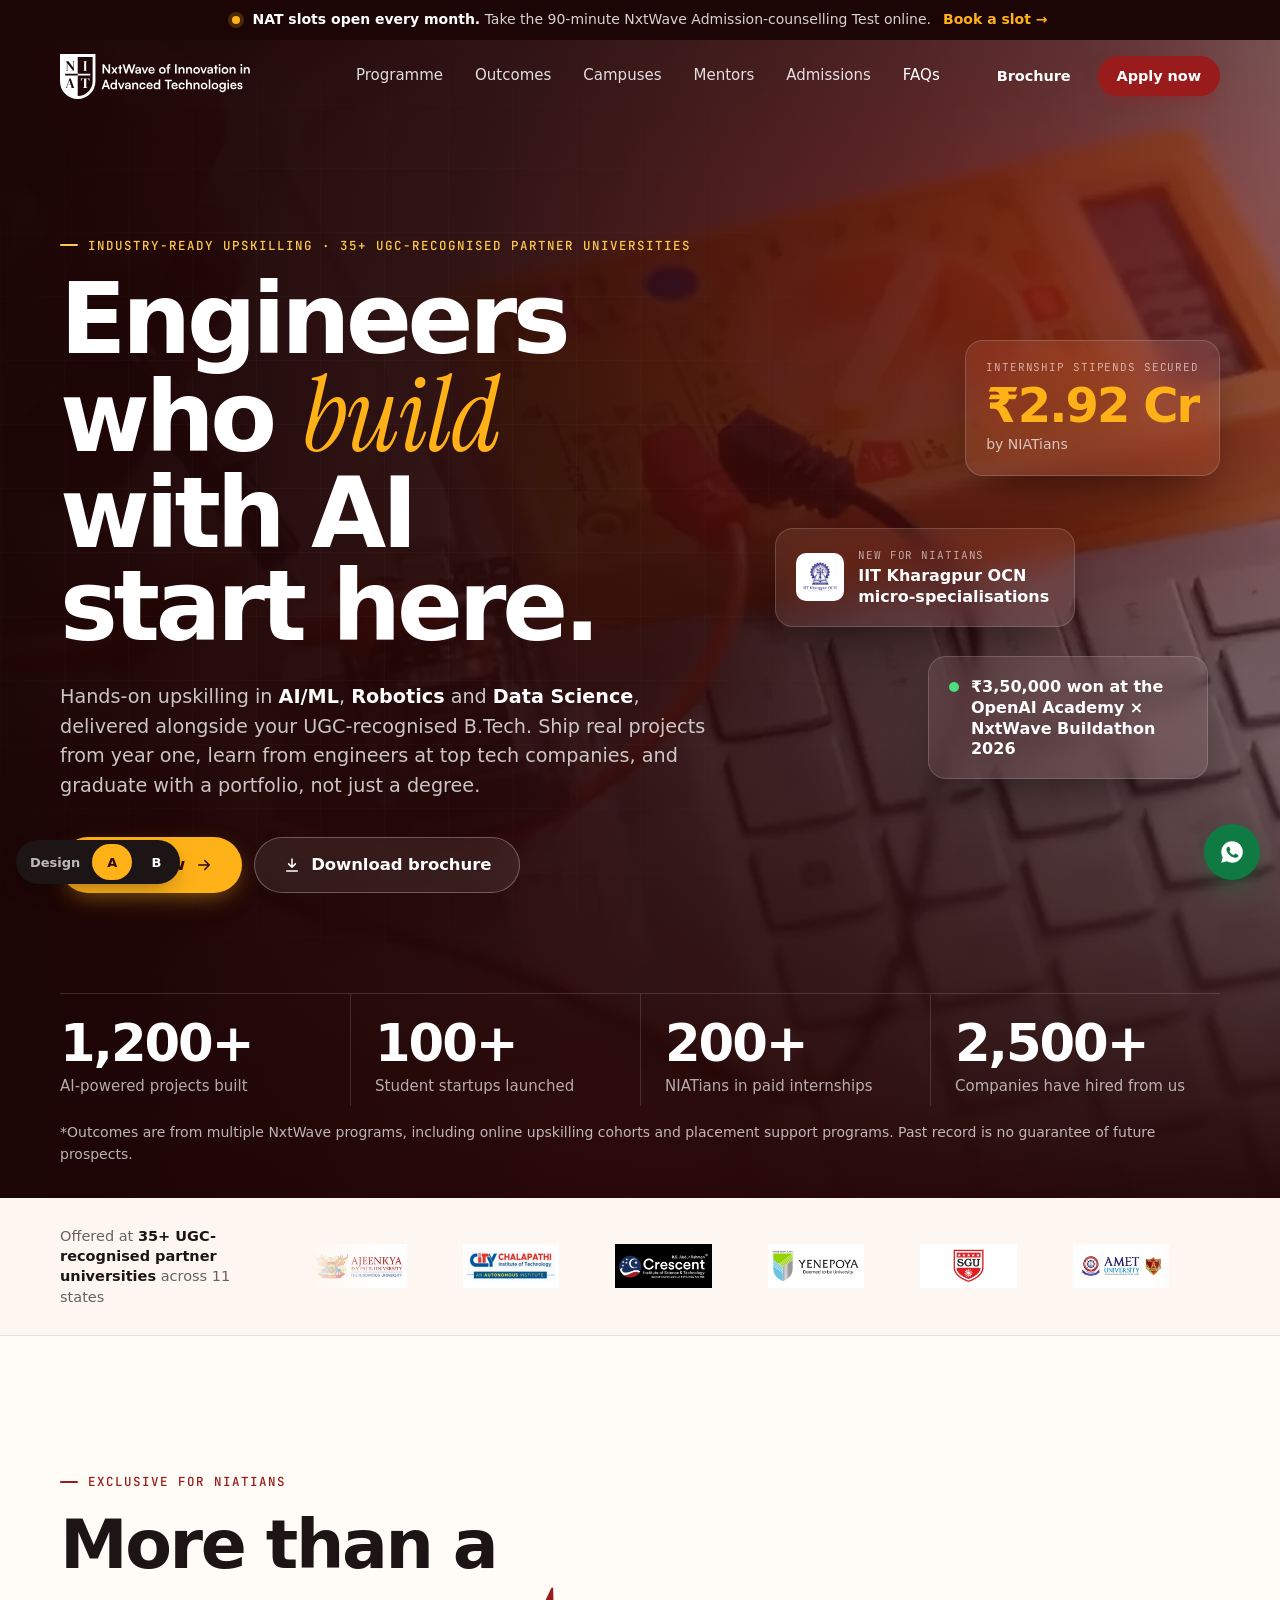
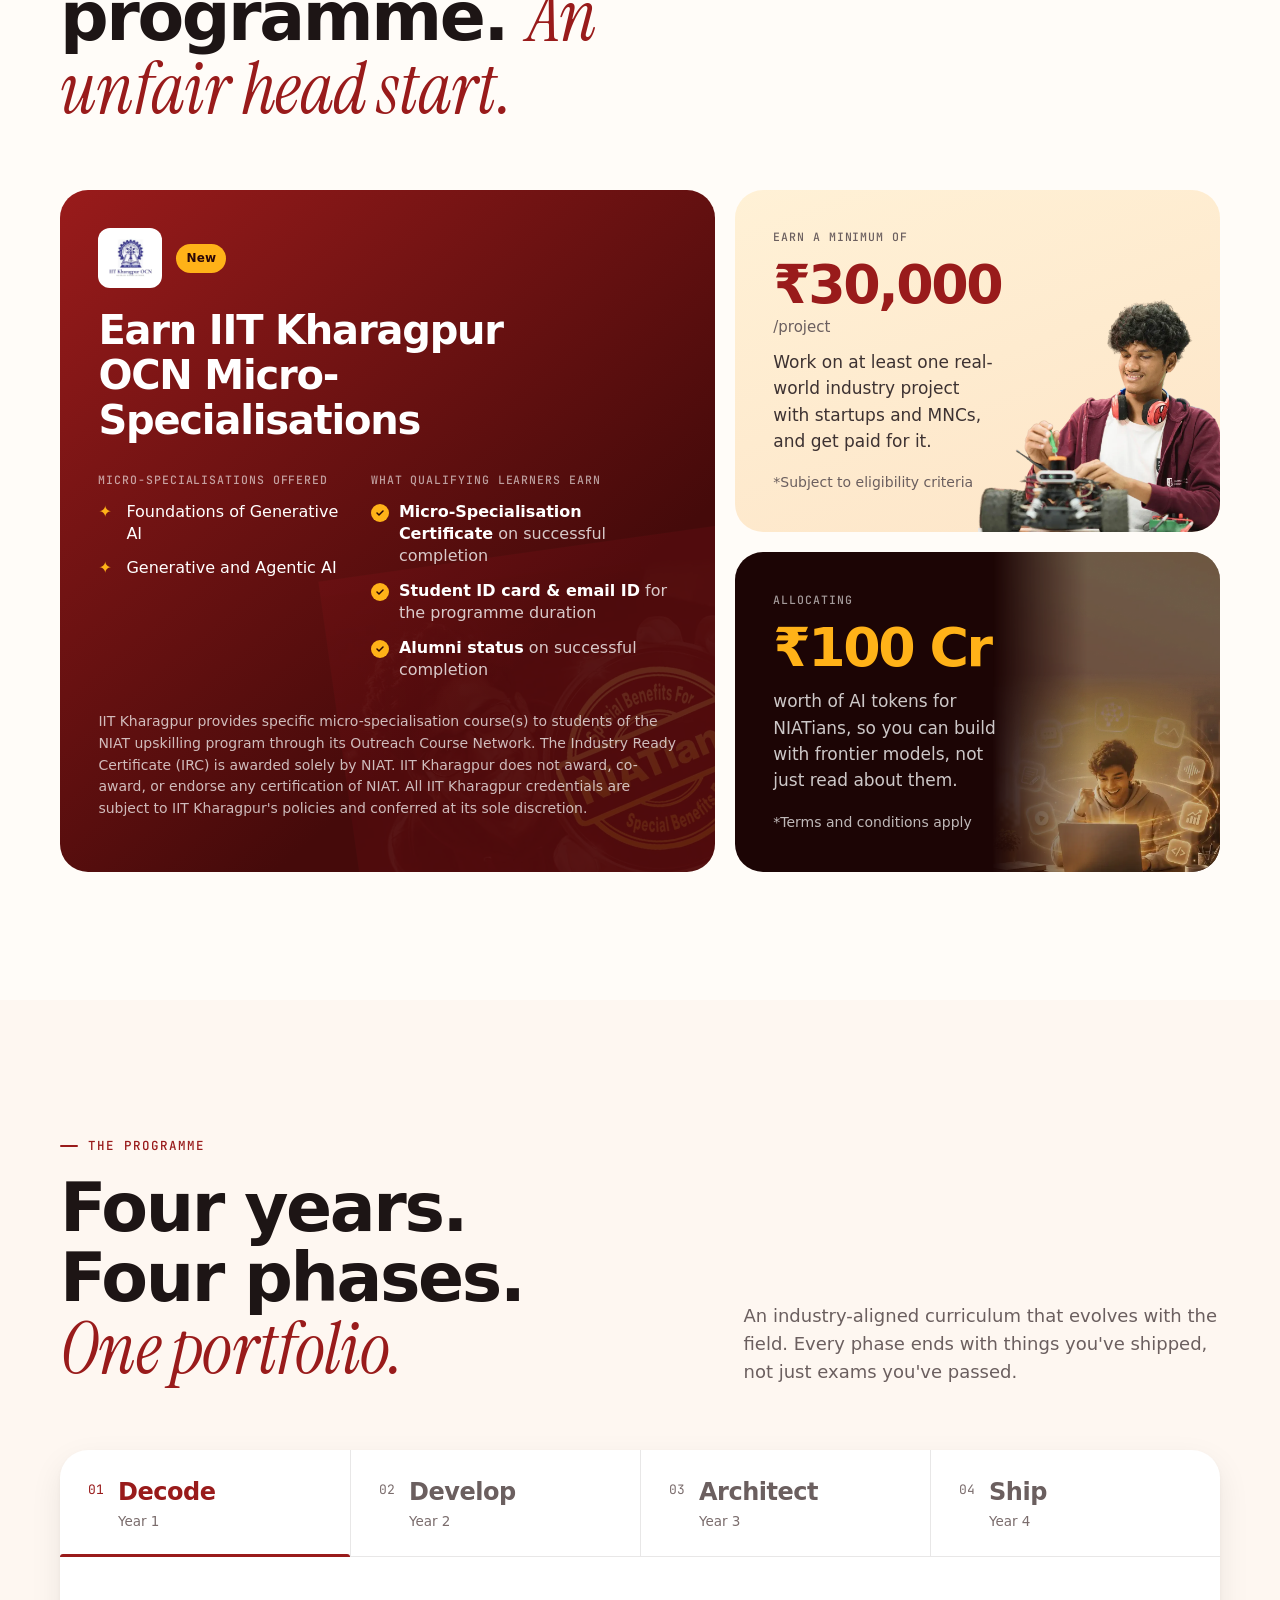
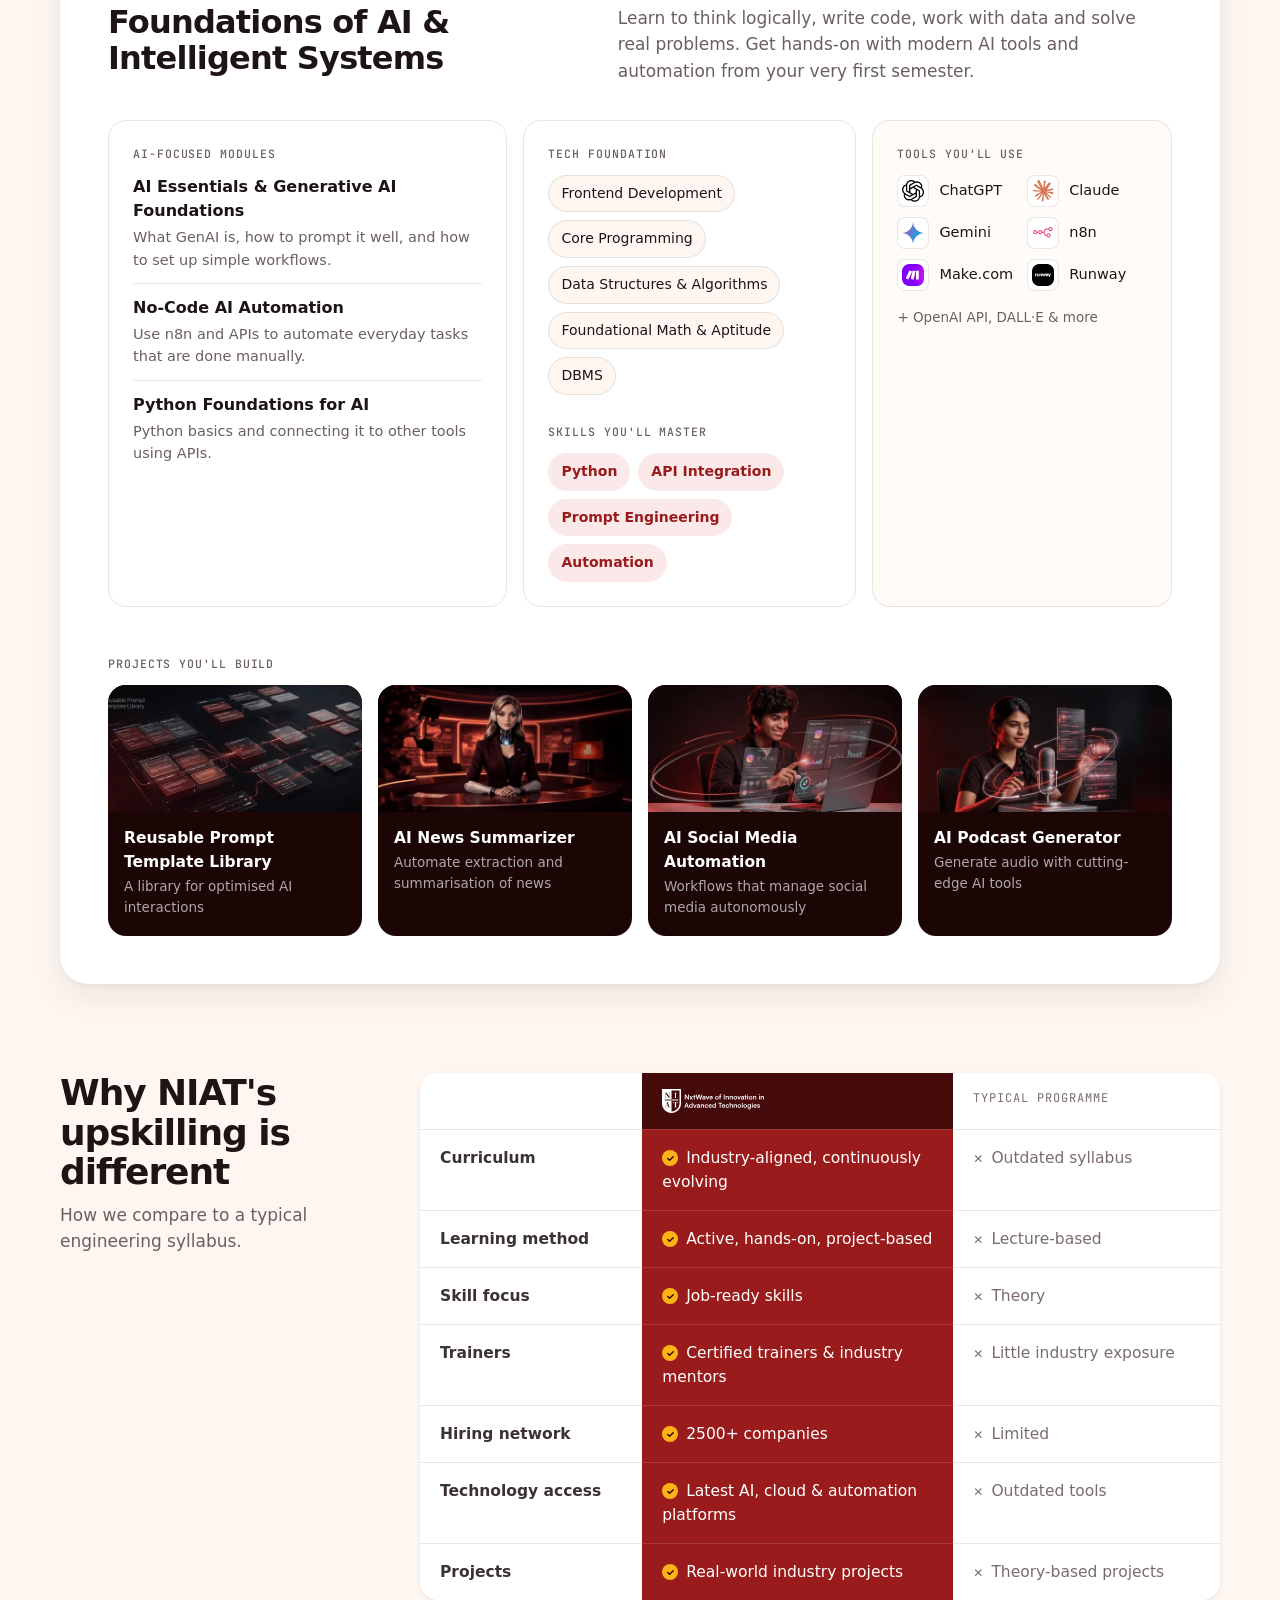
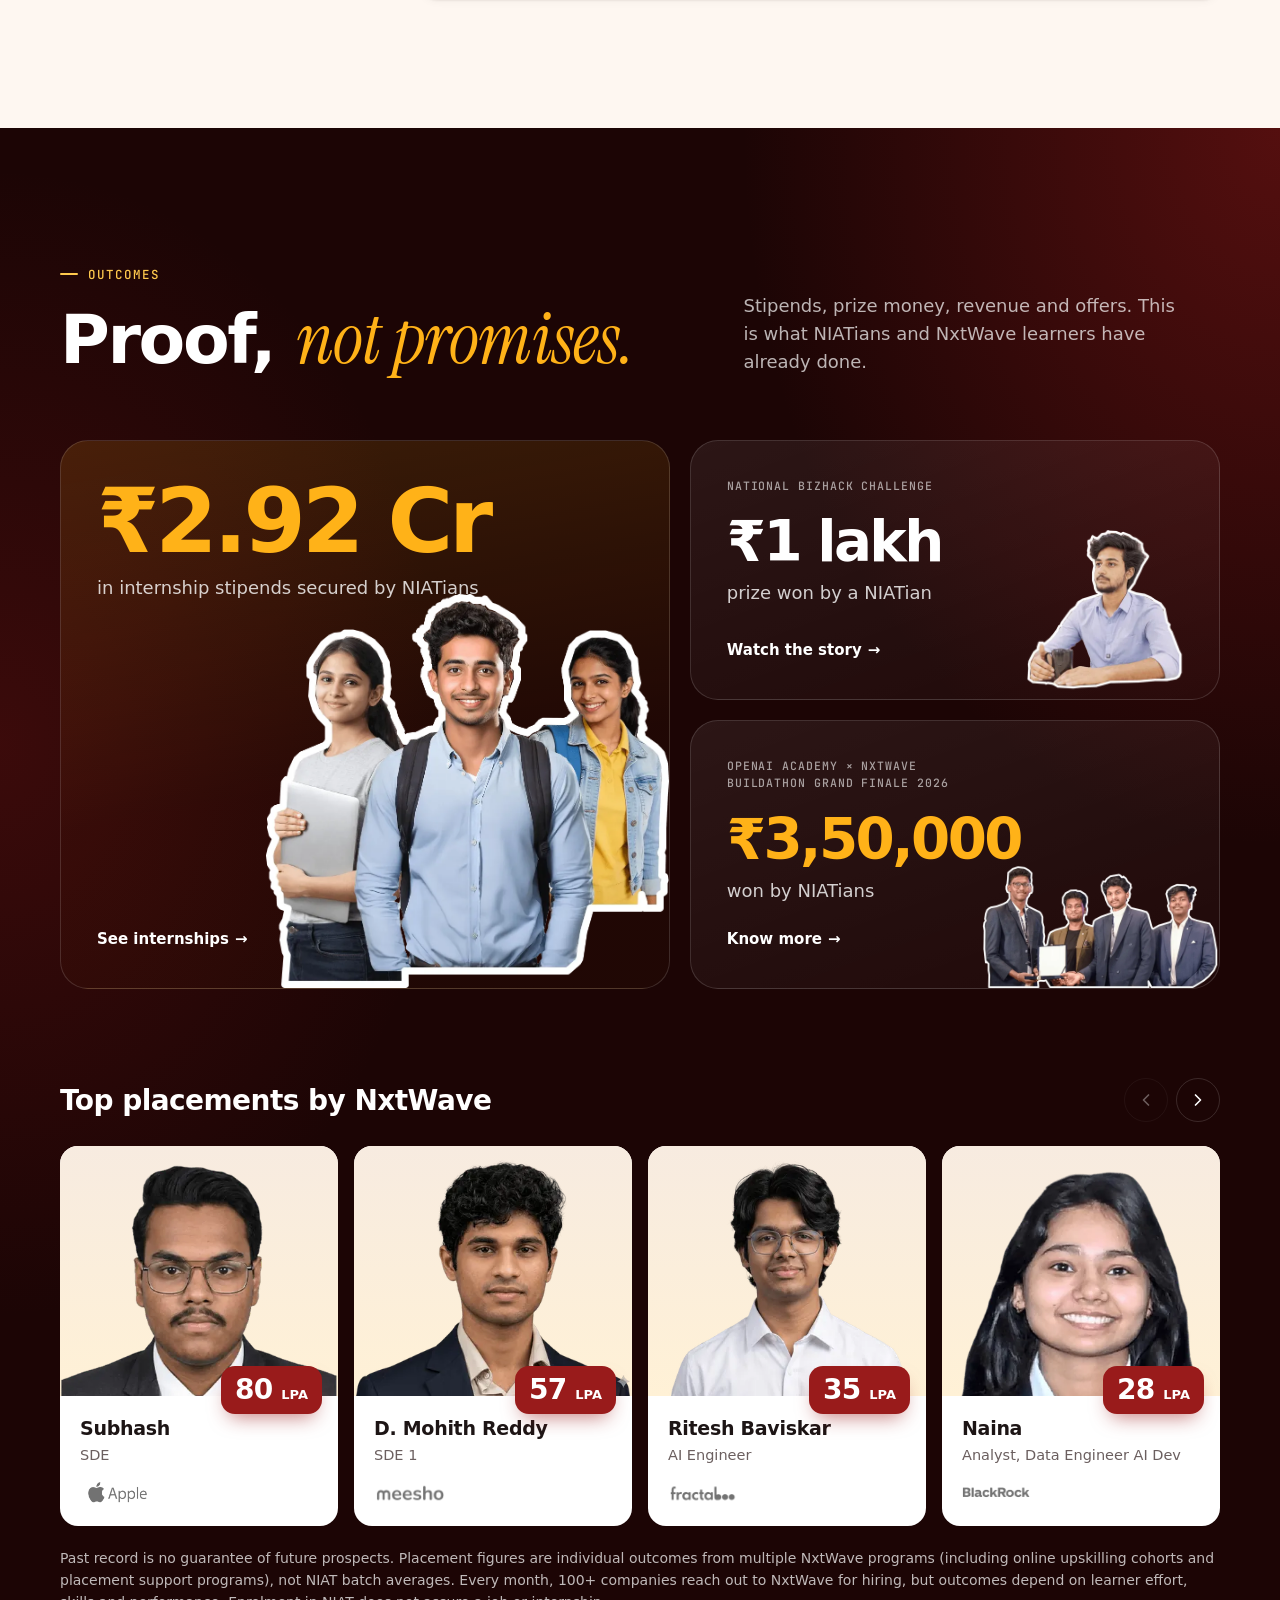
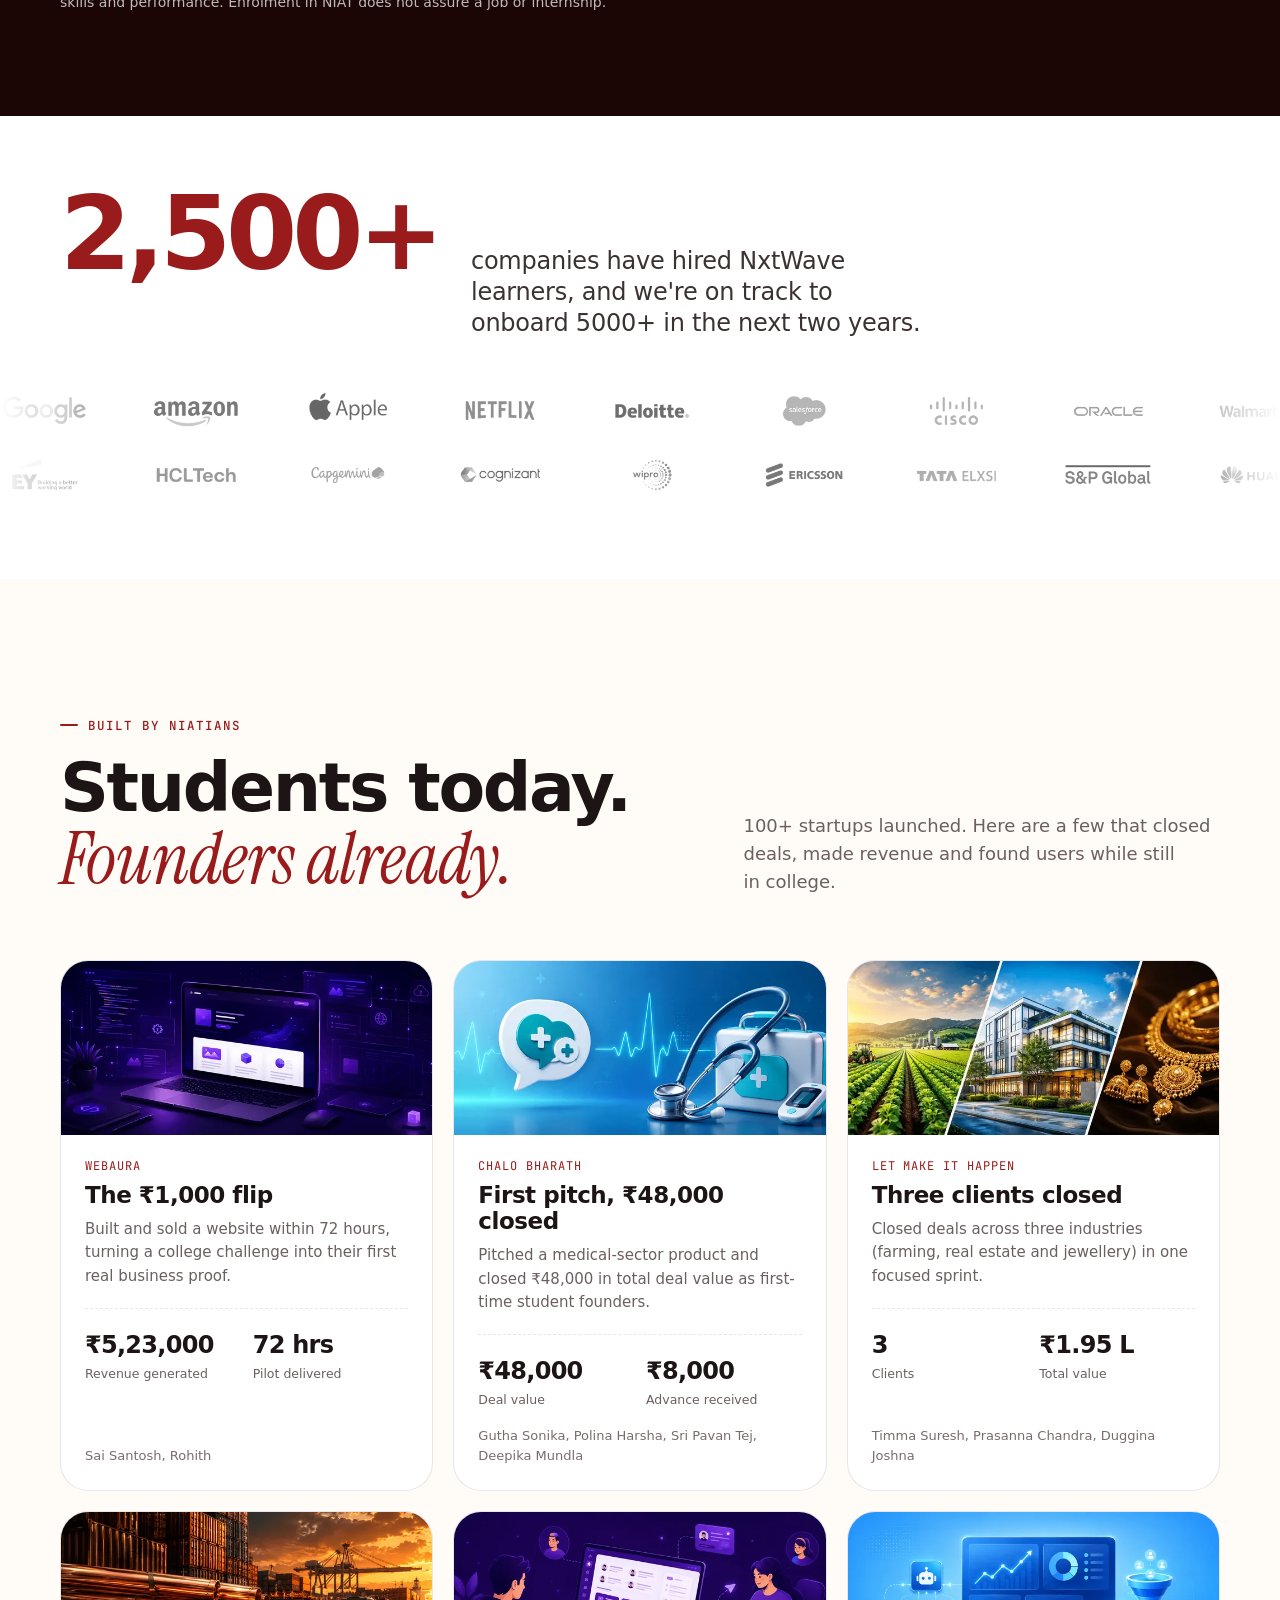
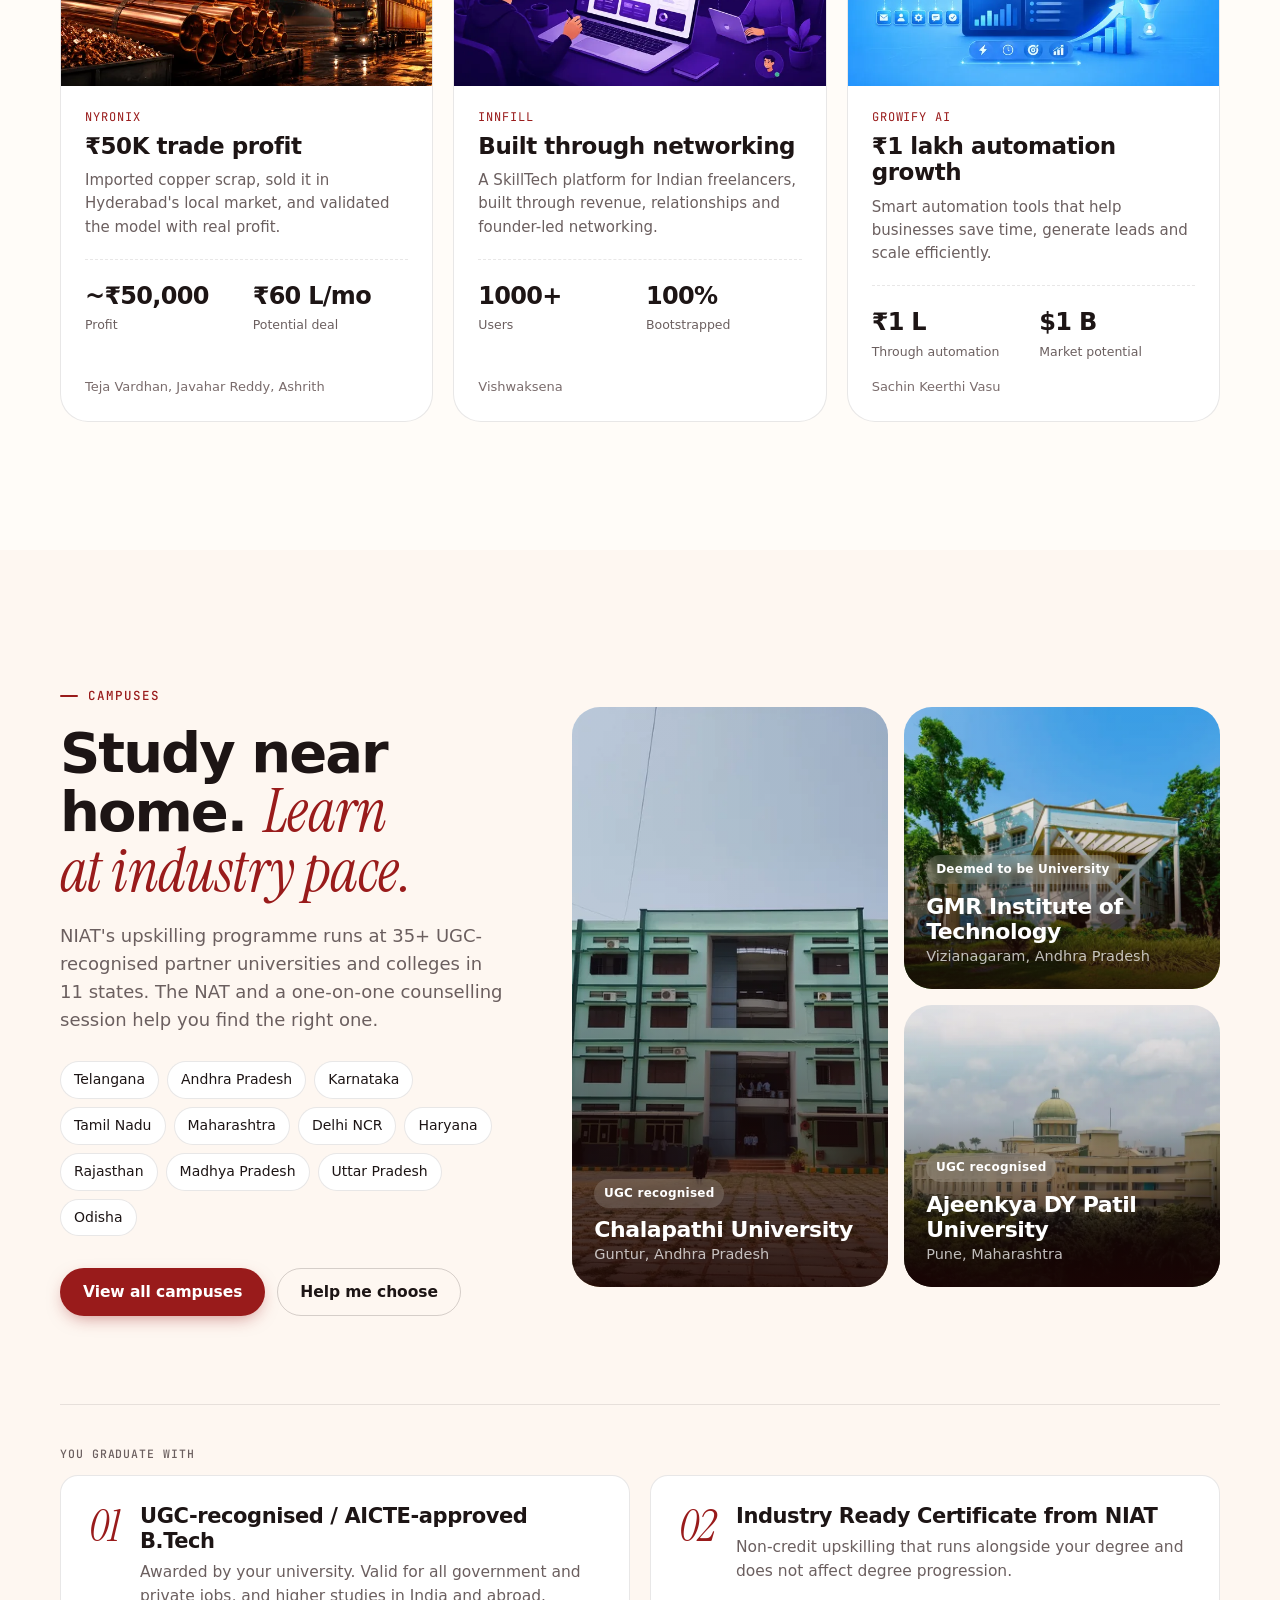
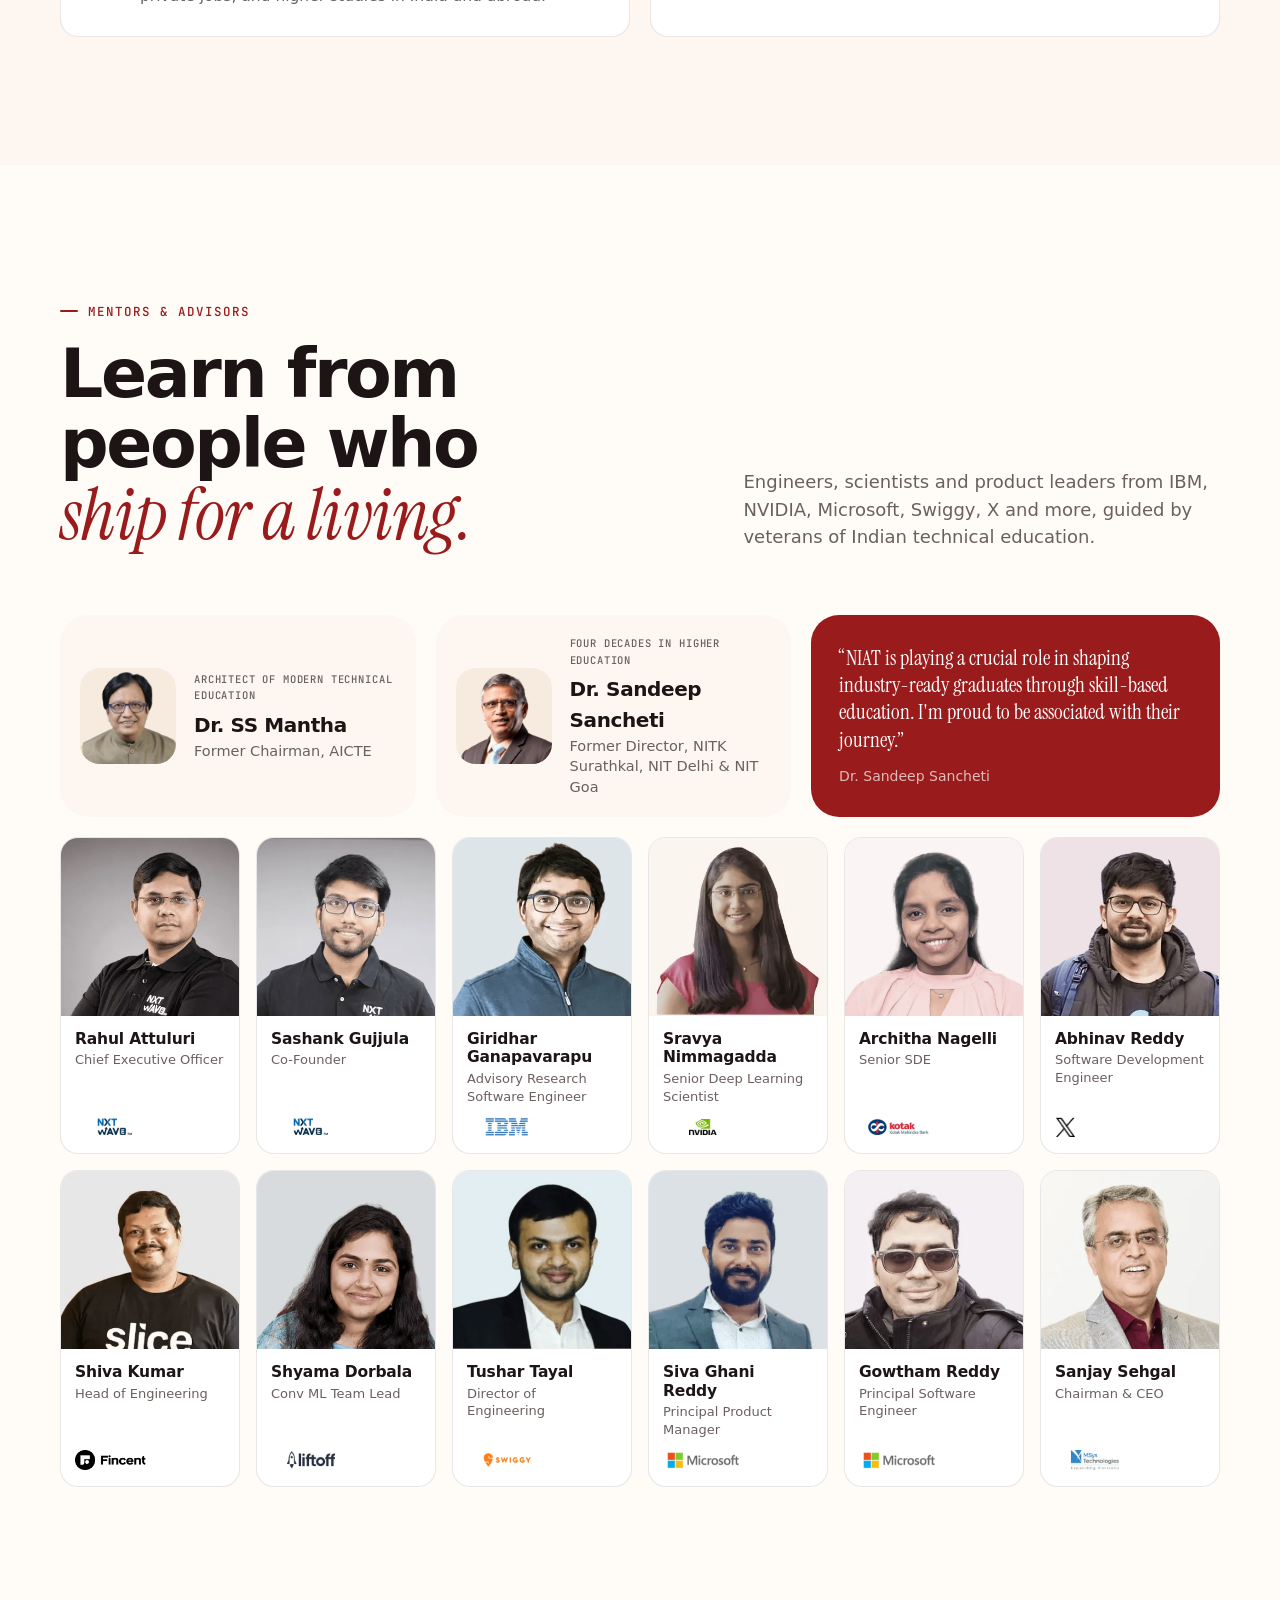
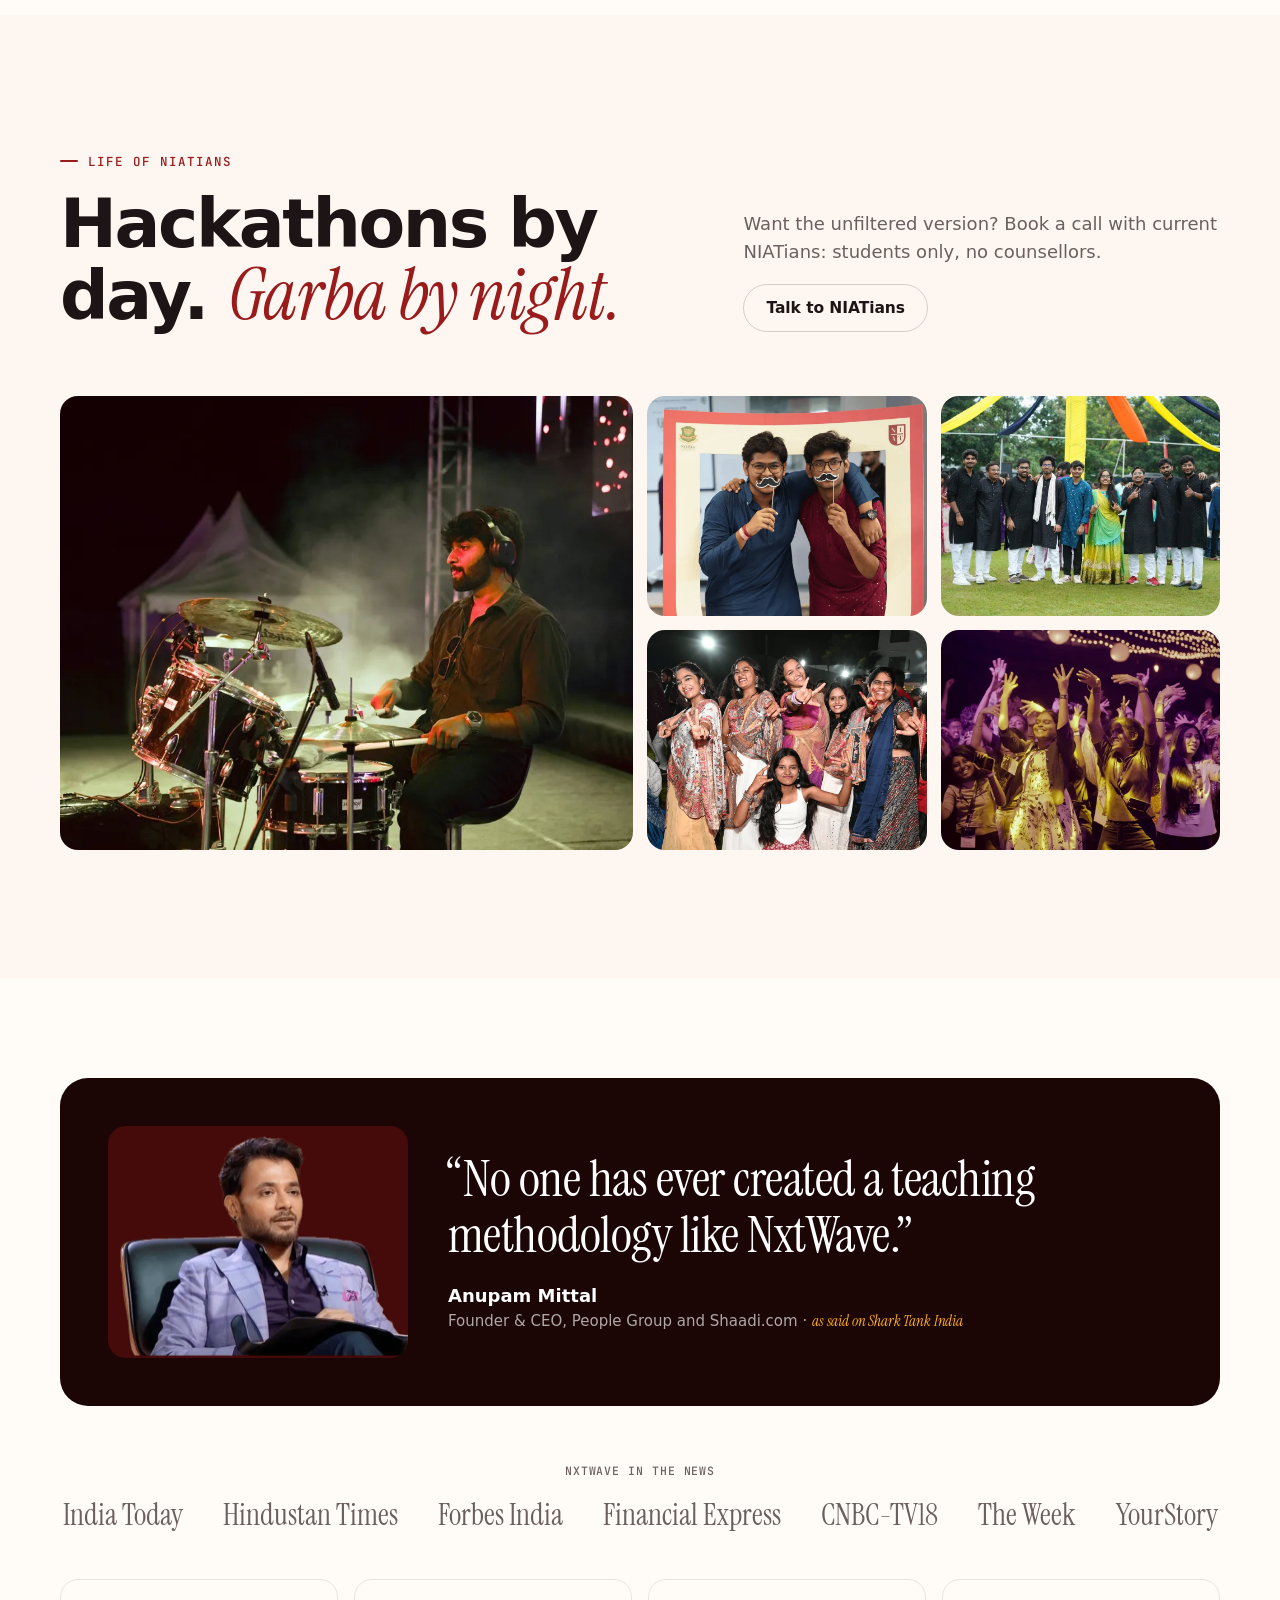
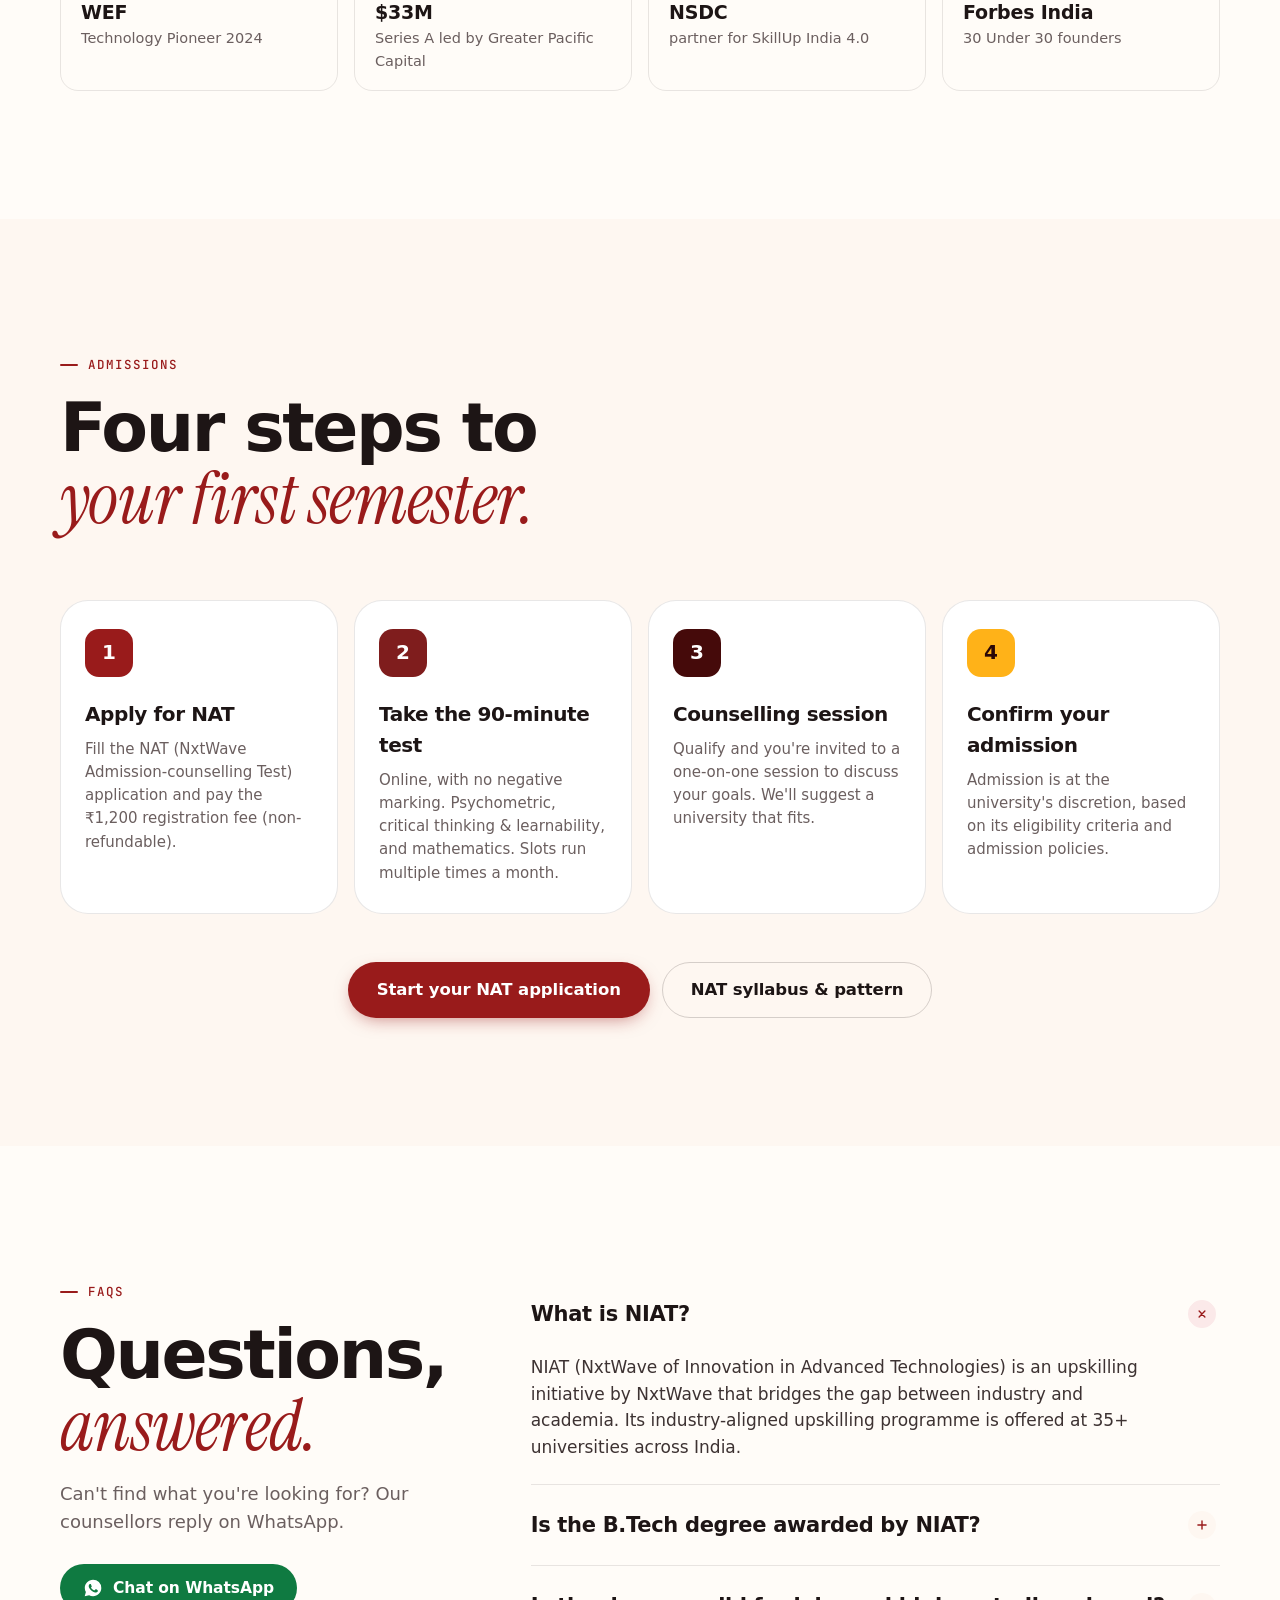
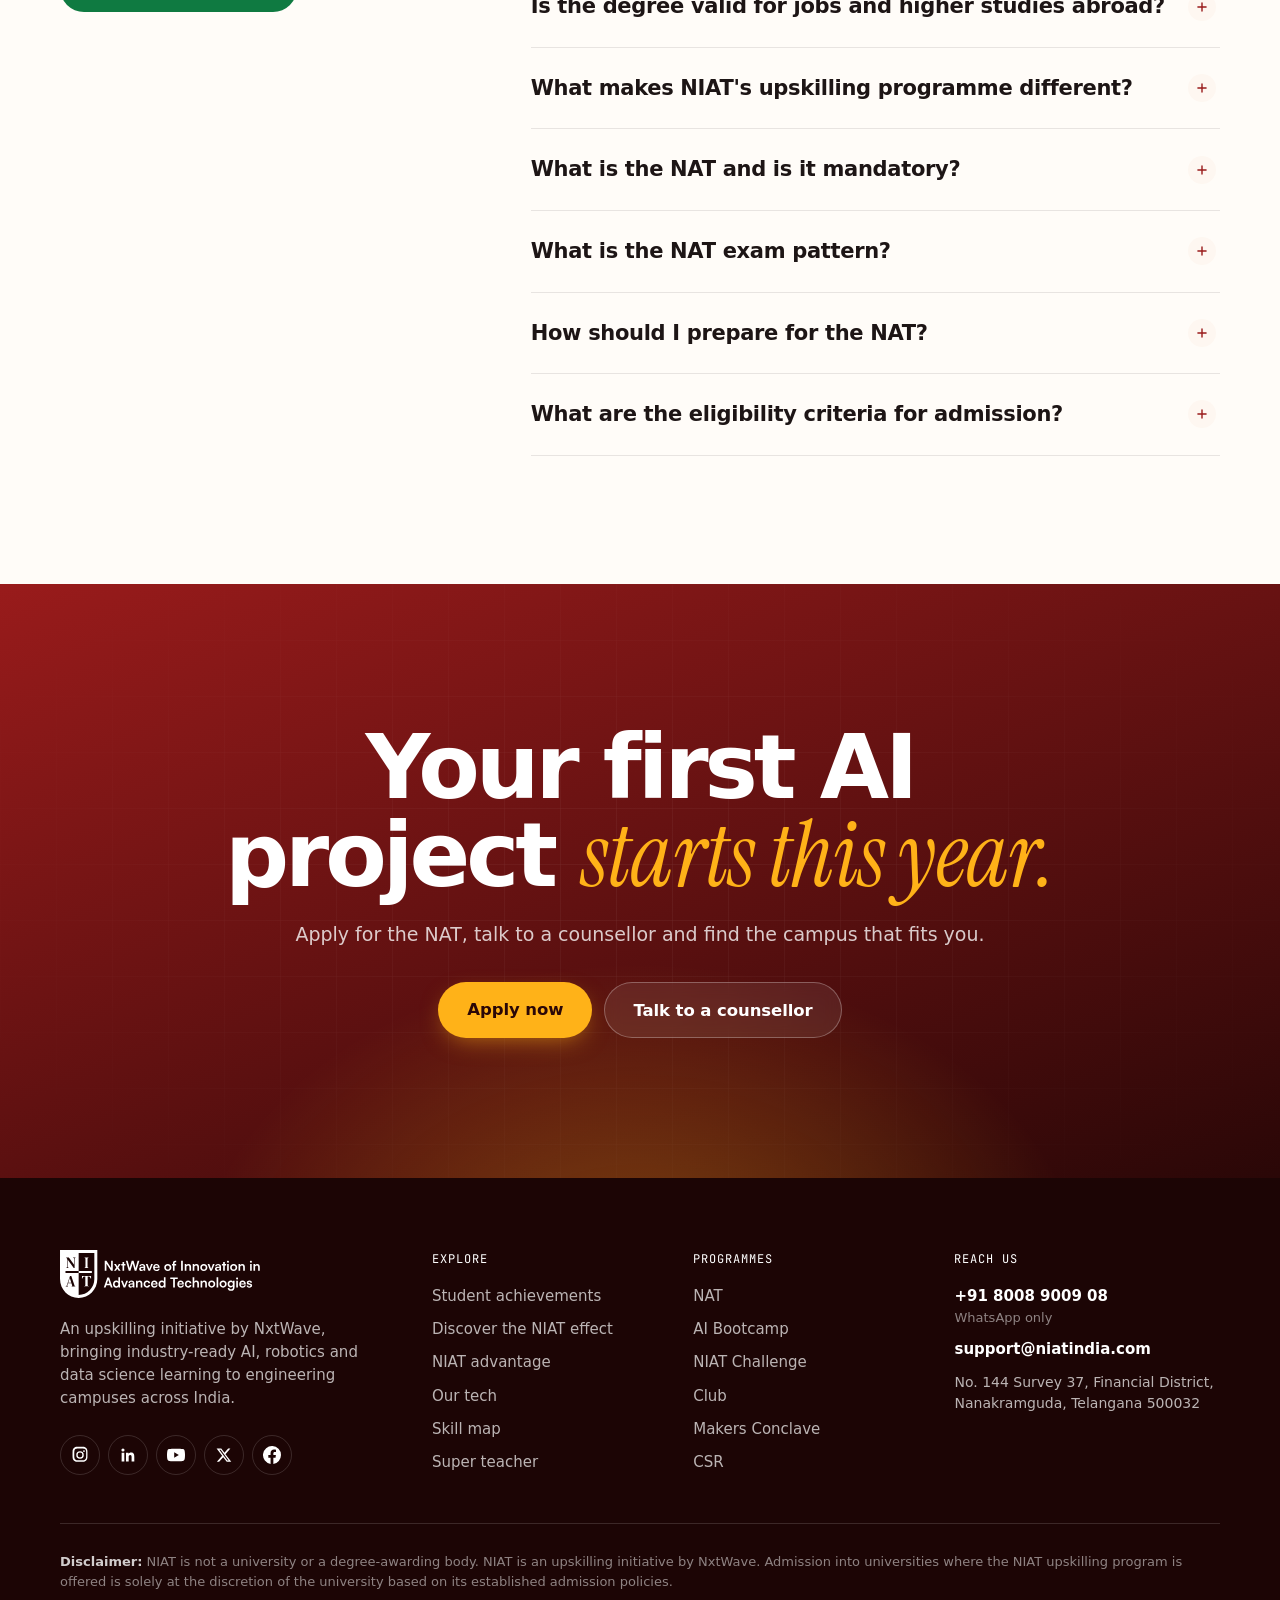
<file: index.html>
<!doctype html>
<html lang="en">
<head>
  <meta charset="utf-8" />
  <meta name="viewport" content="width=device-width, initial-scale=1" />
  <title>NIAT | Industry-ready AI, Robotics &amp; Data Science Upskilling</title>
  <meta name="description" content="NIAT (NxtWave of Innovation in Advanced Technologies) offers industry-ready upskilling in AI/ML, Robotics and Data Science alongside a UGC-recognised B.Tech at 35+ institutions across India." />
  <meta name="theme-color" content="#450A0A" />
  <link rel="canonical" href="https://www.niatindia.com/" />
  <link rel="icon" href="assets/img/favicon.svg" type="image/svg+xml" />

  <meta property="og:type" content="website" />
  <meta property="og:title" content="NIAT | Engineers who build with AI start here" />
  <meta property="og:description" content="Industry-ready upskilling in AI/ML, Robotics and Data Science at 35+ UGC-recognised partner universities." />
  <meta property="og:image" content="assets/img/hero-poster.webp" />
  <meta name="twitter:card" content="summary_large_image" />

  <link rel="preconnect" href="https://api.fontshare.com" crossorigin />
  <link rel="preconnect" href="https://fonts.googleapis.com" />
  <link rel="preconnect" href="https://fonts.gstatic.com" crossorigin />
  <link rel="stylesheet" href="https://api.fontshare.com/v2/css?f[]=satoshi@400,500,700,900&display=swap" />
  <link rel="stylesheet" href="https://fonts.googleapis.com/css2?family=Instrument+Serif:ital@0;1&family=JetBrains+Mono:wght@500&display=swap" />
  <link rel="preload" as="image" href="assets/img/hero-poster.webp" />
  <link rel="stylesheet" href="assets/css/styles.css" />

  <script type="application/ld+json">
  {
    "@context": "https://schema.org",
    "@type": "EducationalOrganization",
    "name": "NxtWave of Innovation in Advanced Technologies (NIAT)",
    "url": "https://www.niatindia.com/",
    "email": "support@niatindia.com",
    "address": {
      "@type": "PostalAddress",
      "streetAddress": "No. 144 Survey 37, Financial District, Nanakramguda",
      "addressRegion": "Telangana",
      "postalCode": "500032",
      "addressCountry": "IN"
    },
    "sameAs": [
      "https://www.instagram.com/niat_india/",
      "https://x.com/NIAT_India",
      "https://www.youtube.com/@NIATIndia.",
      "https://www.linkedin.com/school/nxtwave-of-innovation-in-advanced-technologies/"
    ]
  }
  </script>
</head>
<body>
  <a class="skip-link" href="#main">Skip to content</a>

  <!-- Announcement -->
  <aside class="announce" aria-label="Admissions announcement">
    <div class="container announce__inner">
      <span class="announce__dot" aria-hidden="true"></span>
      <p><strong>NAT slots open every month.</strong> <span class="hide-sm">Take the 90-minute NxtWave Admission-counselling Test online.</span></p>
      <a href="https://www.niatindia.com/assessment-test" class="announce__link">Book a slot <span aria-hidden="true">→</span></a>
    </div>
  </aside>

  <!-- Header -->
  <header class="header" data-header>
    <div class="container header__inner">
      <a href="#top" class="header__logo" aria-label="NIAT home">
        <img src="assets/img/logo-white.svg" alt="NIAT — NxtWave of Innovation in Advanced Technologies" class="logo logo--light" width="190" height="45" />
        <img src="assets/img/logo.svg" alt="" class="logo logo--dark" width="190" height="45" aria-hidden="true" />
      </a>
      <nav class="nav" aria-label="Primary">
        <ul class="nav__list">
          <li><a href="#programme">Programme</a></li>
          <li><a href="#outcomes">Outcomes</a></li>
          <li><a href="#campuses">Campuses</a></li>
          <li><a href="#mentors">Mentors</a></li>
          <li><a href="#admissions">Admissions</a></li>
          <li><a href="#faqs">FAQs</a></li>
        </ul>
      </nav>
      <div class="header__actions">
        <a class="btn btn--ghost btn--sm hide-md" href="https://forms.ccbp.in/register/niat-download-brochure?utm_source=niatindia-website&utm_medium=website&utm_campaign=header-download-brochure">Brochure</a>
        <a class="btn btn--primary btn--sm" href="https://apply.niatindia.com/login?utm_source=niatindia-website&utm_medium=website&utm_campaign=header-apply-now">Apply now</a>
        <button class="menu-btn" type="button" aria-label="Open menu" aria-expanded="false" aria-controls="mobile-nav" data-menu-btn>
          <span></span><span></span>
        </button>
      </div>
    </div>
    <div class="mobile-nav" id="mobile-nav" data-mobile-nav hidden>
      <ul>
        <li><a href="#programme">Programme</a></li>
        <li><a href="#outcomes">Outcomes</a></li>
        <li><a href="#campuses">Campuses</a></li>
        <li><a href="#mentors">Mentors</a></li>
        <li><a href="#admissions">Admissions</a></li>
        <li><a href="#faqs">FAQs</a></li>
      </ul>
      <div class="mobile-nav__cta">
        <a class="btn btn--primary" href="https://apply.niatindia.com/login?utm_source=niatindia-website&utm_medium=website&utm_campaign=mobile-nav-apply-now">Apply now</a>
        <a class="btn btn--outline" href="https://forms.ccbp.in/register/niat-download-brochure?utm_source=niatindia-website&utm_medium=website&utm_campaign=mobile-nav-download-brochure">Download brochure</a>
      </div>
    </div>
  </header>

  <main id="main">
    <!-- HERO -->
    <section class="hero" id="top">
      <div class="hero__media" aria-hidden="true">
        <video class="hero__video" muted loop playsinline preload="none" poster="assets/img/hero-poster.webp" data-hero-video>
          <source src="https://d14qv6cm1t62pm.cloudfront.net/framer-website/niat-website-framer/niat-wesbite-home-herosection-video-compressed.mp4" type="video/mp4" />
        </video>
        <div class="hero__scrim"></div>
        <div class="hero__grid"></div>
      </div>

      <div class="container hero__inner">
        <div class="hero__copy">
          <p class="eyebrow eyebrow--light reveal"><span class="eyebrow__tick"></span>Industry-ready upskilling · 35+ UGC-recognised partner universities</p>
          <h1 class="hero__title reveal">
            Engineers who <em>build</em> with&nbsp;AI start&nbsp;here.
          </h1>
          <p class="hero__lede reveal">
            Hands-on upskilling in <strong>AI/ML</strong>, <strong>Robotics</strong> and <strong>Data Science</strong>, delivered alongside your UGC-recognised B.Tech. Ship real projects from year one, learn from engineers at top tech companies, and graduate with a portfolio, not just a degree.
          </p>
          <div class="hero__ctas reveal">
            <a class="btn btn--amber btn--lg" href="https://apply.niatindia.com/login?utm_source=niatindia-website&utm_medium=website&utm_campaign=home-hero-apply-now">
              Apply now
              <svg width="18" height="18" viewBox="0 0 24 24" fill="none" aria-hidden="true"><path d="M5 12h14m-6-6 6 6-6 6" stroke="currentColor" stroke-width="2" stroke-linecap="round" stroke-linejoin="round"/></svg>
            </a>
            <a class="btn btn--glass btn--lg" href="https://forms.ccbp.in/register/niat-download-brochure?utm_source=niatindia-website&utm_medium=website&utm_campaign=home-hero-download-brochure">
              <svg width="18" height="18" viewBox="0 0 24 24" fill="none" aria-hidden="true"><path d="M12 4v11m0 0-4.5-4.5M12 15l4.5-4.5M5 20h14" stroke="currentColor" stroke-width="2" stroke-linecap="round" stroke-linejoin="round"/></svg>
              Download brochure
            </a>
          </div>
        </div>

        <aside class="hero__cards" aria-label="Highlights">
          <div class="float-card float-card--a reveal">
            <span class="float-card__label">Internship stipends secured</span>
            <span class="float-card__value">₹2.92 Cr</span>
            <span class="float-card__meta">by NIATians</span>
          </div>
          <div class="float-card float-card--b reveal">
            <img src="assets/img/iitkgp-ocn.webp" alt="" width="44" height="42" />
            <div>
              <span class="float-card__label">New for NIATians</span>
              <span class="float-card__title">IIT Kharagpur OCN micro-specialisations</span>
            </div>
          </div>
          <div class="float-card float-card--c reveal">
            <span class="pulse" aria-hidden="true"></span>
            <span class="float-card__title">₹3,50,000 won at the OpenAI Academy × NxtWave Buildathon 2026</span>
          </div>
        </aside>
      </div>

      <div class="container">
        <dl class="hero__stats reveal">
          <div class="stat"><dt>AI-powered projects built</dt><dd data-count="1200" data-suffix="+">1200+</dd></div>
          <div class="stat"><dt>Student startups launched</dt><dd data-count="100" data-suffix="+">100+</dd></div>
          <div class="stat"><dt>NIATians in paid internships</dt><dd data-count="200" data-suffix="+">200+</dd></div>
          <div class="stat"><dt>Companies have hired from us</dt><dd data-count="2500" data-suffix="+">2500+</dd></div>
        </dl>
        <p class="hero__foot">*Outcomes are from multiple NxtWave programs, including online upskilling cohorts and placement support programs. Past record is no guarantee of future prospects.</p>
      </div>
    </section>

    <!-- UNIVERSITY STRIP -->
    <section class="strip" aria-label="Partner institutions">
      <div class="container strip__inner">
        <p class="strip__label">Offered at <strong>35+ UGC-recognised partner universities</strong> across 11 states</p>
        <div class="marquee" data-marquee>
          <div class="marquee__track">
            <img src="assets/img/uni-ajeenkya.webp" alt="Ajeenkya DY Patil University" loading="lazy" />
            <img src="assets/img/uni-chalapathi.webp" alt="Chalapathi Institute of Technology" loading="lazy" />
            <img src="assets/img/uni-crescent.webp" alt="B.S. Abdur Rahman Crescent Institute of Science and Technology" loading="lazy" />
            <img src="assets/img/uni-yenepoya.webp" alt="Yenepoya University" loading="lazy" />
            <img src="assets/img/uni-sgu.webp" alt="Sanjay Ghodawat University" loading="lazy" />
            <img src="assets/img/uni-amet.webp" alt="AMET University" loading="lazy" />
            <img src="assets/img/uni-vgu.webp" alt="Vivekananda Global University" loading="lazy" />
            <img src="assets/img/uni-svyasa.webp" alt="S-VYASA Deemed to be University" loading="lazy" />
            <img src="assets/img/uni-annamacharya.webp" alt="Annamacharya University" loading="lazy" />
            <img src="assets/img/uni-noida-intl.webp" alt="Noida International University" loading="lazy" />
          </div>
        </div>
      </div>
    </section>

    <!-- BENEFITS -->
    <section class="section benefits" id="benefits">
      <div class="container">
        <header class="section-head">
          <p class="eyebrow">Exclusive for NIATians</p>
          <h2 class="section-title">More than a programme. <em>An unfair head start.</em></h2>
        </header>

        <div class="bento">
          <article class="card card--wine bento__kgp reveal">
            <div class="card__body">
              <div class="kgp-head">
                <img src="assets/img/iitkgp-ocn.webp" alt="IIT Kharagpur Outreach Course Network" class="kgp-logo" width="64" height="60" loading="lazy" />
                <span class="tag tag--amber">New</span>
              </div>
              <h3 class="card__title card__title--xl">Earn IIT Kharagpur OCN Micro-Specialisations</h3>
              <div class="kgp-cols">
                <div>
                  <p class="mini-label">Micro-specialisations offered</p>
                  <ul class="list-star">
                    <li>Foundations of Generative AI</li>
                    <li>Generative and Agentic AI</li>
                  </ul>
                </div>
                <div>
                  <p class="mini-label">What qualifying learners earn</p>
                  <ul class="list-check">
                    <li><strong>Micro-Specialisation Certificate</strong> on successful completion</li>
                    <li><strong>Student ID card &amp; email ID</strong> for the programme duration</li>
                    <li><strong>Alumni status</strong> on successful completion</li>
                  </ul>
                </div>
              </div>
              <p class="fineprint fineprint--light">IIT Kharagpur provides specific micro-specialisation course(s) to students of the NIAT upskilling program through its Outreach Course Network. The Industry Ready Certificate (IRC) is awarded solely by NIAT. IIT Kharagpur does not award, co-award, or endorse any certification of NIAT. All IIT Kharagpur credentials are subject to IIT Kharagpur's policies and conferred at its sole discretion.</p>
            </div>
            <img class="bento__kgp-art" src="assets/img/niatians-badge.webp" alt="" loading="lazy" />
          </article>

          <article class="card card--sand bento__money reveal">
            <div class="card__body">
              <p class="mini-label">Earn a minimum of</p>
              <p class="big-num">₹30,000<span>/project</span></p>
              <p class="card__text">Work on at least one real-world industry project with startups and MNCs, and get paid for it.</p>
              <p class="fineprint">*Subject to eligibility criteria</p>
            </div>
            <img class="bento__art" src="assets/img/benefit-project.webp" alt="NIATian building a robotics project" loading="lazy" />
          </article>

          <article class="card card--ink bento__tokens reveal">
            <div class="card__body">
              <p class="mini-label mini-label--light">Allocating</p>
              <p class="big-num big-num--amber">₹100 Cr</p>
              <p class="card__text card__text--light">worth of AI tokens for NIATians, so you can build with frontier models, not just read about them.</p>
              <p class="fineprint fineprint--light">*Terms and conditions apply</p>
            </div>
            <img class="bento__art bento__art--fade" src="assets/img/benefit-tokens.webp" alt="" loading="lazy" />
          </article>
        </div>
      </div>
    </section>

    <!-- CURRICULUM -->
    <section class="section curriculum" id="programme">
      <div class="container">
        <header class="section-head section-head--split">
          <div>
            <p class="eyebrow">The programme</p>
            <h2 class="section-title">Four years. Four phases. <em>One portfolio.</em></h2>
          </div>
          <p class="section-lede">An industry-aligned curriculum that evolves with the field. Every phase ends with things you've shipped, not just exams you've passed.</p>
        </header>

        <div class="phases" data-tabs>
          <div class="phases__tabs" role="tablist" aria-label="Curriculum phases">
            <button role="tab" id="tab-1" aria-controls="panel-1" aria-selected="true" class="phase-tab">
              <span class="phase-tab__num">01</span>
              <span class="phase-tab__name">Decode</span>
              <span class="phase-tab__year">Year 1</span>
            </button>
            <button role="tab" id="tab-2" aria-controls="panel-2" aria-selected="false" tabindex="-1" class="phase-tab">
              <span class="phase-tab__num">02</span>
              <span class="phase-tab__name">Develop</span>
              <span class="phase-tab__year">Year 2</span>
            </button>
            <button role="tab" id="tab-3" aria-controls="panel-3" aria-selected="false" tabindex="-1" class="phase-tab">
              <span class="phase-tab__num">03</span>
              <span class="phase-tab__name">Architect</span>
              <span class="phase-tab__year">Year 3</span>
            </button>
            <button role="tab" id="tab-4" aria-controls="panel-4" aria-selected="false" tabindex="-1" class="phase-tab">
              <span class="phase-tab__num">04</span>
              <span class="phase-tab__name">Ship</span>
              <span class="phase-tab__year">Year 4</span>
            </button>
            <span class="phases__progress" aria-hidden="true"></span>
          </div>

          <div class="phase-panel" role="tabpanel" id="panel-1" aria-labelledby="tab-1">
            <div class="phase-panel__intro">
              <h3>Foundations of AI &amp; Intelligent Systems</h3>
              <p>Learn to think logically, write code, work with data and solve real problems. Get hands-on with modern AI tools and automation from your very first semester.</p>
            </div>
            <div class="phase-grid">
              <div class="phase-box">
                <p class="mini-label">AI-focused modules</p>
                <ul class="module-list">
                  <li><strong>AI Essentials &amp; Generative AI Foundations</strong><span>What GenAI is, how to prompt it well, and how to set up simple workflows.</span></li>
                  <li><strong>No-Code AI Automation</strong><span>Use n8n and APIs to automate everyday tasks that are done manually.</span></li>
                  <li><strong>Python Foundations for AI</strong><span>Python basics and connecting it to other tools using APIs.</span></li>
                </ul>
              </div>
              <div class="phase-box">
                <p class="mini-label">Tech foundation</p>
                <ul class="pill-list">
                  <li>Frontend Development</li>
                  <li>Core Programming</li>
                  <li>Data Structures &amp; Algorithms</li>
                  <li>Foundational Math &amp; Aptitude</li>
                  <li>DBMS</li>
                </ul>
                <p class="mini-label mt">Skills you'll master</p>
                <ul class="pill-list pill-list--accent">
                  <li>Python</li><li>API Integration</li><li>Prompt Engineering</li><li>Automation</li>
                </ul>
              </div>
              <div class="phase-box phase-box--tools">
                <p class="mini-label">Tools you'll use</p>
                <ul class="tool-list">
                  <li><img src="assets/img/tool-openai.webp" alt="" loading="lazy" />ChatGPT</li>
                  <li><img src="assets/img/tool-claude.webp" alt="" loading="lazy" />Claude</li>
                  <li><img src="assets/img/tool-gemini.webp" alt="" loading="lazy" />Gemini</li>
                  <li><img src="assets/img/tool-n8n.webp" alt="" loading="lazy" />n8n</li>
                  <li><img src="assets/img/tool-make.webp" alt="" loading="lazy" />Make.com</li>
                  <li><img src="assets/img/tool-runway.webp" alt="" loading="lazy" />Runway</li>
                </ul>
                <p class="tool-more">+ OpenAI API, DALL·E &amp; more</p>
              </div>
            </div>
            <p class="mini-label mt-lg">Projects you'll build</p>
            <div class="project-row">
              <figure class="project"><img src="assets/img/proj-1.webp" alt="" loading="lazy" /><figcaption><strong>Reusable Prompt Template Library</strong>A library for optimised AI interactions</figcaption></figure>
              <figure class="project"><img src="assets/img/proj-2.webp" alt="" loading="lazy" /><figcaption><strong>AI News Summarizer</strong>Automate extraction and summarisation of news</figcaption></figure>
              <figure class="project"><img src="assets/img/proj-3.webp" alt="" loading="lazy" /><figcaption><strong>AI Social Media Automation</strong>Workflows that manage social media autonomously</figcaption></figure>
              <figure class="project"><img src="assets/img/proj-4.webp" alt="" loading="lazy" /><figcaption><strong>AI Podcast Generator</strong>Generate audio with cutting-edge AI tools</figcaption></figure>
            </div>
          </div>

          <div class="phase-panel" role="tabpanel" id="panel-2" aria-labelledby="tab-2" hidden>
            <div class="phase-panel__intro">
              <h3>Designing AI Systems &amp; Autonomous Agents</h3>
              <p>Go deeper into how AI systems are built. Learn how AI thinks, uses tools, and works on its own to solve real problems.</p>
            </div>
            <div class="phase-teaser">
              <div class="phase-teaser__chips"><span>AI agents</span><span>Tool use</span><span>System design</span><span>Autonomous workflows</span></div>
              <a class="btn btn--outline" href="https://forms.ccbp.in/register/niat-download-brochure?utm_source=niatindia-website&utm_medium=website&utm_campaign=curriculum-phase-2">See the full Year 2 breakdown in the brochure</a>
            </div>
          </div>

          <div class="phase-panel" role="tabpanel" id="panel-3" aria-labelledby="tab-3" hidden>
            <div class="phase-panel__intro">
              <h3>Scaling AI Systems: Deep Learning, Vision &amp; Production AI</h3>
              <p>Move from building projects to creating advanced AI systems that run at scale in real-world environments. Use deep learning, computer vision, NLP and cloud tools to tackle bigger, more complex problems.</p>
            </div>
            <div class="phase-teaser">
              <div class="phase-teaser__chips"><span>Deep learning</span><span>Computer vision</span><span>NLP</span><span>Cloud &amp; production</span></div>
              <a class="btn btn--outline" href="https://forms.ccbp.in/register/niat-download-brochure?utm_source=niatindia-website&utm_medium=website&utm_campaign=curriculum-phase-3">See the full Year 3 breakdown in the brochure</a>
            </div>
          </div>

          <div class="phase-panel" role="tabpanel" id="panel-4" aria-labelledby="tab-4" hidden>
            <div class="phase-panel__intro">
              <h3>Physical AI Systems, Robotics &amp; Autonomous Intelligence</h3>
              <p>Go beyond software. Build intelligent systems that work with real hardware, respond to the physical world, and make decisions on their own.</p>
            </div>
            <div class="phase-teaser">
              <div class="phase-teaser__chips"><span>Robotics</span><span>Physical AI</span><span>Embedded systems</span><span>Autonomy</span></div>
              <a class="btn btn--outline" href="https://forms.ccbp.in/register/niat-download-brochure?utm_source=niatindia-website&utm_medium=website&utm_campaign=curriculum-phase-4">See the full Year 4 breakdown in the brochure</a>
            </div>
          </div>
        </div>

        <div class="compare reveal" id="why-niat">
          <div class="compare__head">
            <h3 class="compare__title">Why NIAT's upskilling is different</h3>
            <p>How we compare to a typical engineering syllabus.</p>
          </div>
          <div class="compare__table" role="table" aria-label="NIAT compared with typical programmes">
            <div class="compare__row compare__row--head" role="row">
              <span role="columnheader"><span class="sr-only">Aspect</span></span>
              <span role="columnheader" class="col-niat"><img src="assets/img/logo-white.svg" alt="NIAT" width="110" height="26" /></span>
              <span role="columnheader">Typical programme</span>
            </div>
            <div class="compare__row" role="row"><span role="rowheader">Curriculum</span><span role="cell" class="col-niat">Industry-aligned, continuously evolving</span><span role="cell">Outdated syllabus</span></div>
            <div class="compare__row" role="row"><span role="rowheader">Learning method</span><span role="cell" class="col-niat">Active, hands-on, project-based</span><span role="cell">Lecture-based</span></div>
            <div class="compare__row" role="row"><span role="rowheader">Skill focus</span><span role="cell" class="col-niat">Job-ready skills</span><span role="cell">Theory</span></div>
            <div class="compare__row" role="row"><span role="rowheader">Trainers</span><span role="cell" class="col-niat">Certified trainers &amp; industry mentors</span><span role="cell">Little industry exposure</span></div>
            <div class="compare__row" role="row"><span role="rowheader">Hiring network</span><span role="cell" class="col-niat">2500+ companies</span><span role="cell">Limited</span></div>
            <div class="compare__row" role="row"><span role="rowheader">Technology access</span><span role="cell" class="col-niat">Latest AI, cloud &amp; automation platforms</span><span role="cell">Outdated tools</span></div>
            <div class="compare__row" role="row"><span role="rowheader">Projects</span><span role="cell" class="col-niat">Real-world industry projects</span><span role="cell">Theory-based projects</span></div>
          </div>
        </div>
      </div>
    </section>

    <!-- OUTCOMES -->
    <section class="section outcomes" id="outcomes">
      <div class="container">
        <header class="section-head section-head--split">
          <div>
            <p class="eyebrow eyebrow--light">Outcomes</p>
            <h2 class="section-title section-title--light">Proof, <em>not promises.</em></h2>
          </div>
          <p class="section-lede section-lede--light">Stipends, prize money, revenue and offers. This is what NIATians and NxtWave learners have already done.</p>
        </header>

        <div class="wins">
          <article class="win win--stipend reveal">
            <div class="win__copy">
              <p class="big-num big-num--amber">₹2.92 Cr</p>
              <p class="win__text">in internship stipends secured by NIATians</p>
              <a class="link-arrow link-arrow--light" href="https://www.niatindia.com/student-internships">See internships <span aria-hidden="true">→</span></a>
            </div>
            <img src="assets/img/ach-stipends.webp" alt="NIATian interns" loading="lazy" />
          </article>
          <article class="win win--bizhack reveal">
            <div class="win__copy">
              <p class="mini-label mini-label--light">National Bizhack Challenge</p>
              <p class="big-num">₹1 lakh</p>
              <p class="win__text">prize won by a NIATian</p>
              <a class="link-arrow link-arrow--light" href="https://youtu.be/eEpTRNg0k-c">Watch the story <span aria-hidden="true">→</span></a>
            </div>
            <img src="assets/img/ach-bizhack.webp" alt="Bizhack winner" loading="lazy" />
          </article>
          <article class="win win--buildathon reveal">
            <div class="win__copy">
              <p class="mini-label mini-label--light">OpenAI Academy × NxtWave Buildathon Grand Finale 2026</p>
              <p class="big-num big-num--amber">₹3,50,000</p>
              <p class="win__text">won by NIATians</p>
              <a class="link-arrow link-arrow--light" href="https://youtu.be/fkK10Ezkf8A">Know more <span aria-hidden="true">→</span></a>
            </div>
            <img src="assets/img/ach-buildathon.webp" alt="Buildathon winning team" loading="lazy" />
          </article>
        </div>

        <!-- Placements -->
        <div class="placements">
          <div class="placements__head">
            <h3 class="sub-title sub-title--light">Top placements by NxtWave</h3>
            <div class="scroller-ctrl">
              <button class="icon-btn" type="button" aria-label="Previous" data-scroll-prev="placements"><svg width="20" height="20" viewBox="0 0 24 24" fill="none" aria-hidden="true"><path d="m15 18-6-6 6-6" stroke="currentColor" stroke-width="2" stroke-linecap="round" stroke-linejoin="round"/></svg></button>
              <button class="icon-btn" type="button" aria-label="Next" data-scroll-next="placements"><svg width="20" height="20" viewBox="0 0 24 24" fill="none" aria-hidden="true"><path d="m9 18 6-6-6-6" stroke="currentColor" stroke-width="2" stroke-linecap="round" stroke-linejoin="round"/></svg></button>
            </div>
          </div>
          <ul class="scroller" id="placements" tabindex="0" aria-label="Top placements, scrollable" data-scroller>
            <li class="offer"><img class="offer__photo" src="assets/img/pl-subhash.webp" alt="Subhash" loading="lazy" /><div class="offer__body"><p class="offer__ctc">80 <span>LPA</span></p><p class="offer__name">Subhash</p><p class="offer__role">SDE</p><img class="offer__co" src="assets/img/co-apple.webp" alt="Apple" loading="lazy" /></div></li>
            <li class="offer"><img class="offer__photo" src="assets/img/pl-mohith.webp" alt="D. Mohith Reddy" loading="lazy" /><div class="offer__body"><p class="offer__ctc">57 <span>LPA</span></p><p class="offer__name">D. Mohith Reddy</p><p class="offer__role">SDE 1</p><img class="offer__co" src="assets/img/co-meesho.webp" alt="Meesho" loading="lazy" /></div></li>
            <li class="offer"><img class="offer__photo" src="assets/img/pl-ritesh.webp" alt="Ritesh Baviskar" loading="lazy" /><div class="offer__body"><p class="offer__ctc">35 <span>LPA</span></p><p class="offer__name">Ritesh Baviskar</p><p class="offer__role">AI Engineer</p><img class="offer__co" src="assets/img/co-fractal.webp" alt="Fractal" loading="lazy" /></div></li>
            <li class="offer"><img class="offer__photo" src="assets/img/pl-naina.webp" alt="Naina" loading="lazy" /><div class="offer__body"><p class="offer__ctc">28 <span>LPA</span></p><p class="offer__name">Naina</p><p class="offer__role">Analyst, Data Engineer AI Dev</p><img class="offer__co" src="assets/img/co-blackrock.webp" alt="BlackRock" loading="lazy" /></div></li>
            <li class="offer"><img class="offer__photo" src="assets/img/pl-atul.webp" alt="Atul" loading="lazy" /><div class="offer__body"><p class="offer__ctc">25 <span>LPA</span></p><p class="offer__name">Atul</p><p class="offer__role">SWE</p><img class="offer__co" src="assets/img/co-paytm.webp" alt="Paytm" loading="lazy" /></div></li>
            <li class="offer"><img class="offer__photo" src="assets/img/pl-sunil.webp" alt="Sunil" loading="lazy" /><div class="offer__body"><p class="offer__ctc">18 <span>LPA</span></p><p class="offer__name">Sunil</p><p class="offer__role">SDE</p><img class="offer__co" src="assets/img/co-icici.webp" alt="ICICI Bank" loading="lazy" /></div></li>
            <li class="offer"><img class="offer__photo" src="assets/img/pl-sandeep.webp" alt="Sandeep Kumar" loading="lazy" /><div class="offer__body"><p class="offer__ctc">12 <span>LPA</span></p><p class="offer__name">Sandeep Kumar</p><p class="offer__role">Data Scientist</p><img class="offer__co" src="assets/img/co-virtusa.webp" alt="Virtusa" loading="lazy" /></div></li>
          </ul>
          <p class="fineprint fineprint--light">Past record is no guarantee of future prospects. Placement figures are individual outcomes from multiple NxtWave programs (including online upskilling cohorts and placement support programs), not NIAT batch averages. Every month, 100+ companies reach out to NxtWave for hiring, but outcomes depend on learner effort, skills and performance. Enrolment in NIAT does not assure a job or internship.</p>
        </div>
      </div>

      <!-- Recruiters -->
      <div class="recruiters">
        <div class="container recruiters__head">
          <p class="recruiters__num"><span data-count="2500" data-suffix="+">2500+</span></p>
          <p class="recruiters__text">companies have hired NxtWave learners, and we're on track to onboard 5000+ in the next two years.</p>
        </div>
        <div class="marquee marquee--logos" data-marquee>
          <div class="marquee__track">
            <img src="assets/img/rec-082.webp" alt="Google" loading="lazy" />
            <img src="assets/img/rec-091.webp" alt="Amazon" loading="lazy" />
            <img src="assets/img/rec-107.webp" alt="Apple" loading="lazy" />
            <img src="assets/img/rec-085.webp" alt="Netflix" loading="lazy" />
            <img src="assets/img/rec-084.webp" alt="Deloitte" loading="lazy" />
            <img src="assets/img/rec-102.webp" alt="Salesforce" loading="lazy" />
            <img src="assets/img/rec-122.webp" alt="Cisco" loading="lazy" />
            <img src="assets/img/rec-132.webp" alt="Oracle" loading="lazy" />
            <img src="assets/img/rec-131.webp" alt="Walmart" loading="lazy" />
            <img src="assets/img/rec-078.webp" alt="Infosys" loading="lazy" />
            <img src="assets/img/rec-094.webp" alt="Tata Consultancy Services" loading="lazy" />
            <img src="assets/img/rec-089.webp" alt="Swiggy" loading="lazy" />
            <img src="assets/img/rec-116.webp" alt="PwC" loading="lazy" />
            <img src="assets/img/rec-118.webp" alt="HSBC" loading="lazy" />
            <img src="assets/img/rec-123.webp" alt="Wells Fargo" loading="lazy" />
            <img src="assets/img/rec-125.webp" alt="Shopify" loading="lazy" />
            <img src="assets/img/rec-128.webp" alt="Siemens" loading="lazy" />
            <img src="assets/img/rec-130.webp" alt="Synopsys" loading="lazy" />
          </div>
        </div>
        <div class="marquee marquee--logos marquee--reverse" data-marquee>
          <div class="marquee__track">
            <img src="assets/img/rec-133.webp" alt="EY" loading="lazy" />
            <img src="assets/img/rec-126.webp" alt="HCLTech" loading="lazy" />
            <img src="assets/img/rec-114.webp" alt="Capgemini" loading="lazy" />
            <img src="assets/img/rec-115.webp" alt="Cognizant" loading="lazy" />
            <img src="assets/img/rec-090.webp" alt="Wipro" loading="lazy" />
            <img src="assets/img/rec-097.webp" alt="Ericsson" loading="lazy" />
            <img src="assets/img/rec-099.webp" alt="Tata Elxsi" loading="lazy" />
            <img src="assets/img/rec-101.webp" alt="S&amp;P Global" loading="lazy" />
            <img src="assets/img/rec-104.webp" alt="Huawei" loading="lazy" />
            <img src="assets/img/rec-105.webp" alt="NTT Data" loading="lazy" />
            <img src="assets/img/rec-106.webp" alt="Fiserv" loading="lazy" />
            <img src="assets/img/rec-109.webp" alt="Optum" loading="lazy" />
            <img src="assets/img/rec-110.webp" alt="Virtusa" loading="lazy" />
            <img src="assets/img/rec-113.webp" alt="Jio" loading="lazy" />
            <img src="assets/img/rec-092.webp" alt="HDFC Life" loading="lazy" />
            <img src="assets/img/rec-088.webp" alt="Amdocs" loading="lazy" />
            <img src="assets/img/rec-087.webp" alt="Broadridge" loading="lazy" />
            <img src="assets/img/rec-077.webp" alt="Cyient" loading="lazy" />
            <img src="assets/img/rec-096.webp" alt="Telstra" loading="lazy" />
          </div>
        </div>
      </div>
    </section>

    <!-- STARTUPS -->
    <section class="section startups" id="startups">
      <div class="container">
        <header class="section-head section-head--split">
          <div>
            <p class="eyebrow">Built by NIATians</p>
            <h2 class="section-title">Students today. <em>Founders already.</em></h2>
          </div>
          <p class="section-lede">100+ startups launched. Here are a few that closed deals, made revenue and found users while still in college.</p>
        </header>

        <div class="startup-grid">
          <article class="startup reveal">
            <img src="assets/img/st-webaura.webp" alt="" loading="lazy" />
            <div class="startup__body">
              <p class="startup__name">Webaura</p>
              <h3 class="startup__hook">The ₹1,000 flip</h3>
              <p class="startup__desc">Built and sold a website within 72 hours, turning a college challenge into their first real business proof.</p>
              <dl class="startup__metrics"><div><dt>Revenue generated</dt><dd>₹5,23,000</dd></div><div><dt>Pilot delivered</dt><dd>72 hrs</dd></div></dl>
              <p class="startup__team">Sai Santosh, Rohith</p>
            </div>
          </article>
          <article class="startup reveal">
            <img src="assets/img/st-chalo.webp" alt="" loading="lazy" />
            <div class="startup__body">
              <p class="startup__name">Chalo Bharath</p>
              <h3 class="startup__hook">First pitch, ₹48,000 closed</h3>
              <p class="startup__desc">Pitched a medical-sector product and closed ₹48,000 in total deal value as first-time student founders.</p>
              <dl class="startup__metrics"><div><dt>Deal value</dt><dd>₹48,000</dd></div><div><dt>Advance received</dt><dd>₹8,000</dd></div></dl>
              <p class="startup__team">Gutha Sonika, Polina Harsha, Sri Pavan Tej, Deepika Mundla</p>
            </div>
          </article>
          <article class="startup reveal">
            <img src="assets/img/st-lmih.webp" alt="" loading="lazy" />
            <div class="startup__body">
              <p class="startup__name">Let Make It Happen</p>
              <h3 class="startup__hook">Three clients closed</h3>
              <p class="startup__desc">Closed deals across three industries (farming, real estate and jewellery) in one focused sprint.</p>
              <dl class="startup__metrics"><div><dt>Clients</dt><dd>3</dd></div><div><dt>Total value</dt><dd>₹1.95 L</dd></div></dl>
              <p class="startup__team">Timma Suresh, Prasanna Chandra, Duggina Joshna</p>
            </div>
          </article>
          <article class="startup reveal">
            <img src="assets/img/st-nyronix.webp" alt="" loading="lazy" />
            <div class="startup__body">
              <p class="startup__name">Nyronix</p>
              <h3 class="startup__hook">₹50K trade profit</h3>
              <p class="startup__desc">Imported copper scrap, sold it in Hyderabad's local market, and validated the model with real profit.</p>
              <dl class="startup__metrics"><div><dt>Profit</dt><dd>~₹50,000</dd></div><div><dt>Potential deal</dt><dd>₹60 L/mo</dd></div></dl>
              <p class="startup__team">Teja Vardhan, Javahar Reddy, Ashrith</p>
            </div>
          </article>
          <article class="startup reveal">
            <img src="assets/img/st-innfill.webp" alt="" loading="lazy" />
            <div class="startup__body">
              <p class="startup__name">Innfill</p>
              <h3 class="startup__hook">Built through networking</h3>
              <p class="startup__desc">A SkillTech platform for Indian freelancers, built through revenue, relationships and founder-led networking.</p>
              <dl class="startup__metrics"><div><dt>Users</dt><dd>1000+</dd></div><div><dt>Bootstrapped</dt><dd>100%</dd></div></dl>
              <p class="startup__team">Vishwaksena</p>
            </div>
          </article>
          <article class="startup reveal">
            <img src="assets/img/st-growify.webp" alt="" loading="lazy" />
            <div class="startup__body">
              <p class="startup__name">Growify AI</p>
              <h3 class="startup__hook">₹1 lakh automation growth</h3>
              <p class="startup__desc">Smart automation tools that help businesses save time, generate leads and scale efficiently.</p>
              <dl class="startup__metrics"><div><dt>Through automation</dt><dd>₹1 L</dd></div><div><dt>Market potential</dt><dd>$1 B</dd></div></dl>
              <p class="startup__team">Sachin Keerthi Vasu</p>
            </div>
          </article>
        </div>
      </div>
    </section>

    <!-- CAMPUSES -->
    <section class="section campuses" id="campuses">
      <div class="container">
        <div class="campus-layout">
          <div class="campus-intro">
            <p class="eyebrow">Campuses</p>
            <h2 class="section-title">Study near home. <em>Learn at industry pace.</em></h2>
            <p class="section-lede">NIAT's upskilling programme runs at 35+ UGC-recognised partner universities and colleges in 11 states. The NAT and a one-on-one counselling session help you find the right one.</p>
            <ul class="state-list" aria-label="States">
              <li>Telangana</li><li>Andhra Pradesh</li><li>Karnataka</li><li>Tamil Nadu</li><li>Maharashtra</li><li>Delhi NCR</li><li>Haryana</li><li>Rajasthan</li><li>Madhya Pradesh</li><li>Uttar Pradesh</li><li>Odisha</li>
            </ul>
            <div class="btn-row">
              <a class="btn btn--primary" href="https://www.niatindia.com/campus">View all campuses</a>
              <a class="btn btn--outline" href="https://api.whatsapp.com/send?phone=918008900908&text=Hi%2C%20I%20need%20help%20choosing%20the%20right%20university%20for%20NIAT">Help me choose</a>
            </div>
          </div>
          <div class="campus-cards">
            <a class="campus-card reveal" href="https://www.niatindia.com/campus/niat-guntur-chalapathi-university">
              <img src="assets/img/campus-1.webp" alt="Chalapathi University campus" loading="lazy" />
              <div class="campus-card__body"><span class="tag">UGC recognised</span><h3>Chalapathi University</h3><p>Guntur, Andhra Pradesh</p></div>
            </a>
            <a class="campus-card reveal" href="https://www.niatindia.com/campus/gmr-institute-of-technology">
              <img src="assets/img/campus-2.webp" alt="GMR Institute of Technology campus" loading="lazy" />
              <div class="campus-card__body"><span class="tag">Deemed to be University</span><h3>GMR Institute of Technology</h3><p>Vizianagaram, Andhra Pradesh</p></div>
            </a>
            <a class="campus-card reveal" href="https://www.niatindia.com/campus/niat-pune-ajeenkya-dy-patil-university">
              <img src="assets/img/campus-3.webp" alt="Ajeenkya DY Patil University campus" loading="lazy" />
              <div class="campus-card__body"><span class="tag">UGC recognised</span><h3>Ajeenkya DY Patil University</h3><p>Pune, Maharashtra</p></div>
            </a>
          </div>
        </div>

        <div class="certs reveal">
          <p class="mini-label">You graduate with</p>
          <div class="certs__grid">
            <div class="cert"><span class="cert__num">01</span><div><h3>UGC-recognised / AICTE-approved B.Tech</h3><p>Awarded by your university. Valid for all government and private jobs, and higher studies in India and abroad.</p></div></div>
            <div class="cert"><span class="cert__num">02</span><div><h3>Industry Ready Certificate from NIAT</h3><p>Non-credit upskilling that runs alongside your degree and does not affect degree progression.</p></div></div>
          </div>
        </div>
      </div>
    </section>

    <!-- MENTORS -->
    <section class="section mentors" id="mentors">
      <div class="container">
        <header class="section-head section-head--split">
          <div>
            <p class="eyebrow">Mentors &amp; advisors</p>
            <h2 class="section-title">Learn from people who <em>ship for a living.</em></h2>
          </div>
          <p class="section-lede">Engineers, scientists and product leaders from IBM, NVIDIA, Microsoft, Swiggy, X and more, guided by veterans of Indian technical education.</p>
        </header>

        <div class="advisors">
          <article class="advisor reveal">
            <img src="assets/img/adv-mantha.webp" alt="Dr. SS Mantha" loading="lazy" />
            <div><p class="mini-label">Architect of modern technical education</p><h3>Dr. SS Mantha</h3><p>Former Chairman, AICTE</p></div>
          </article>
          <article class="advisor reveal">
            <img src="assets/img/adv-sancheti.webp" alt="Dr. Sandeep Sancheti" loading="lazy" />
            <div><p class="mini-label">Four decades in higher education</p><h3>Dr. Sandeep Sancheti</h3><p>Former Director, NITK Surathkal, NIT Delhi &amp; NIT Goa</p></div>
          </article>
          <blockquote class="advisor-quote reveal">
            <p>“NIAT is playing a crucial role in shaping industry-ready graduates through skill-based education. I'm proud to be associated with their journey.”</p>
            <cite>Dr. Sandeep Sancheti</cite>
          </blockquote>
        </div>

        <ul class="mentor-grid">
          <li class="mentor"><img class="mentor__photo" src="assets/img/m-rahul.webp" alt="" loading="lazy" /><div class="mentor__info"><p class="mentor__name">Rahul Attuluri</p><p class="mentor__role">Chief Executive Officer</p><img class="mentor__co" src="assets/img/mc-nxtwave.webp" alt="NxtWave" loading="lazy" /></div></li>
          <li class="mentor"><img class="mentor__photo" src="assets/img/m-sashank.webp" alt="" loading="lazy" /><div class="mentor__info"><p class="mentor__name">Sashank Gujjula</p><p class="mentor__role">Co-Founder</p><img class="mentor__co" src="assets/img/mc-nxtwave.webp" alt="NxtWave" loading="lazy" /></div></li>
          <li class="mentor"><img class="mentor__photo" src="assets/img/m-giridhar.webp" alt="" loading="lazy" /><div class="mentor__info"><p class="mentor__name">Giridhar Ganapavarapu</p><p class="mentor__role">Advisory Research Software Engineer</p><img class="mentor__co" src="assets/img/mc-ibm.webp" alt="IBM" loading="lazy" /></div></li>
          <li class="mentor"><img class="mentor__photo" src="assets/img/m-sravya.webp" alt="" loading="lazy" /><div class="mentor__info"><p class="mentor__name">Sravya Nimmagadda</p><p class="mentor__role">Senior Deep Learning Scientist</p><img class="mentor__co" src="assets/img/mc-nvidia.webp" alt="NVIDIA" loading="lazy" /></div></li>
          <li class="mentor"><img class="mentor__photo" src="assets/img/m-architha.webp" alt="" loading="lazy" /><div class="mentor__info"><p class="mentor__name">Architha Nagelli</p><p class="mentor__role">Senior SDE</p><img class="mentor__co" src="assets/img/mc-kotak.webp" alt="Kotak Mahindra Bank" loading="lazy" /></div></li>
          <li class="mentor"><img class="mentor__photo" src="assets/img/m-abhinav.webp" alt="" loading="lazy" /><div class="mentor__info"><p class="mentor__name">Abhinav Reddy</p><p class="mentor__role">Software Development Engineer</p><img class="mentor__co" src="assets/img/mc-x.webp" alt="X" loading="lazy" /></div></li>
          <li class="mentor"><img class="mentor__photo" src="assets/img/m-shiva.webp" alt="" loading="lazy" /><div class="mentor__info"><p class="mentor__name">Shiva Kumar</p><p class="mentor__role">Head of Engineering</p><img class="mentor__co" src="assets/img/mc-fincent.webp" alt="Fincent" loading="lazy" /></div></li>
          <li class="mentor"><img class="mentor__photo" src="assets/img/m-shyama.webp" alt="" loading="lazy" /><div class="mentor__info"><p class="mentor__name">Shyama Dorbala</p><p class="mentor__role">Conv ML Team Lead</p><img class="mentor__co" src="assets/img/mc-liftoff.webp" alt="Liftoff" loading="lazy" /></div></li>
          <li class="mentor"><img class="mentor__photo" src="assets/img/m-tushar.webp" alt="" loading="lazy" /><div class="mentor__info"><p class="mentor__name">Tushar Tayal</p><p class="mentor__role">Director of Engineering</p><img class="mentor__co" src="assets/img/mc-swiggy.webp" alt="Swiggy" loading="lazy" /></div></li>
          <li class="mentor"><img class="mentor__photo" src="assets/img/m-sivaghani.webp" alt="" loading="lazy" /><div class="mentor__info"><p class="mentor__name">Siva Ghani Reddy</p><p class="mentor__role">Principal Product Manager</p><img class="mentor__co" src="assets/img/mc-microsoft.webp" alt="Microsoft" loading="lazy" /></div></li>
          <li class="mentor"><img class="mentor__photo" src="assets/img/m-gowtham.webp" alt="" loading="lazy" /><div class="mentor__info"><p class="mentor__name">Gowtham Reddy</p><p class="mentor__role">Principal Software Engineer</p><img class="mentor__co" src="assets/img/mc-microsoft.webp" alt="Microsoft" loading="lazy" /></div></li>
          <li class="mentor"><img class="mentor__photo" src="assets/img/m-sanjay.webp" alt="" loading="lazy" /><div class="mentor__info"><p class="mentor__name">Sanjay Sehgal</p><p class="mentor__role">Chairman &amp; CEO</p><img class="mentor__co" src="assets/img/mc-msys.webp" alt="MSys Technologies" loading="lazy" /></div></li>
        </ul>
      </div>
    </section>

    <!-- LIFE -->
    <section class="section life" id="life">
      <div class="container">
        <header class="section-head section-head--split">
          <div>
            <p class="eyebrow">Life of NIATians</p>
            <h2 class="section-title">Hackathons by day. <em>Garba by night.</em></h2>
          </div>
          <div class="life-cta">
            <p class="section-lede">Want the unfiltered version? Book a call with current NIATians: students only, no counsellors.</p>
            <a class="btn btn--outline" href="https://www.niatinsider.com/talk-to-seniors?utm_source=niatindia-website&utm_medium=website&utm_campaign=home-speak-book-slot">Talk to NIATians</a>
          </div>
        </header>
        <div class="gallery">
          <img class="g1" src="assets/img/life-6.webp" alt="Students at a cultural night" loading="lazy" />
          <img class="g2" src="assets/img/life-5.webp" alt="Students at an event photo booth" loading="lazy" />
          <img class="g3" src="assets/img/life-2.webp" alt="Students in traditional wear on campus" loading="lazy" />
          <img class="g4" src="assets/img/life-4.webp" alt="Students celebrating a festival" loading="lazy" />
          <img class="g5" src="assets/img/life-8.webp" alt="Concert night on campus" loading="lazy" />
          <img class="g6" src="assets/img/life-3.webp" alt="Dandiya celebration" loading="lazy" />
        </div>
      </div>
    </section>

    <!-- RECOGNITION -->
    <section class="section recognition">
      <div class="container">
        <figure class="shark reveal">
          <img src="assets/img/anupam.webp" alt="Anupam Mittal" loading="lazy" />
          <div>
            <blockquote>“No one has ever created a teaching methodology like NxtWave.”</blockquote>
            <figcaption><strong>Anupam Mittal</strong>Founder &amp; CEO, People Group and Shaadi.com · <em>as said on Shark Tank India</em></figcaption>
          </div>
        </figure>

        <div class="press">
          <p class="mini-label">NxtWave in the news</p>
          <ul class="press__list">
            <li><a href="https://www.indiatoday.in/education-today/news/story/meet-the-winners-of-indias-largest-genai-buildathon-at-india-ai-impact-summit-2026-2870537-2026-02-19">India Today</a></li>
            <li><a href="https://www.hindustantimes.com/brand-stories/openai-academy-nxtwave-niat-launch-india-s-largest-genai-innovation-challenge-for-students-101749136157355.html">Hindustan Times</a></li>
            <li><a href="https://www.forbesindia.com/article/30-under-30-2024/anupam-pedarla-and-sashank-reddy-gujjula-bridging-the-gap/91651/1">Forbes India</a></li>
            <li><a href="https://www.financialexpress.com/jobs-career/education/nxtwave-recognized-as-a-technology-pioneer-by-world-economic-forum/3522172/">Financial Express</a></li>
            <li><a href="https://www.cnbctv18.com/education/nsdc-nxtwave-mou-skill-india-mission-ai-ml-workshops-3-million-students-19470158.htm">CNBC-TV18</a></li>
            <li><a href="https://www.theweek.in/wire-updates/business/2024/02/16/dcm54-nxtwave.html">The Week</a></li>
            <li><a href="https://yourstory.com/2023/02/edtech-startup-nxtwave-series-a-funding-greater-pacific-capital">YourStory</a></li>
          </ul>
          <ul class="milestones">
            <li><strong>WEF</strong> Technology Pioneer 2024</li>
            <li><strong>$33M</strong> Series A led by Greater Pacific Capital</li>
            <li><strong>NSDC</strong> partner for SkillUp India 4.0</li>
            <li><strong>Forbes India</strong> 30 Under 30 founders</li>
          </ul>
        </div>
      </div>
    </section>

    <!-- ADMISSIONS -->
    <section class="section admissions" id="admissions">
      <div class="container">
        <header class="section-head">
          <p class="eyebrow">Admissions</p>
          <h2 class="section-title">Four steps to <em>your first semester.</em></h2>
        </header>
        <ol class="steps">
          <li class="step reveal">
            <span class="step__num">1</span>
            <h3>Apply for NAT</h3>
            <p>Fill the NAT (NxtWave Admission-counselling Test) application and pay the ₹1,200 registration fee (non-refundable).</p>
          </li>
          <li class="step reveal">
            <span class="step__num">2</span>
            <h3>Take the 90-minute test</h3>
            <p>Online, with no negative marking. Psychometric, critical thinking &amp; learnability, and mathematics. Slots run multiple times a month.</p>
          </li>
          <li class="step reveal">
            <span class="step__num">3</span>
            <h3>Counselling session</h3>
            <p>Qualify and you're invited to a one-on-one session to discuss your goals. We'll suggest a university that fits.</p>
          </li>
          <li class="step reveal">
            <span class="step__num">4</span>
            <h3>Confirm your admission</h3>
            <p>Admission is at the university's discretion, based on its eligibility criteria and admission policies.</p>
          </li>
        </ol>
        <div class="btn-row btn-row--center">
          <a class="btn btn--primary btn--lg" href="https://apply.niatindia.com/login?utm_source=niatindia-website&utm_medium=website&utm_campaign=home-admissions-apply-now">Start your NAT application</a>
          <a class="btn btn--outline btn--lg" href="https://www.niatindia.com/assessment-test">NAT syllabus &amp; pattern</a>
        </div>
      </div>
    </section>

    <!-- FAQ -->
    <section class="section faq" id="faqs">
      <div class="container faq__layout">
        <div class="faq__intro">
          <p class="eyebrow">FAQs</p>
          <h2 class="section-title">Questions, <em>answered.</em></h2>
          <p class="section-lede">Can't find what you're looking for? Our counsellors reply on WhatsApp.</p>
          <a class="btn btn--whatsapp" href="https://api.whatsapp.com/send?phone=918008900908&text=Hi%2C%20I%20would%20like%20to%20know%20the%20admission%20process%20for%20joining%20NIAT">
            <svg width="20" height="20" viewBox="0 0 24 24" aria-hidden="true"><path fill="currentColor" d="M12.04 2C6.58 2 2.13 6.45 2.13 11.91c0 1.75.46 3.45 1.32 4.95L2.05 22l5.25-1.38a9.9 9.9 0 0 0 4.74 1.2h.01c5.46 0 9.91-4.45 9.91-9.91A9.85 9.85 0 0 0 12.04 2Zm5.8 14.03c-.24.68-1.42 1.3-1.95 1.34-.5.05-.97.23-3.27-.68-2.77-1.09-4.52-3.92-4.66-4.1-.13-.18-1.1-1.47-1.1-2.8 0-1.33.7-1.99.95-2.26.24-.27.53-.34.71-.34l.51.01c.16.01.38-.06.6.46.23.54.77 1.87.84 2.01.07.13.11.29.02.47-.09.18-.13.29-.27.45l-.4.47c-.13.13-.27.28-.12.55.16.27.7 1.15 1.5 1.87 1.03.92 1.9 1.2 2.17 1.34.27.13.43.11.58-.07.16-.18.67-.78.85-1.05.18-.27.36-.22.6-.13.25.09 1.57.74 1.84.88.27.13.45.2.51.31.07.11.07.65-.17 1.28Z"/></svg>
            Chat on WhatsApp
          </a>
        </div>
        <div class="faq__list">
          <details class="faq-item" open>
            <summary>What is NIAT?</summary>
            <div class="faq-item__a"><p>NIAT (NxtWave of Innovation in Advanced Technologies) is an upskilling initiative by NxtWave that bridges the gap between industry and academia. Its industry-aligned upskilling programme is offered at 35+ universities across India.</p></div>
          </details>
          <details class="faq-item">
            <summary>Is the B.Tech degree awarded by NIAT?</summary>
            <div class="faq-item__a"><p>No. You receive a UGC-recognised / AICTE-approved B.Tech from the university you enrol in, after completing its coursework, exams and credits as per UGC and AICTE guidelines. In addition, you receive an Industry Ready Certificate from NIAT. NIAT's upskilling is non-credit and does not affect degree progression.</p></div>
          </details>
          <details class="faq-item">
            <summary>Is the degree valid for jobs and higher studies abroad?</summary>
            <div class="faq-item__a"><p>Yes. The B.Tech is delivered and awarded by UGC-recognised / AICTE-approved universities, so it is valid for all government and private jobs, and for higher studies in India and abroad.</p></div>
          </details>
          <details class="faq-item">
            <summary>What makes NIAT's upskilling programme different?</summary>
            <div class="faq-item__a"><ul>
              <li><strong>Deep industry integration:</strong> insights from 3,000+ companies, 10,000+ tech professionals and in-house R&amp;D that universities use to modernise their curriculum.</li>
              <li><strong>Practitioner-led faculty support:</strong> industry-certified faculty upskilling, case-based labs and Professors of Practice who co-deliver and mentor.</li>
              <li><strong>AI-enabled experiential learning:</strong> project-based learning, live assessments and real-time feedback, modelled on top industry bootcamps.</li>
              <li><strong>Global-standard infrastructure:</strong> a research-backed classroom design playbook tailored for Indian campuses.</li>
            </ul></div>
          </details>
          <details class="faq-item">
            <summary>What is the NAT and is it mandatory?</summary>
            <div class="faq-item__a"><p>The NxtWave Admission-counselling Test (NAT) is a 90-minute online test of problem-solving, critical thinking and mathematical ability. It is mandatory to receive admission counselling from NIAT, and it's conducted multiple times a month.</p></div>
          </details>
          <details class="faq-item">
            <summary>What is the NAT exam pattern?</summary>
            <div class="faq-item__a">
              <ul>
                <li><strong>Psychometric test:</strong> 44 questions · 25 min · 44 marks. No right or wrong answers.</li>
                <li><strong>Critical thinking &amp; learnability:</strong> 20 questions · 30 min · 20 marks. Number theory, ratios, time &amp; work, coding-decoding, blood relations, reading comprehension.</li>
                <li><strong>Mathematics:</strong> 18 questions · 35 min · 36 marks. Sets, polynomials, progressions, coordinate geometry, trigonometry, probability, P&amp;C.</li>
              </ul>
              <p>There is no negative marking.</p>
            </div>
          </details>
          <details class="faq-item">
            <summary>How should I prepare for the NAT?</summary>
            <div class="faq-item__a"><p>Solve logical reasoning problems and puzzles daily, practise JEE / CET / Olympiad-style questions, read newspapers and comprehension passages, and revise core maths concepts for understanding rather than memorisation.</p></div>
          </details>
          <details class="faq-item">
            <summary>What are the eligibility criteria for admission?</summary>
            <div class="faq-item__a"><p>The NIAT team runs assessments and counselling to understand your skills, interests and aptitude, then recommends suitable universities where the programme is offered. To be admitted, you must meet the university's eligibility criteria and admission policies; admission is solely at the university's discretion.</p></div>
          </details>
        </div>
      </div>
    </section>

    <!-- FINAL CTA -->
    <section class="final-cta">
      <div class="container final-cta__inner">
        <h2>Your first AI project <em>starts this year.</em></h2>
        <p>Apply for the NAT, talk to a counsellor and find the campus that fits you.</p>
        <div class="btn-row btn-row--center">
          <a class="btn btn--amber btn--lg" href="https://apply.niatindia.com/login?utm_source=niatindia-website&utm_medium=website&utm_campaign=home-final-apply-now">Apply now</a>
          <a class="btn btn--glass btn--lg" href="https://apply.niatindia.com/login?utm_source=niatindia-website&utm_medium=website&utm_campaign=home-final-talk-counsellor">Talk to a counsellor</a>
        </div>
      </div>
    </section>
  </main>

  <!-- FOOTER -->
  <footer class="footer">
    <div class="container">
      <div class="footer__top">
        <div class="footer__brand">
          <img src="assets/img/logo-white.svg" alt="NIAT" width="200" height="47" />
          <p>An upskilling initiative by NxtWave, bringing industry-ready AI, robotics and data science learning to engineering campuses across India.</p>
          <ul class="socials">
            <li><a href="https://www.instagram.com/niat_india/" aria-label="Instagram"><svg viewBox="0 0 24 24" width="18" height="18" aria-hidden="true"><path fill="currentColor" d="M12 7a5 5 0 1 0 0 10 5 5 0 0 0 0-10Zm0 8.2a3.2 3.2 0 1 1 0-6.4 3.2 3.2 0 0 1 0 6.4ZM17.3 5.5a1.2 1.2 0 1 0 0 2.4 1.2 1.2 0 0 0 0-2.4ZM21.9 7c-.1-1.6-.4-3-1.6-4.2C19 1.6 17.6 1.2 16 1.1 14.4 1 9.6 1 8 1.1 6.4 1.2 5 1.5 3.8 2.8 2.6 4 2.2 5.4 2.1 7 2 8.6 2 13.4 2.1 15c.1 1.6.4 3 1.7 4.2C5 20.4 6.4 20.8 8 20.9c1.6.1 6.4.1 8 0 1.6-.1 3-.4 4.2-1.7 1.3-1.2 1.6-2.6 1.7-4.2.1-1.6.1-6.4 0-8Zm-2.1 9.8a3.3 3.3 0 0 1-1.8 1.8c-1.3.5-4.3.4-5.7.4s-4.4.1-5.7-.4a3.3 3.3 0 0 1-1.8-1.8c-.5-1.3-.4-4.3-.4-5.7s-.1-4.4.4-5.7A3.3 3.3 0 0 1 6.6 3.6c1.3-.5 4.3-.4 5.7-.4s4.4-.1 5.7.4a3.3 3.3 0 0 1 1.8 1.8c.5 1.3.4 4.3.4 5.7s.1 4.4-.4 5.7Z"/></svg></a></li>
            <li><a href="https://www.linkedin.com/school/nxtwave-of-innovation-in-advanced-technologies/" aria-label="LinkedIn"><svg viewBox="0 0 24 24" width="18" height="18" aria-hidden="true"><path fill="currentColor" d="M20.4 20.5h-3.6v-5.6c0-1.3 0-3-1.8-3s-2.1 1.4-2.1 2.9v5.7H9.3V9h3.4v1.6c.5-.9 1.6-1.8 3.4-1.8 3.6 0 4.3 2.4 4.3 5.5v6.2ZM5.3 7.4a2.1 2.1 0 1 1 0-4.2 2.1 2.1 0 0 1 0 4.2ZM7.1 20.5H3.5V9h3.6v11.5Z"/></svg></a></li>
            <li><a href="https://www.youtube.com/@NIATIndia." aria-label="YouTube"><svg viewBox="0 0 24 24" width="18" height="18" aria-hidden="true"><path fill="currentColor" d="M23.5 6.2a3 3 0 0 0-2.1-2.1C19.5 3.6 12 3.6 12 3.6s-7.5 0-9.4.5A3 3 0 0 0 .5 6.2 31 31 0 0 0 0 12a31 31 0 0 0 .5 5.8 3 3 0 0 0 2.1 2.1c1.9.5 9.4.5 9.4.5s7.5 0 9.4-.5a3 3 0 0 0 2.1-2.1A31 31 0 0 0 24 12a31 31 0 0 0-.5-5.8ZM9.6 15.6V8.4l6.2 3.6-6.2 3.6Z"/></svg></a></li>
            <li><a href="https://x.com/NIAT_India" aria-label="X"><svg viewBox="0 0 24 24" width="16" height="16" aria-hidden="true"><path fill="currentColor" d="M18.2 2.3h3.4l-7.4 8.4 8.7 11.5h-6.8l-5.3-7-6.1 7H1.3l7.9-9L.9 2.3h7l4.8 6.3 5.5-6.3Zm-1.2 17.9h1.9L7 4.2H5L17 20.2Z"/></svg></a></li>
            <li><a href="https://www.facebook.com/profile.php?id=61561049765442" aria-label="Facebook"><svg viewBox="0 0 24 24" width="18" height="18" aria-hidden="true"><path fill="currentColor" d="M24 12a12 12 0 1 0-13.9 11.9v-8.4H7.1V12h3V9.4c0-3 1.8-4.7 4.5-4.7 1.3 0 2.7.2 2.7.2v3h-1.5c-1.5 0-2 .9-2 1.9V12h3.4l-.5 3.5h-2.9v8.4A12 12 0 0 0 24 12Z"/></svg></a></li>
          </ul>
        </div>
        <div class="footer__col">
          <p class="footer__head">Explore</p>
          <ul>
            <li><a href="https://www.niatindia.com/student-achievements">Student achievements</a></li>
            <li><a href="https://www.niatindia.com/the-niat-effect">Discover the NIAT effect</a></li>
            <li><a href="https://www.niatindia.com/niat-edge">NIAT advantage</a></li>
            <li><a href="https://www.niatindia.com/our-tech">Our tech</a></li>
            <li><a href="https://www.niatindia.com/skillmap">Skill map</a></li>
            <li><a href="https://www.niatindia.com/super-teacher">Super teacher</a></li>
          </ul>
        </div>
        <div class="footer__col">
          <p class="footer__head">Programmes</p>
          <ul>
            <li><a href="https://www.niatindia.com/assessment-test">NAT</a></li>
            <li><a href="https://www.niatindia.com/ai-bootcamp">AI Bootcamp</a></li>
            <li><a href="https://www.niatindia.com/niat-challenge">NIAT Challenge</a></li>
            <li><a href="https://www.niatindia.com/club">Club</a></li>
            <li><a href="https://www.niatindia.com/makers-conclave">Makers Conclave</a></li>
            <li><a href="https://www.niatindia.com/csr">CSR</a></li>
          </ul>
        </div>
        <div class="footer__col">
          <p class="footer__head">Reach us</p>
          <ul class="contact">
            <li><a href="https://api.whatsapp.com/send?phone=918008900908">+91 8008 9009 08</a><span>WhatsApp only</span></li>
            <li><a href="mailto:support@niatindia.com">support@niatindia.com</a></li>
            <li><address>No. 144 Survey 37, Financial District, Nanakramguda, Telangana 500032</address></li>
          </ul>
        </div>
      </div>

      <p class="footer__disclaimer"><strong>Disclaimer:</strong> NIAT is not a university or a degree-awarding body. NIAT is an upskilling initiative by NxtWave. Admission into universities where the NIAT upskilling program is offered is solely at the discretion of the university based on its established admission policies.</p>

      <div class="footer__bottom">
        <p>© <span data-year>2026</span> NxtWave Disruptive Technologies</p>
        <ul class="legal">
          <li><a href="https://www.ccbp.in/privacy-policy">Privacy</a></li>
          <li><a href="https://www.ccbp.in/cookie-policy">Cookies</a></li>
          <li><a href="https://www.niatindia.com/terms-of-use">Terms</a></li>
          <li><a href="https://www.niatindia.com/refund-policy">Refunds</a></li>
          <li><a href="https://www.niatindia.com/grievance-redressal">Grievance redressal</a></li>
          <li><a href="https://www.niatindia.com/legal-disclaimer">Legal disclaimer</a></li>
          <li><a href="https://www.niatindia.com/corporate-information">Corporate info</a></li>
          <li><a href="https://www.niatindia.com/vision-and-values">Vision &amp; values</a></li>
        </ul>
      </div>
    </div>
  <div class="quick-actions" role="region" aria-label="Quick actions">
    <a class="fab-wa" href="https://api.whatsapp.com/send?phone=918008900908&text=Hi" aria-label="Chat with us on WhatsApp">
      <svg width="26" height="26" viewBox="0 0 24 24" aria-hidden="true"><path fill="currentColor" d="M12.04 2C6.58 2 2.13 6.45 2.13 11.91c0 1.75.46 3.45 1.32 4.95L2.05 22l5.25-1.38a9.9 9.9 0 0 0 4.74 1.2h.01c5.46 0 9.91-4.45 9.91-9.91A9.85 9.85 0 0 0 12.04 2Zm5.8 14.03c-.24.68-1.42 1.3-1.95 1.34-.5.05-.97.23-3.27-.68-2.77-1.09-4.52-3.92-4.66-4.1-.13-.18-1.1-1.47-1.1-2.8 0-1.33.7-1.99.95-2.26.24-.27.53-.34.71-.34l.51.01c.16.01.38-.06.6.46.23.54.77 1.87.84 2.01.07.13.11.29.02.47-.09.18-.13.29-.27.45l-.4.47c-.13.13-.27.28-.12.55.16.27.7 1.15 1.5 1.87 1.03.92 1.9 1.2 2.17 1.34.27.13.43.11.58-.07.16-.18.67-.78.85-1.05.18-.27.36-.22.6-.13.25.09 1.57.74 1.84.88.27.13.45.2.51.31.07.11.07.65-.17 1.28Z"/></svg>
    </a>
    <div class="mobile-bar" data-mobile-bar>
      <a class="btn btn--outline btn--sm" href="https://forms.ccbp.in/register/niat-download-brochure?utm_source=niatindia-website&utm_medium=website&utm_campaign=mobile-bar-brochure">Brochure</a>
      <a class="btn btn--primary btn--sm" href="https://apply.niatindia.com/login?utm_source=niatindia-website&utm_medium=website&utm_campaign=mobile-bar-apply-now">Apply now</a>
    </div>
  </div>
  </footer>


  <nav class="vswitch" aria-label="Design variation"><span>Design</span><a aria-current="page" href="/" title="Variation A">A</a><a href="/variation-b/" title="Variation B">B</a></nav>
  <script src="assets/js/main.js" defer></script>
</body>
</html>
</file>
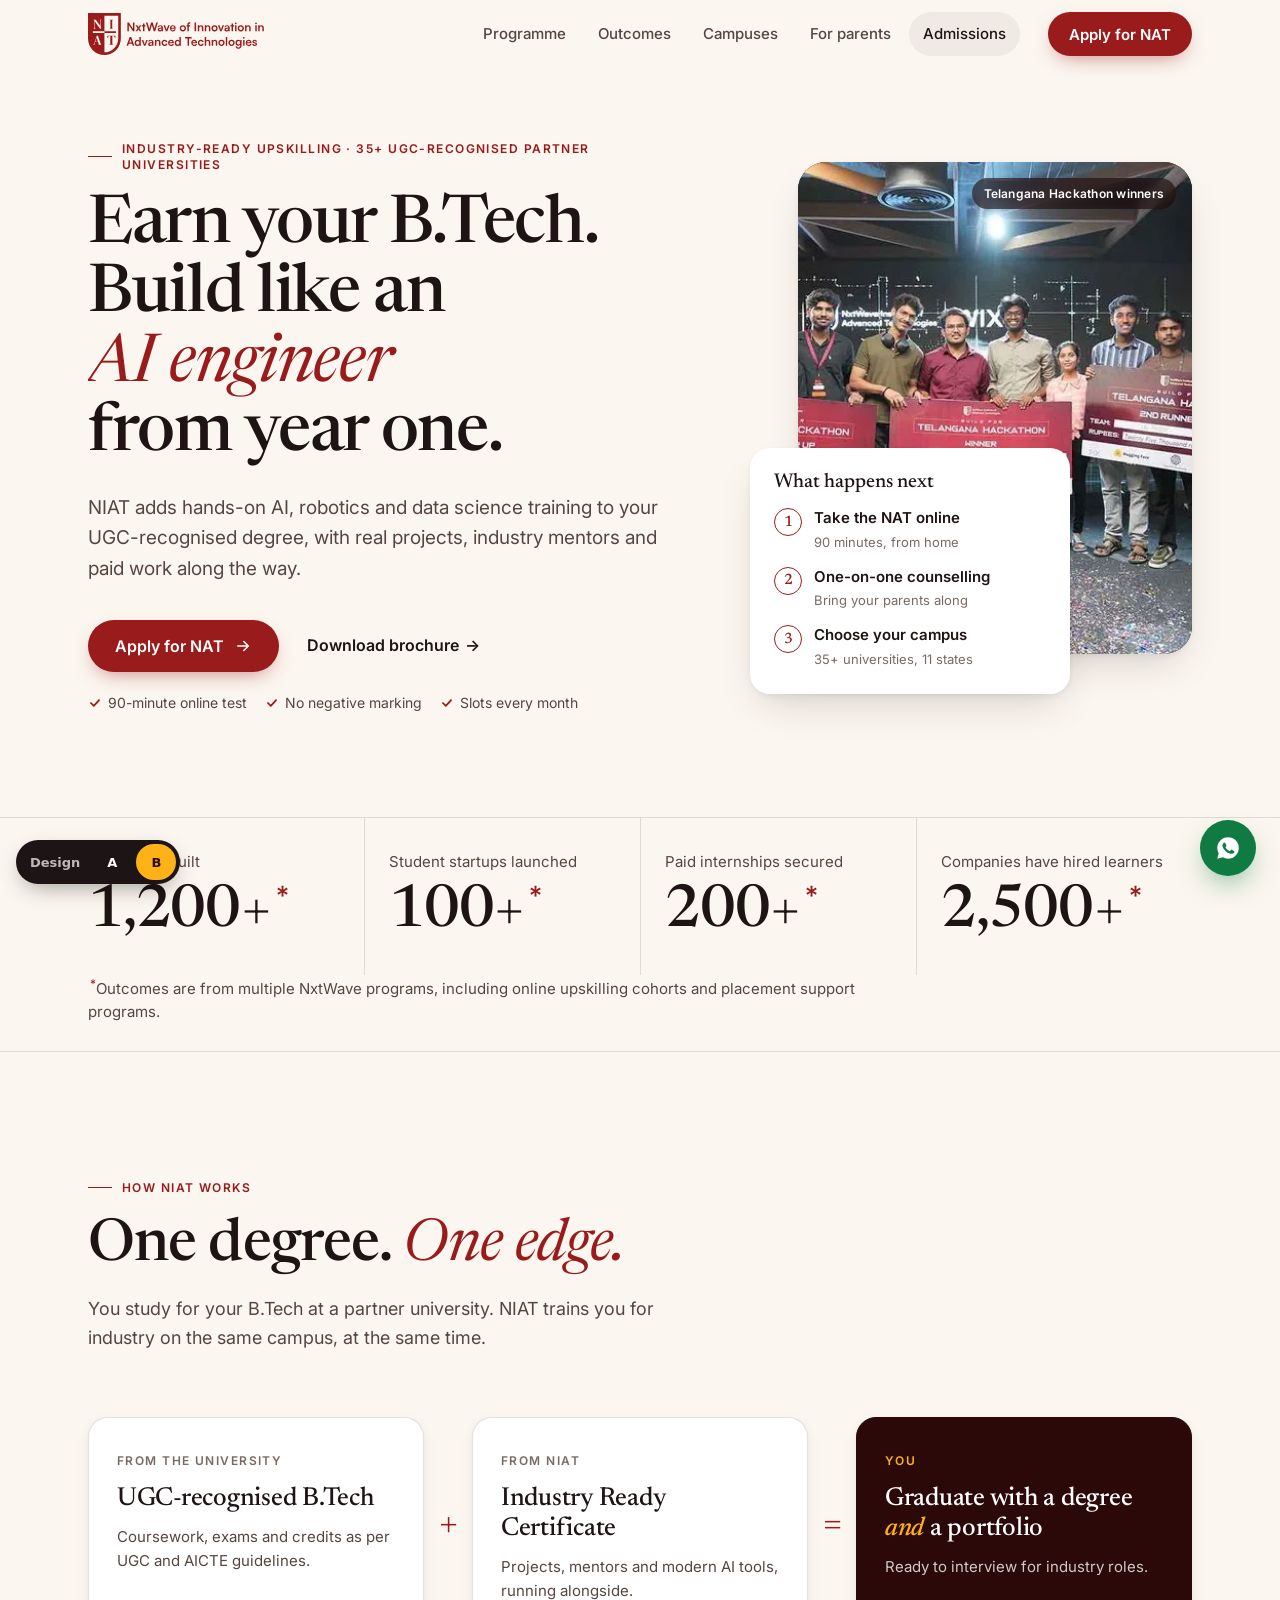
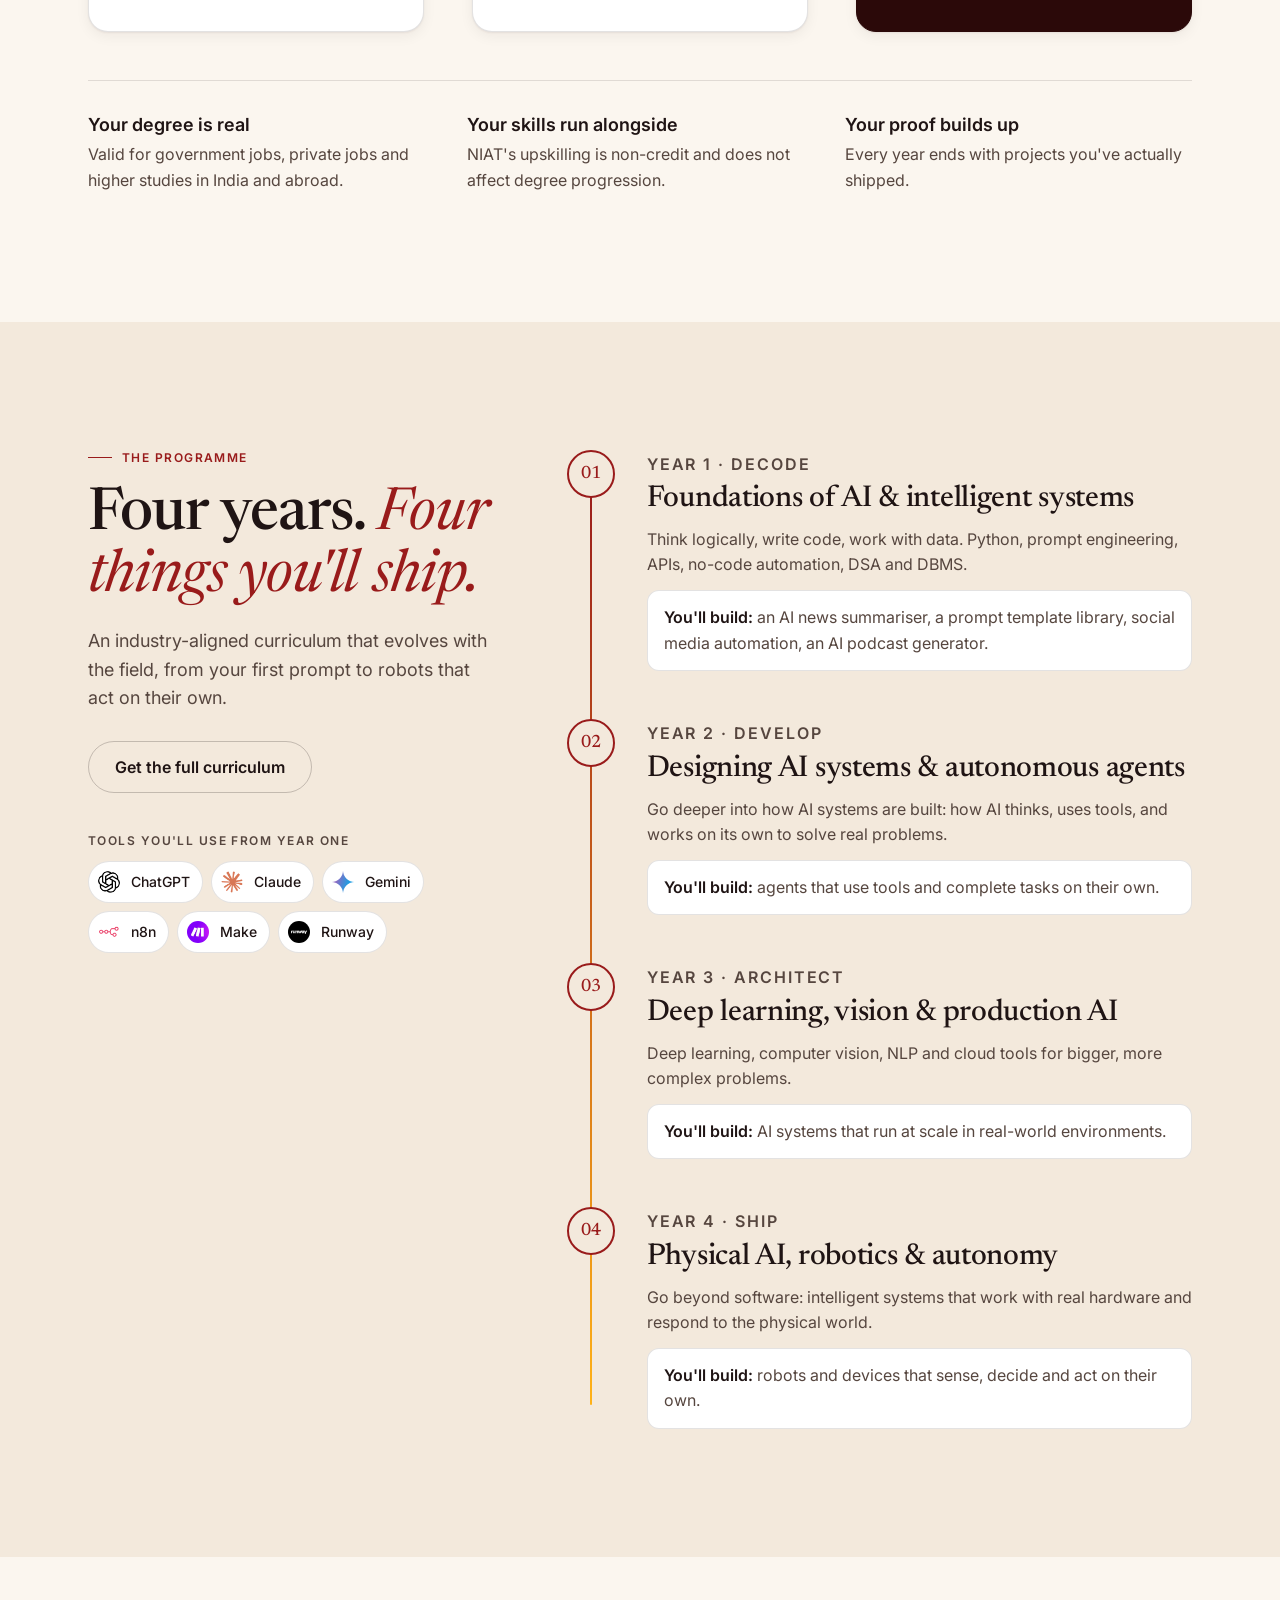
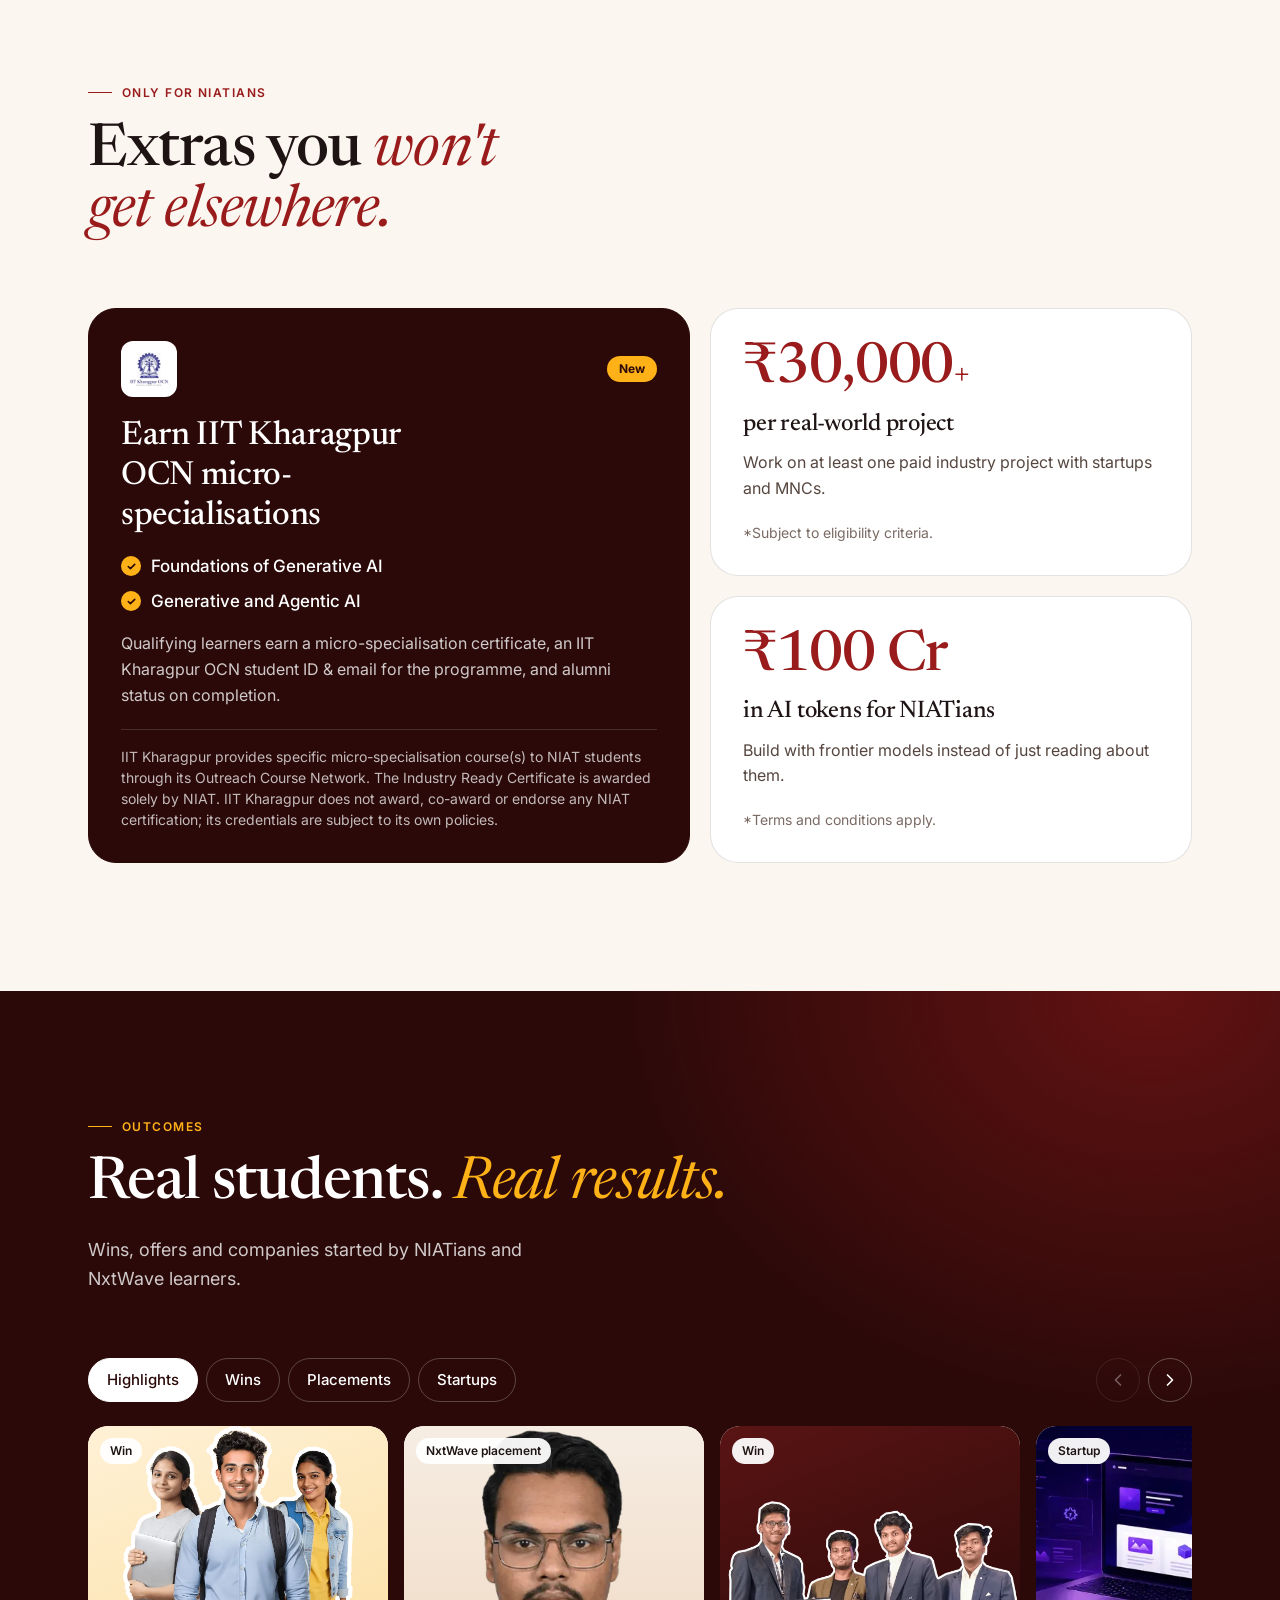
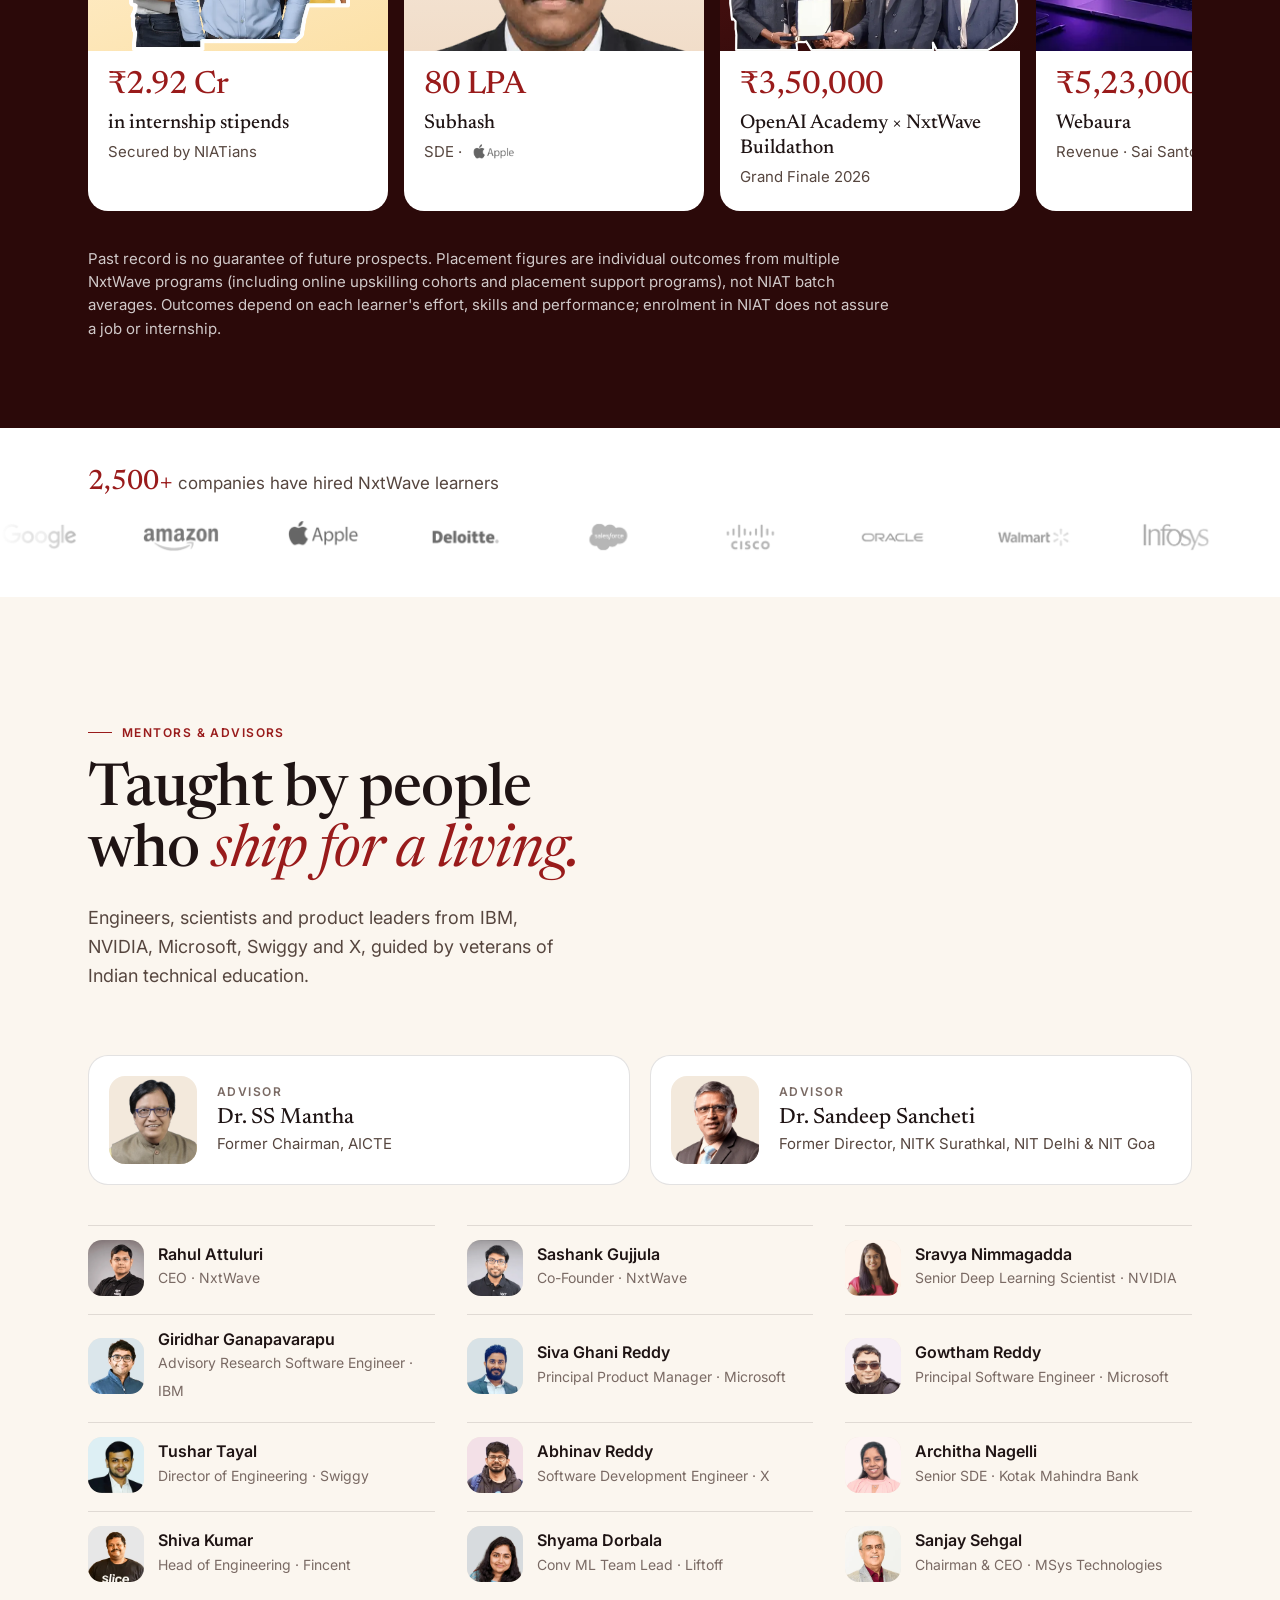
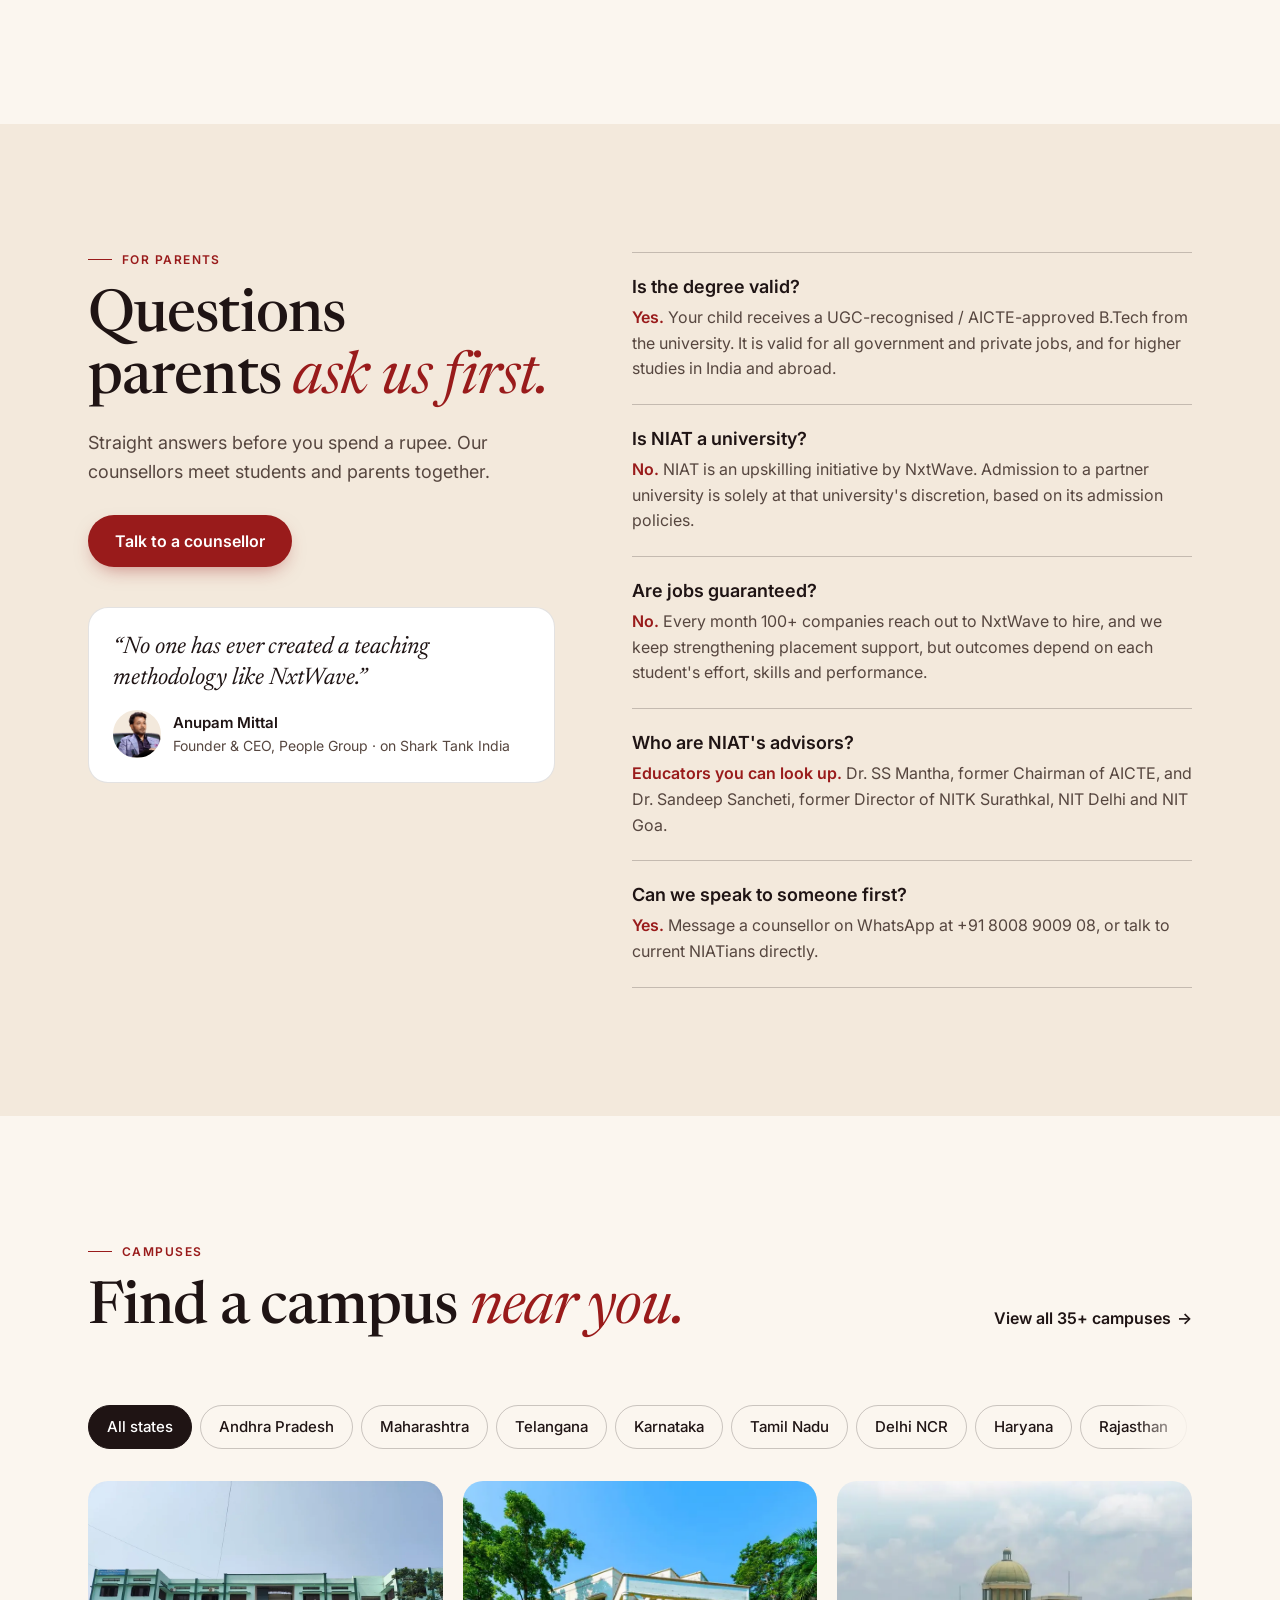
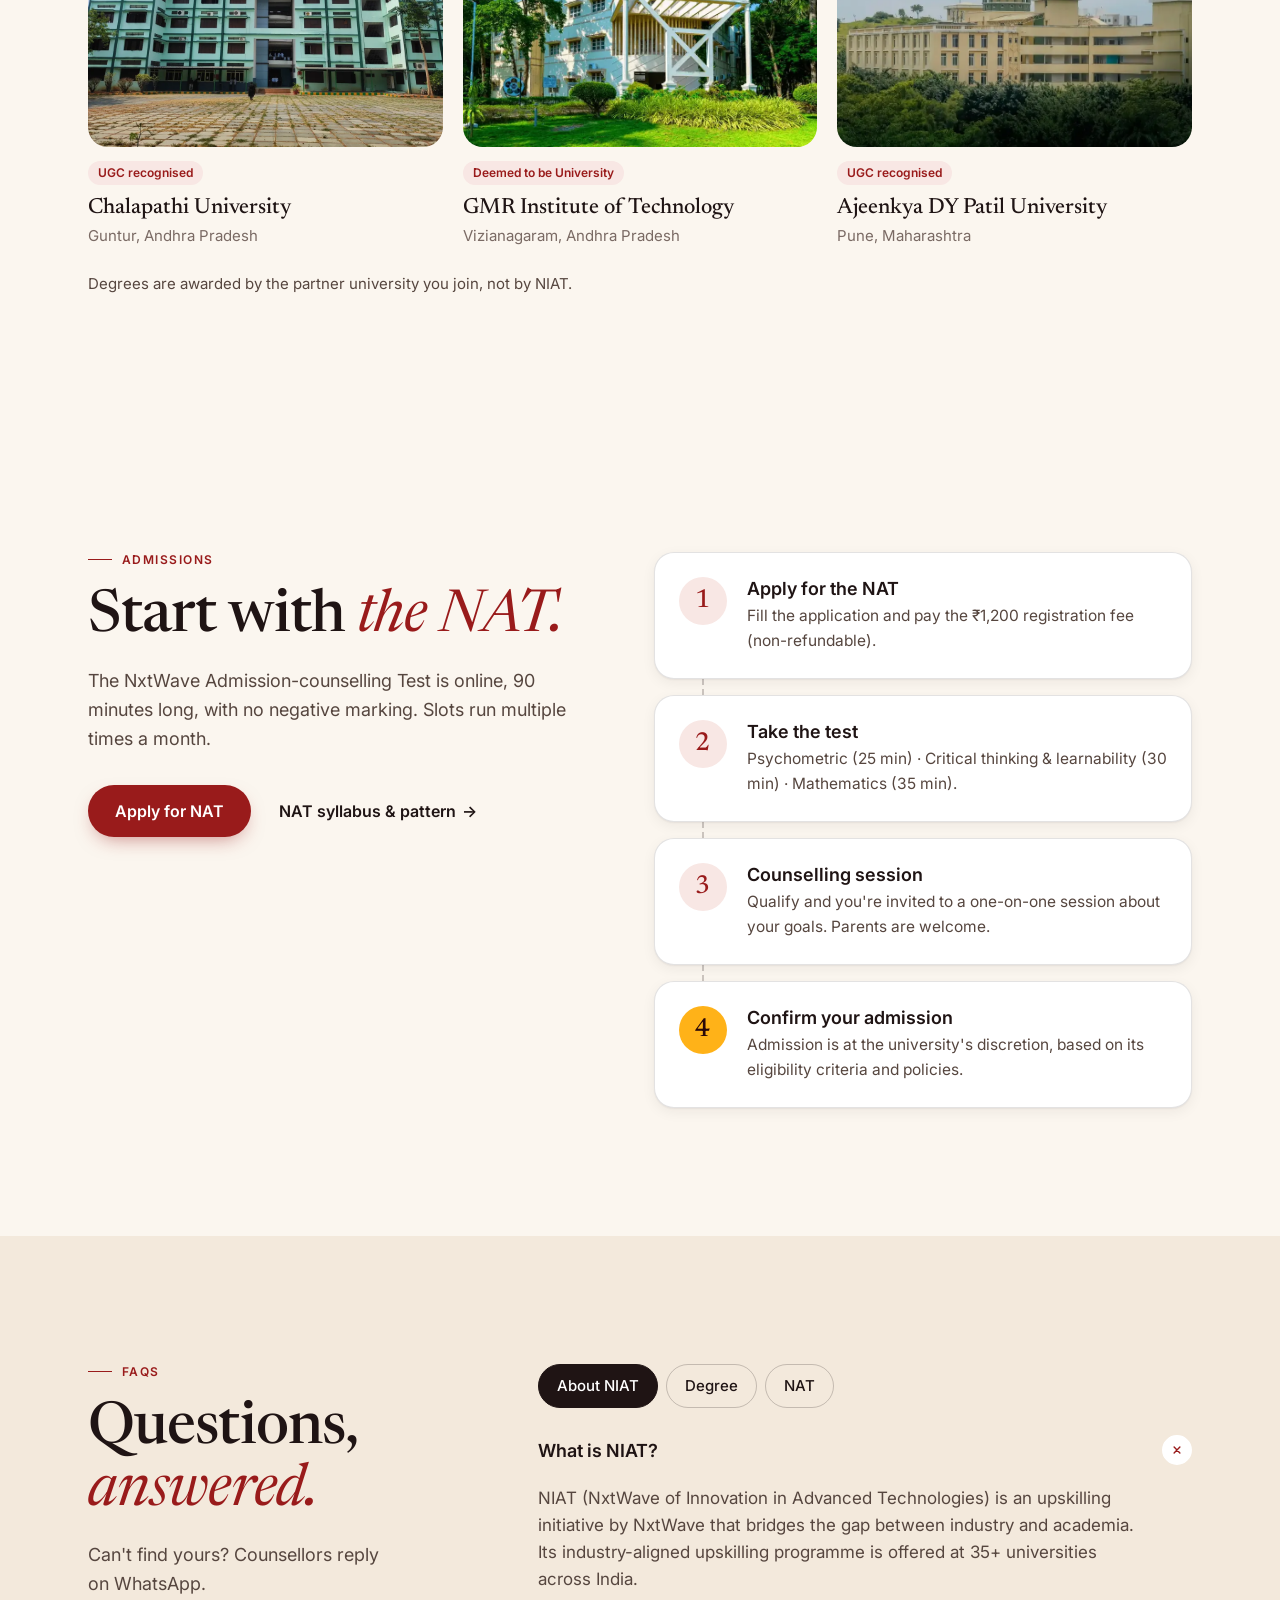
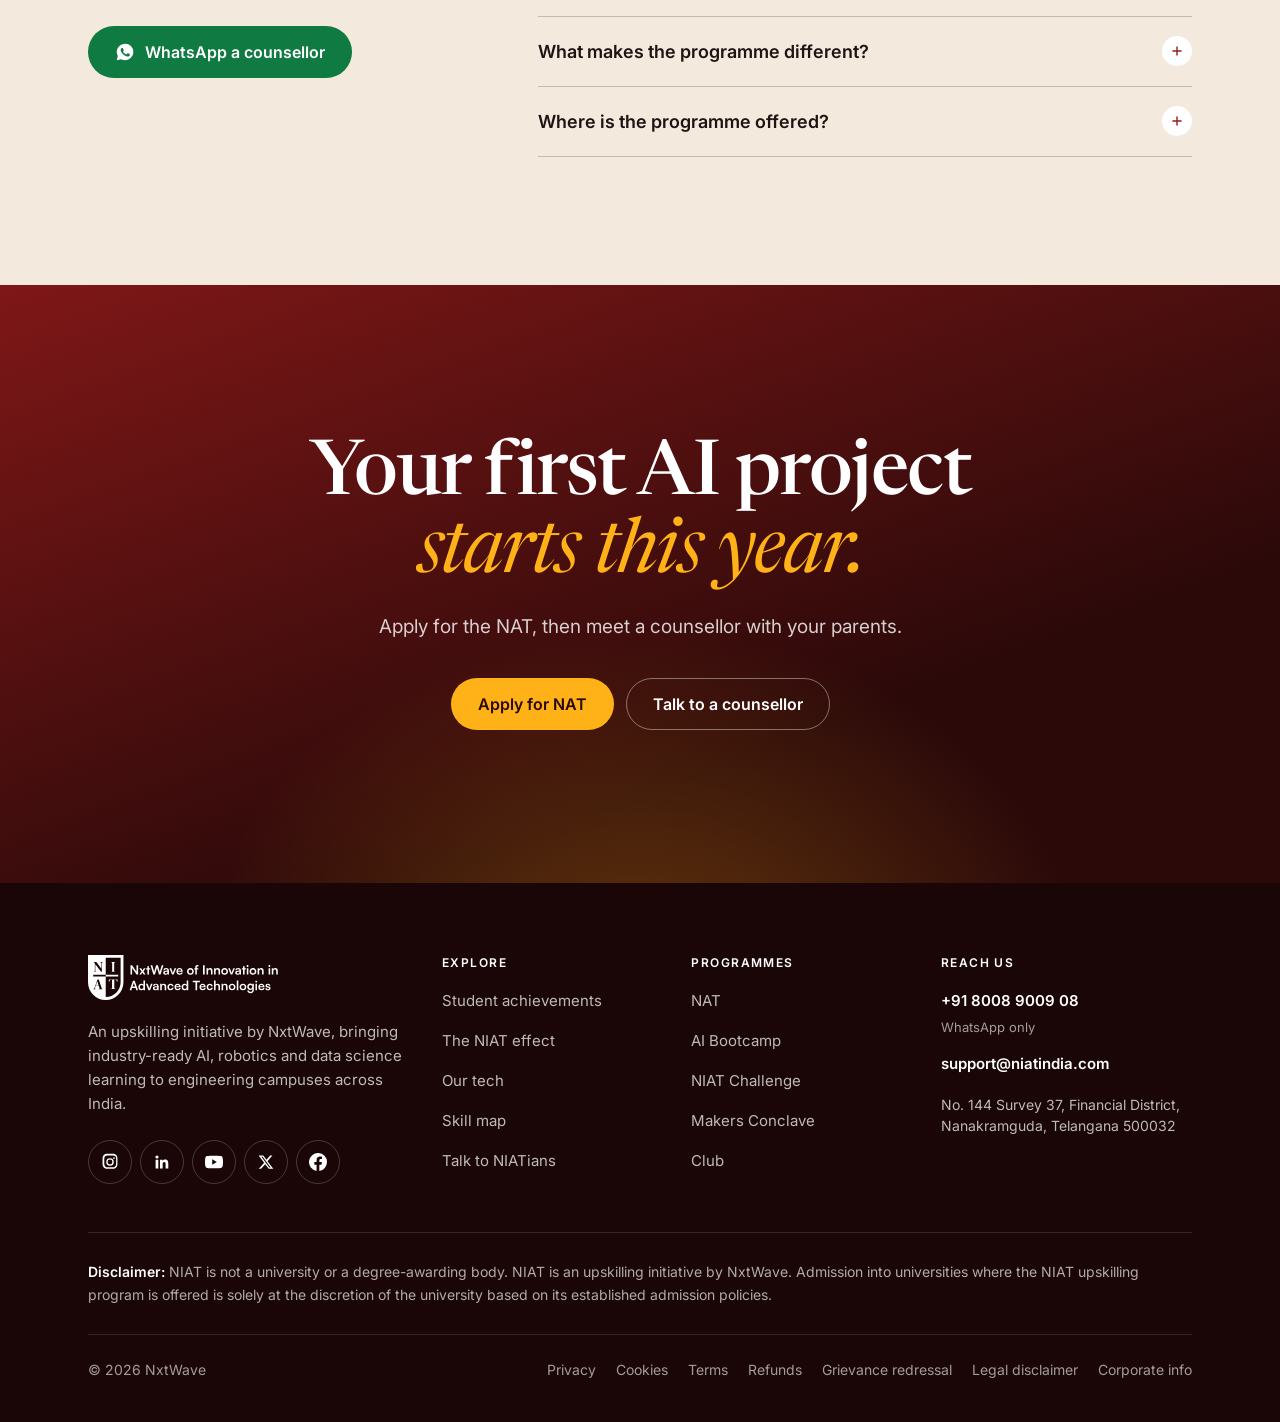
<file: variation-b/index.html>
<!doctype html>
<html lang="en">
<head>
  <meta charset="utf-8" />
  <meta name="viewport" content="width=device-width, initial-scale=1" />
  <title>NIAT | B.Tech + industry-ready AI, robotics &amp; data science</title>
  <meta name="description" content="Earn your UGC-recognised B.Tech at one of 35+ partner universities, with NIAT's hands-on upskilling in AI, robotics and data science alongside it. NIAT is an upskilling initiative by NxtWave." />
  <meta name="theme-color" content="#2B0909" />
  <link rel="canonical" href="https://www.niatindia.com/" />
  <link rel="icon" href="/assets/img/favicon.svg" type="image/svg+xml" />
  <meta property="og:type" content="website" />
  <meta property="og:title" content="NIAT | Earn your B.Tech. Build like an AI engineer from year one." />
  <meta property="og:description" content="Industry-ready AI, robotics and data science upskilling at 35+ UGC-recognised partner universities." />
  <meta property="og:image" content="/assets/img/hero-hackathon.webp" />

  <link rel="preconnect" href="https://fonts.googleapis.com" />
  <link rel="preconnect" href="https://fonts.gstatic.com" crossorigin />
  <link rel="stylesheet" href="https://fonts.googleapis.com/css2?family=Inter:wght@400;500;600;700&family=Newsreader:ital,opsz,wght@0,6..72,400..600;1,6..72,400..500&display=swap" />
  <link rel="preload" as="image" href="/assets/img/hero-hackathon.webp" fetchpriority="high" />
  <link rel="stylesheet" href="/variation-b/styles.css" />

  <script type="application/ld+json">
  {
    "@context": "https://schema.org",
    "@type": "FAQPage",
    "mainEntity": [
      {"@type": "Question", "name": "What is NIAT?", "acceptedAnswer": {"@type": "Answer", "text": "NIAT (NxtWave of Innovation in Advanced Technologies) is an upskilling initiative by NxtWave that bridges the gap between industry and academia. Its industry-aligned upskilling programme is offered at 35+ universities across India."}},
      {"@type": "Question", "name": "Is the B.Tech degree awarded by NIAT?", "acceptedAnswer": {"@type": "Answer", "text": "No. Students receive a UGC-recognised / AICTE-approved B.Tech from the university they enrol in. NIAT awards an Industry Ready Certificate; its upskilling is non-credit and does not affect degree progression."}},
      {"@type": "Question", "name": "What is the NAT?", "acceptedAnswer": {"@type": "Answer", "text": "The NxtWave Admission-counselling Test (NAT) is a 90-minute online test of problem-solving, critical thinking and mathematics, with no negative marking. It is required for admission counselling and runs multiple times a month."}}
    ]
  }
  </script>
</head>
<body>
  <a class="skip-link" href="#main">Skip to content</a>

  <header class="hdr" data-header>
    <div class="container hdr__inner">
      <a class="brand" href="#top" aria-label="NIAT home"><img src="/assets/img/logo.svg" alt="NIAT — NxtWave of Innovation in Advanced Technologies" width="176" height="42" /></a>
      <nav class="hdr-nav" aria-label="Primary">
        <a href="#programme">Programme</a>
        <a href="#outcomes">Outcomes</a>
        <a href="#campuses">Campuses</a>
        <a href="#parents">For parents</a>
        <a href="#admissions">Admissions</a>
      </nav>
      <a class="btn btn--primary btn--sm hdr__cta" href="https://apply.niatindia.com/login?utm_source=niatindia-website&amp;utm_medium=website&amp;utm_campaign=varb-header-apply">Apply for NAT</a>
      <button class="menu-btn" type="button" aria-expanded="false" aria-controls="drawer" aria-label="Open menu" data-menu><span></span><span></span></button>
    </div>
    <div class="drawer" id="drawer" hidden data-drawer>
      <nav class="container" aria-label="Mobile">
        <a href="#programme">Programme</a>
        <a href="#outcomes">Outcomes</a>
        <a href="#campuses">Campuses</a>
        <a href="#parents">For parents</a>
        <a href="#admissions">Admissions</a>
        <a href="#faq">FAQs</a>
        <a class="btn btn--primary" href="https://apply.niatindia.com/login?utm_source=niatindia-website&amp;utm_medium=website&amp;utm_campaign=varb-drawer-apply">Apply for NAT</a>
      </nav>
    </div>
  </header>

  <main id="main">
    <!-- 01 HERO -->
    <section class="hero" id="top" aria-labelledby="hero-title">
      <div class="container hero__grid">
        <div class="hero__copy">
          <p class="eyebrow hero-anim" style="--d:0ms">Industry-ready upskilling · 35+ UGC-recognised partner universities</p>
          <h1 class="display" id="hero-title">
            <span class="line"><span class="line__in" style="--d:80ms">Earn your B.Tech.</span></span>
            <span class="line"><span class="line__in" style="--d:170ms">Build like an <em>AI&nbsp;engineer</em></span></span>
            <span class="line"><span class="line__in" style="--d:260ms">from year one.</span></span>
          </h1>
          <p class="lede hero-anim" style="--d:320ms">NIAT adds hands-on AI, robotics and data science training to your UGC-recognised degree, with real projects, industry mentors and paid work along the way.</p>
          <div class="hero__ctas hero-anim" style="--d:420ms">
            <a class="btn btn--primary" href="https://apply.niatindia.com/login?utm_source=niatindia-website&amp;utm_medium=website&amp;utm_campaign=varb-hero-apply">Apply for NAT
              <svg width="18" height="18" viewBox="0 0 24 24" fill="none" aria-hidden="true"><path d="M5 12h14m-6-6 6 6-6 6" stroke="currentColor" stroke-width="2" stroke-linecap="round" stroke-linejoin="round"/></svg></a>
            <a class="link-arrow" href="https://forms.ccbp.in/register/niat-download-brochure?utm_source=niatindia-website&amp;utm_medium=website&amp;utm_campaign=varb-hero-brochure">Download brochure <span aria-hidden="true">→</span></a>
          </div>
          <p class="reassure hero-anim" style="--d:480ms"><span>90-minute online test</span><span>No negative marking</span><span>Slots every month</span></p>
        </div>

        <div class="hero__visual">
          <figure class="hero-media hero-anim" style="--d:200ms">
            <img class="hero-media__asset" src="/assets/img/hero-hackathon.webp" width="816" height="480" alt="NIATians holding prize cheques on stage at the Telangana Hackathon" fetchpriority="high" />
            <figcaption>Telangana Hackathon winners</figcaption>
          </figure>
          <div class="next-card hero-anim" style="--d:560ms">
            <h2 id="next-title">What happens next</h2>
            <ol class="next-steps">
              <li><span class="next-steps__n">1</span><div><strong>Take the NAT online</strong><span>90 minutes, from home</span></div></li>
              <li><span class="next-steps__n">2</span><div><strong>One-on-one counselling</strong><span>Bring your parents along</span></div></li>
              <li><span class="next-steps__n">3</span><div><strong>Choose your campus</strong><span>35+ universities, 11 states</span></div></li>
            </ol>
          </div>
        </div>
      </div>
    </section>

    <!-- 02 STATS -->
    <section class="stats" aria-label="NxtWave learner outcomes">
      <div class="container">
        <dl class="stats__grid">
          <div class="stat"><dd class="stat__num"><span data-count="1200">1,200</span>+<sup>*</sup></dd><dt class="stat__label">AI projects built</dt></div>
          <div class="stat"><dd class="stat__num"><span data-count="100">100</span>+<sup>*</sup></dd><dt class="stat__label">Student startups launched</dt></div>
          <div class="stat"><dd class="stat__num"><span data-count="200">200</span>+<sup>*</sup></dd><dt class="stat__label">Paid internships secured</dt></div>
          <div class="stat"><dd class="stat__num"><span data-count="2500">2,500</span>+<sup>*</sup></dd><dt class="stat__label">Companies have hired learners</dt></div>
        </dl>
        <p class="disclaimer"><sup>*</sup>Outcomes are from multiple NxtWave programs, including online upskilling cohorts and placement support programs.</p>
      </div>
    </section>

    <!-- 03 HOW NIAT WORKS -->
    <section class="section how" id="how" aria-labelledby="how-title">
      <div class="container">
        <header class="s-head" data-reveal>
          <p class="eyebrow">How NIAT works</p>
          <h2 class="s-title" id="how-title">One degree. <em>One edge.</em></h2>
          <p class="s-lede">You study for your B.Tech at a partner university. NIAT trains you for industry on the same campus, at the same time.</p>
        </header>
        <div class="equation" data-reveal>
          <div class="eq-card"><span class="eq-card__by">From the university</span><h3>UGC-recognised B.Tech</h3><p>Coursework, exams and credits as per UGC and AICTE guidelines.</p></div>
          <span class="eq-op" aria-hidden="true">+</span>
          <div class="eq-card"><span class="eq-card__by">From NIAT</span><h3>Industry Ready Certificate</h3><p>Projects, mentors and modern AI tools, running alongside.</p></div>
          <span class="eq-op" aria-hidden="true">=</span>
          <div class="eq-card eq-card--you"><span class="eq-card__by">You</span><h3>Graduate with a degree <em>and</em> a portfolio</h3><p>Ready to interview for industry roles.</p></div>
        </div>
        <ul class="how-points" data-reveal>
          <li><h3>Your degree is real</h3><p>Valid for government jobs, private jobs and higher studies in India and abroad.</p></li>
          <li><h3>Your skills run alongside</h3><p>NIAT's upskilling is non-credit and does not affect degree progression.</p></li>
          <li><h3>Your proof builds up</h3><p>Every year ends with projects you've actually shipped.</p></li>
        </ul>
      </div>
    </section>

    <!-- 04 JOURNEY -->
    <section class="section journey" id="programme" aria-labelledby="journey-title">
      <div class="container journey__grid">
        <div class="journey__intro" data-reveal>
          <p class="eyebrow">The programme</p>
          <h2 class="s-title" id="journey-title">Four years. <em>Four things you'll ship.</em></h2>
          <p class="s-lede">An industry-aligned curriculum that evolves with the field, from your first prompt to robots that act on their own.</p>
          <a class="btn btn--ghost" href="https://forms.ccbp.in/register/niat-download-brochure?utm_source=niatindia-website&amp;utm_medium=website&amp;utm_campaign=varb-journey-curriculum">Get the full curriculum</a>
          <div class="tools">
            <p class="label">Tools you'll use from year one</p>
            <ul>
              <li><img src="/assets/img/tool-openai.webp" alt="" width="28" height="28" loading="lazy" />ChatGPT</li>
              <li><img src="/assets/img/tool-claude.webp" alt="" width="28" height="28" loading="lazy" />Claude</li>
              <li><img src="/assets/img/tool-gemini.webp" alt="" width="28" height="28" loading="lazy" />Gemini</li>
              <li><img src="/assets/img/tool-n8n.webp" alt="" width="28" height="28" loading="lazy" />n8n</li>
              <li><img src="/assets/img/tool-make.webp" alt="" width="28" height="28" loading="lazy" />Make</li>
              <li><img src="/assets/img/tool-runway.webp" alt="" width="28" height="28" loading="lazy" />Runway</li>
            </ul>
          </div>
        </div>
        <ol class="timeline">
          <li class="year" data-reveal>
            <span class="year__n" aria-hidden="true">01</span>
            <p class="year__tag">Year 1 · Decode</p>
            <h3>Foundations of AI &amp; intelligent systems</h3>
            <p>Think logically, write code, work with data. Python, prompt engineering, APIs, no-code automation, DSA and DBMS.</p>
            <p class="year__build"><strong>You'll build:</strong> an AI news summariser, a prompt template library, social media automation, an AI podcast generator.</p>
          </li>
          <li class="year" data-reveal>
            <span class="year__n" aria-hidden="true">02</span>
            <p class="year__tag">Year 2 · Develop</p>
            <h3>Designing AI systems &amp; autonomous agents</h3>
            <p>Go deeper into how AI systems are built: how AI thinks, uses tools, and works on its own to solve real problems.</p>
            <p class="year__build"><strong>You'll build:</strong> agents that use tools and complete tasks on their own.</p>
          </li>
          <li class="year" data-reveal>
            <span class="year__n" aria-hidden="true">03</span>
            <p class="year__tag">Year 3 · Architect</p>
            <h3>Deep learning, vision &amp; production AI</h3>
            <p>Deep learning, computer vision, NLP and cloud tools for bigger, more complex problems.</p>
            <p class="year__build"><strong>You'll build:</strong> AI systems that run at scale in real-world environments.</p>
          </li>
          <li class="year" data-reveal>
            <span class="year__n" aria-hidden="true">04</span>
            <p class="year__tag">Year 4 · Ship</p>
            <h3>Physical AI, robotics &amp; autonomy</h3>
            <p>Go beyond software: intelligent systems that work with real hardware and respond to the physical world.</p>
            <p class="year__build"><strong>You'll build:</strong> robots and devices that sense, decide and act on their own.</p>
          </li>
        </ol>
      </div>
    </section>

    <!-- 05 EXTRAS -->
    <section class="section extras" aria-labelledby="extras-title">
      <div class="container">
        <header class="s-head" data-reveal>
          <p class="eyebrow">Only for NIATians</p>
          <h2 class="s-title" id="extras-title">Extras you <em>won't get elsewhere.</em></h2>
        </header>
        <div class="extras__grid">
          <article class="extra extra--kgp" data-reveal>
            <div class="extra__top">
              <img src="/assets/img/iitkgp-ocn.webp" alt="IIT Kharagpur Outreach Course Network" width="56" height="53" loading="lazy" />
              <span class="pill">New</span>
            </div>
            <h3>Earn IIT Kharagpur OCN micro-specialisations</h3>
            <ul class="ticks">
              <li>Foundations of Generative AI</li>
              <li>Generative and Agentic AI</li>
            </ul>
            <p>Qualifying learners earn a micro-specialisation certificate, an IIT Kharagpur OCN student ID &amp; email for the programme, and alumni status on completion.</p>
            <p class="extra__note">IIT Kharagpur provides specific micro-specialisation course(s) to NIAT students through its Outreach Course Network. The Industry Ready Certificate is awarded solely by NIAT. IIT Kharagpur does not award, co-award or endorse any NIAT certification; its credentials are subject to its own policies.</p>
          </article>
          <article class="extra" data-reveal>
            <p class="extra__num">₹30,000<span>+</span></p>
            <h3>per real-world project</h3>
            <p>Work on at least one paid industry project with startups and MNCs.</p>
            <p class="extra__note extra__note--dark">*Subject to eligibility criteria.</p>
          </article>
          <article class="extra" data-reveal>
            <p class="extra__num">₹100 Cr</p>
            <h3>in AI tokens for NIATians</h3>
            <p>Build with frontier models instead of just reading about them.</p>
            <p class="extra__note extra__note--dark">*Terms and conditions apply.</p>
          </article>
        </div>
      </div>
    </section>

    <!-- 06 OUTCOMES -->
    <section class="section outcomes" id="outcomes" aria-labelledby="outcomes-title">
      <div class="container">
        <header class="s-head s-head--row" data-reveal>
          <div>
            <p class="eyebrow eyebrow--light">Outcomes</p>
            <h2 class="s-title s-title--light" id="outcomes-title">Real students. <em>Real results.</em></h2>
          </div>
          <p class="s-lede s-lede--light">Wins, offers and companies started by NIATians and NxtWave learners.</p>
        </header>

        <div class="rail-ctrl">
          <div class="filters" role="tablist" aria-label="Filter stories" data-filters>
            <button role="tab" aria-selected="true" aria-controls="rail-panel" data-filter="featured">Highlights</button>
            <button role="tab" aria-selected="false" aria-controls="rail-panel" data-filter="win" tabindex="-1">Wins</button>
            <button role="tab" aria-selected="false" aria-controls="rail-panel" data-filter="placement" tabindex="-1">Placements</button>
            <button role="tab" aria-selected="false" aria-controls="rail-panel" data-filter="startup" tabindex="-1">Startups</button>
          </div>
          <div class="arrows">
            <button class="icon-btn" type="button" aria-label="Previous stories" data-prev><svg width="20" height="20" viewBox="0 0 24 24" fill="none" aria-hidden="true"><path d="m15 18-6-6 6-6" stroke="currentColor" stroke-width="2" stroke-linecap="round" stroke-linejoin="round"/></svg></button>
            <button class="icon-btn" type="button" aria-label="Next stories" data-next><svg width="20" height="20" viewBox="0 0 24 24" fill="none" aria-hidden="true"><path d="m9 18 6-6-6-6" stroke="currentColor" stroke-width="2" stroke-linecap="round" stroke-linejoin="round"/></svg></button>
          </div>
        </div>

        <div id="rail-panel" role="tabpanel" aria-label="Student stories">
        <ul class="rail" id="rail" tabindex="0" aria-label="Student stories, scrollable" data-rail>
          <li class="story story--win" data-type="win" data-featured>
            <div class="story__media story__media--warm"><img src="/assets/img/ach-stipends.webp" alt="NIATian interns" loading="lazy" /></div>
            <span class="story__tag">Win</span>
            <div class="story__body"><p class="story__fig">₹2.92 Cr</p><h3 class="story__title">in internship stipends</h3><p class="story__meta">Secured by NIATians</p></div>
          </li>
          <li class="story" data-type="placement" data-featured>
            <div class="story__media"><img src="/assets/img/pl-subhash.webp" alt="Subhash" loading="lazy" /></div>
            <span class="story__tag">NxtWave placement</span>
            <div class="story__body"><p class="story__fig">80 LPA</p><h3 class="story__title">Subhash</h3><p class="story__meta">SDE · <img class="story__co" src="/assets/img/co-apple.webp" alt="Apple" loading="lazy" /></p></div>
          </li>
          <li class="story story--win" data-type="win" data-featured>
            <div class="story__media story__media--wine"><img src="/assets/img/ach-buildathon.webp" alt="Winning team at the OpenAI Academy × NxtWave Buildathon" loading="lazy" /></div>
            <span class="story__tag">Win</span>
            <div class="story__body"><p class="story__fig">₹3,50,000</p><h3 class="story__title">OpenAI Academy × NxtWave Buildathon</h3><p class="story__meta">Grand Finale 2026</p></div>
          </li>
          <li class="story" data-type="startup" data-featured>
            <div class="story__media"><img src="/assets/img/st-webaura.webp" alt="" loading="lazy" /></div>
            <span class="story__tag">Startup</span>
            <div class="story__body"><p class="story__fig">₹5,23,000</p><h3 class="story__title">Webaura</h3><p class="story__meta">Revenue · Sai Santosh, Rohith</p></div>
          </li>
          <li class="story" data-type="placement" data-featured>
            <div class="story__media"><img src="/assets/img/pl-naina.webp" alt="Naina" loading="lazy" /></div>
            <span class="story__tag">NxtWave placement</span>
            <div class="story__body"><p class="story__fig">28 LPA</p><h3 class="story__title">Naina</h3><p class="story__meta">Analyst, Data Engineer AI Dev · <img class="story__co" src="/assets/img/co-blackrock.webp" alt="BlackRock" loading="lazy" /></p></div>
          </li>
          <li class="story story--win" data-type="win" data-featured>
            <div class="story__media story__media--rose"><img src="/assets/img/ach-bizhack.webp" alt="Bizhack Challenge winner" loading="lazy" /></div>
            <span class="story__tag">Win</span>
            <div class="story__body"><p class="story__fig">₹1 lakh</p><h3 class="story__title">National Bizhack Challenge</h3><p class="story__meta">Prize won by a NIATian</p></div>
          </li>
          <li class="story" data-type="startup" data-featured>
            <div class="story__media"><img src="/assets/img/st-innfill.webp" alt="" loading="lazy" /></div>
            <span class="story__tag">Startup</span>
            <div class="story__body"><p class="story__fig">1,000+ users</p><h3 class="story__title">Innfill</h3><p class="story__meta">100% bootstrapped · Vishwaksena</p></div>
          </li>
          <li class="story" data-type="placement" data-featured>
            <div class="story__media"><img src="/assets/img/pl-ritesh.webp" alt="Ritesh Baviskar" loading="lazy" /></div>
            <span class="story__tag">NxtWave placement</span>
            <div class="story__body"><p class="story__fig">35 LPA</p><h3 class="story__title">Ritesh Baviskar</h3><p class="story__meta">AI Engineer · <img class="story__co" src="/assets/img/co-fractal.webp" alt="Fractal" loading="lazy" /></p></div>
          </li>
          <li class="story" data-type="placement">
            <div class="story__media"><img src="/assets/img/pl-mohith.webp" alt="D. Mohith Reddy" loading="lazy" /></div>
            <span class="story__tag">NxtWave placement</span>
            <div class="story__body"><p class="story__fig">57 LPA</p><h3 class="story__title">D. Mohith Reddy</h3><p class="story__meta">SDE 1 · <img class="story__co" src="/assets/img/co-meesho.webp" alt="Meesho" loading="lazy" /></p></div>
          </li>
          <li class="story" data-type="placement">
            <div class="story__media"><img src="/assets/img/pl-atul.webp" alt="Atul" loading="lazy" /></div>
            <span class="story__tag">NxtWave placement</span>
            <div class="story__body"><p class="story__fig">25 LPA</p><h3 class="story__title">Atul</h3><p class="story__meta">SWE · <img class="story__co" src="/assets/img/co-paytm.webp" alt="Paytm" loading="lazy" /></p></div>
          </li>
          <li class="story" data-type="placement">
            <div class="story__media"><img src="/assets/img/pl-sunil.webp" alt="Sunil" loading="lazy" /></div>
            <span class="story__tag">NxtWave placement</span>
            <div class="story__body"><p class="story__fig">18 LPA</p><h3 class="story__title">Sunil</h3><p class="story__meta">SDE · <img class="story__co" src="/assets/img/co-icici.webp" alt="ICICI Bank" loading="lazy" /></p></div>
          </li>
          <li class="story" data-type="placement">
            <div class="story__media"><img src="/assets/img/pl-sandeep.webp" alt="Sandeep Kumar" loading="lazy" /></div>
            <span class="story__tag">NxtWave placement</span>
            <div class="story__body"><p class="story__fig">12 LPA</p><h3 class="story__title">Sandeep Kumar</h3><p class="story__meta">Data Scientist · <img class="story__co" src="/assets/img/co-virtusa.webp" alt="Virtusa" loading="lazy" /></p></div>
          </li>
          <li class="story" data-type="startup">
            <div class="story__media"><img src="/assets/img/st-chalo.webp" alt="" loading="lazy" /></div>
            <span class="story__tag">Startup</span>
            <div class="story__body"><p class="story__fig">₹48,000</p><h3 class="story__title">Chalo Bharath</h3><p class="story__meta">First pitch, deal closed · Gutha Sonika &amp; team</p></div>
          </li>
          <li class="story" data-type="startup">
            <div class="story__media"><img src="/assets/img/st-lmih.webp" alt="" loading="lazy" /></div>
            <span class="story__tag">Startup</span>
            <div class="story__body"><p class="story__fig">₹1.95 L</p><h3 class="story__title">Let Make It Happen</h3><p class="story__meta">3 clients closed · Timma Suresh &amp; team</p></div>
          </li>
          <li class="story" data-type="startup">
            <div class="story__media"><img src="/assets/img/st-nyronix.webp" alt="" loading="lazy" /></div>
            <span class="story__tag">Startup</span>
            <div class="story__body"><p class="story__fig">~₹50,000</p><h3 class="story__title">Nyronix</h3><p class="story__meta">Trade profit · Teja Vardhan &amp; team</p></div>
          </li>
          <li class="story" data-type="startup">
            <div class="story__media"><img src="/assets/img/st-growify.webp" alt="" loading="lazy" /></div>
            <span class="story__tag">Startup</span>
            <div class="story__body"><p class="story__fig">₹1 L</p><h3 class="story__title">Growify AI</h3><p class="story__meta">Automation growth · Sachin Keerthi Vasu</p></div>
          </li>
        </ul>
        </div>
        <p class="disclaimer disclaimer--light">Past record is no guarantee of future prospects. Placement figures are individual outcomes from multiple NxtWave programs (including online upskilling cohorts and placement support programs), not NIAT batch averages. Outcomes depend on each learner's effort, skills and performance; enrolment in NIAT does not assure a job or internship.</p>
      </div>

      <div class="logos" aria-label="Companies that have hired NxtWave learners">
        <p class="container logos__head"><strong data-count="2500">2,500</strong><strong>+</strong> companies have hired NxtWave learners</p>
        <div class="marquee" data-marquee>
          <div class="marquee__track">
            <img src="/assets/img/rec-082.webp" alt="Google" loading="lazy" /><img src="/assets/img/rec-091.webp" alt="Amazon" loading="lazy" /><img src="/assets/img/rec-107.webp" alt="Apple" loading="lazy" /><img src="/assets/img/rec-084.webp" alt="Deloitte" loading="lazy" /><img src="/assets/img/rec-102.webp" alt="Salesforce" loading="lazy" /><img src="/assets/img/rec-122.webp" alt="Cisco" loading="lazy" /><img src="/assets/img/rec-132.webp" alt="Oracle" loading="lazy" /><img src="/assets/img/rec-131.webp" alt="Walmart" loading="lazy" /><img src="/assets/img/rec-078.webp" alt="Infosys" loading="lazy" /><img src="/assets/img/rec-094.webp" alt="TCS" loading="lazy" /><img src="/assets/img/rec-089.webp" alt="Swiggy" loading="lazy" /><img src="/assets/img/rec-116.webp" alt="PwC" loading="lazy" /><img src="/assets/img/rec-118.webp" alt="HSBC" loading="lazy" /><img src="/assets/img/rec-125.webp" alt="Shopify" loading="lazy" /><img src="/assets/img/rec-128.webp" alt="Siemens" loading="lazy" /><img src="/assets/img/rec-130.webp" alt="Synopsys" loading="lazy" /><img src="/assets/img/rec-126.webp" alt="HCLTech" loading="lazy" /><img src="/assets/img/rec-114.webp" alt="Capgemini" loading="lazy" />
          </div>
        </div>
      </div>
    </section>

    <!-- 07 MENTORS -->
    <section class="section mentors" id="mentors" aria-labelledby="mentors-title">
      <div class="container">
        <header class="s-head s-head--row" data-reveal>
          <div>
            <p class="eyebrow">Mentors &amp; advisors</p>
            <h2 class="s-title" id="mentors-title">Taught by people who <em>ship for a living.</em></h2>
          </div>
          <p class="s-lede">Engineers, scientists and product leaders from IBM, NVIDIA, Microsoft, Swiggy and X, guided by veterans of Indian technical education.</p>
        </header>
        <div class="advisors">
          <article class="advisor" data-reveal><img src="/assets/img/adv-mantha.webp" alt="" width="88" height="88" loading="lazy" /><div><p class="label">Advisor</p><h3>Dr. SS Mantha</h3><p>Former Chairman, AICTE</p></div></article>
          <article class="advisor" data-reveal><img src="/assets/img/adv-sancheti.webp" alt="" width="88" height="88" loading="lazy" /><div><p class="label">Advisor</p><h3>Dr. Sandeep Sancheti</h3><p>Former Director, NITK Surathkal, NIT Delhi &amp; NIT Goa</p></div></article>
        </div>
        <ul class="mentor-list" data-reveal>
          <li><img src="/assets/img/m-rahul.webp" alt="" width="56" height="56" loading="lazy" /><div><strong>Rahul Attuluri</strong><span>CEO · NxtWave</span></div></li>
          <li><img src="/assets/img/m-sashank.webp" alt="" width="56" height="56" loading="lazy" /><div><strong>Sashank Gujjula</strong><span>Co-Founder · NxtWave</span></div></li>
          <li><img src="/assets/img/m-sravya.webp" alt="" width="56" height="56" loading="lazy" /><div><strong>Sravya Nimmagadda</strong><span>Senior Deep Learning Scientist · NVIDIA</span></div></li>
          <li><img src="/assets/img/m-giridhar.webp" alt="" width="56" height="56" loading="lazy" /><div><strong>Giridhar Ganapavarapu</strong><span>Advisory Research Software Engineer · IBM</span></div></li>
          <li><img src="/assets/img/m-sivaghani.webp" alt="" width="56" height="56" loading="lazy" /><div><strong>Siva Ghani Reddy</strong><span>Principal Product Manager · Microsoft</span></div></li>
          <li><img src="/assets/img/m-gowtham.webp" alt="" width="56" height="56" loading="lazy" /><div><strong>Gowtham Reddy</strong><span>Principal Software Engineer · Microsoft</span></div></li>
          <li><img src="/assets/img/m-tushar.webp" alt="" width="56" height="56" loading="lazy" /><div><strong>Tushar Tayal</strong><span>Director of Engineering · Swiggy</span></div></li>
          <li><img src="/assets/img/m-abhinav.webp" alt="" width="56" height="56" loading="lazy" /><div><strong>Abhinav Reddy</strong><span>Software Development Engineer · X</span></div></li>
          <li><img src="/assets/img/m-architha.webp" alt="" width="56" height="56" loading="lazy" /><div><strong>Architha Nagelli</strong><span>Senior SDE · Kotak Mahindra Bank</span></div></li>
          <li><img src="/assets/img/m-shiva.webp" alt="" width="56" height="56" loading="lazy" /><div><strong>Shiva Kumar</strong><span>Head of Engineering · Fincent</span></div></li>
          <li><img src="/assets/img/m-shyama.webp" alt="" width="56" height="56" loading="lazy" /><div><strong>Shyama Dorbala</strong><span>Conv ML Team Lead · Liftoff</span></div></li>
          <li><img src="/assets/img/m-sanjay.webp" alt="" width="56" height="56" loading="lazy" /><div><strong>Sanjay Sehgal</strong><span>Chairman &amp; CEO · MSys Technologies</span></div></li>
        </ul>
      </div>
    </section>

    <!-- 08 PARENTS -->
    <section class="section parents" id="parents" aria-labelledby="parents-title">
      <div class="container parents__grid">
        <div class="parents__intro" data-reveal>
          <p class="eyebrow">For parents</p>
          <h2 class="s-title" id="parents-title">Questions parents <em>ask us first.</em></h2>
          <p class="s-lede">Straight answers before you spend a rupee. Our counsellors meet students and parents together.</p>
          <a class="btn btn--primary" href="https://api.whatsapp.com/send?phone=918008900908&amp;text=Hi%2C%20I%27m%20a%20parent%20and%20would%20like%20to%20know%20more%20about%20NIAT">Talk to a counsellor</a>
          <figure class="quote">
            <blockquote>“No one has ever created a teaching methodology like NxtWave.”</blockquote>
            <figcaption><img src="/assets/img/anupam.webp" alt="" width="48" height="48" loading="lazy" /><span><strong>Anupam Mittal</strong>Founder &amp; CEO, People Group · on Shark Tank India</span></figcaption>
          </figure>
        </div>
        <dl class="qa" data-reveal>
          <div><dt>Is the degree valid?</dt><dd><b>Yes.</b> Your child receives a UGC-recognised / AICTE-approved B.Tech from the university. It is valid for all government and private jobs, and for higher studies in India and abroad.</dd></div>
          <div><dt>Is NIAT a university?</dt><dd><b>No.</b> NIAT is an upskilling initiative by NxtWave. Admission to a partner university is solely at that university's discretion, based on its admission policies.</dd></div>
          <div><dt>Are jobs guaranteed?</dt><dd><b>No.</b> Every month 100+ companies reach out to NxtWave to hire, and we keep strengthening placement support, but outcomes depend on each student's effort, skills and performance.</dd></div>
          <div><dt>Who are NIAT's advisors?</dt><dd><b>Educators you can look up.</b> Dr. SS Mantha, former Chairman of AICTE, and Dr. Sandeep Sancheti, former Director of NITK Surathkal, NIT Delhi and NIT Goa.</dd></div>
          <div><dt>Can we speak to someone first?</dt><dd><b>Yes.</b> Message a counsellor on WhatsApp at +91 8008 9009 08, or talk to current NIATians directly.</dd></div>
        </dl>
      </div>
    </section>

    <!-- 09 CAMPUSES -->
    <section class="section campuses" id="campuses" aria-labelledby="campuses-title">
      <div class="container">
        <header class="s-head s-head--row" data-reveal>
          <div>
            <p class="eyebrow">Campuses</p>
            <h2 class="s-title" id="campuses-title">Find a campus <em>near you.</em></h2>
          </div>
          <a class="link-arrow" href="https://www.niatindia.com/campus">View all 35+ campuses <span aria-hidden="true">→</span></a>
        </header>
        <div class="chips" role="tablist" aria-label="Filter campuses by state" data-chips>
          <button role="tab" aria-selected="true" aria-controls="campus-grid" data-state="all">All states</button>
          <button role="tab" aria-selected="false" aria-controls="campus-grid" data-state="ap" tabindex="-1">Andhra Pradesh</button>
          <button role="tab" aria-selected="false" aria-controls="campus-grid" data-state="mh" tabindex="-1">Maharashtra</button>
          <button role="tab" aria-selected="false" aria-controls="campus-grid" data-state="ts" tabindex="-1">Telangana</button>
          <button role="tab" aria-selected="false" aria-controls="campus-grid" data-state="ka" tabindex="-1">Karnataka</button>
          <button role="tab" aria-selected="false" aria-controls="campus-grid" data-state="tn" tabindex="-1">Tamil Nadu</button>
          <button role="tab" aria-selected="false" aria-controls="campus-grid" data-state="dl" tabindex="-1">Delhi NCR</button>
          <button role="tab" aria-selected="false" aria-controls="campus-grid" data-state="hr" tabindex="-1">Haryana</button>
          <button role="tab" aria-selected="false" aria-controls="campus-grid" data-state="rj" tabindex="-1">Rajasthan</button>
          <button role="tab" aria-selected="false" aria-controls="campus-grid" data-state="mp" tabindex="-1">Madhya Pradesh</button>
          <button role="tab" aria-selected="false" aria-controls="campus-grid" data-state="up" tabindex="-1">Uttar Pradesh</button>
          <button role="tab" aria-selected="false" aria-controls="campus-grid" data-state="od" tabindex="-1">Odisha</button>
        </div>
        <div id="campus-grid" role="tabpanel" aria-live="polite">
          <ul class="campus-grid">
            <li data-state="ap"><a class="campus" href="https://www.niatindia.com/campus/niat-guntur-chalapathi-university"><img src="/assets/img/campus-1.webp" alt="Chalapathi University campus building" loading="lazy" /><span class="campus__tag">UGC recognised</span><h3>Chalapathi University</h3><p>Guntur, Andhra Pradesh</p></a></li>
            <li data-state="ap"><a class="campus" href="https://www.niatindia.com/campus/gmr-institute-of-technology"><img src="/assets/img/campus-2.webp" alt="GMR Institute of Technology campus" loading="lazy" /><span class="campus__tag">Deemed to be University</span><h3>GMR Institute of Technology</h3><p>Vizianagaram, Andhra Pradesh</p></a></li>
            <li data-state="mh"><a class="campus" href="https://www.niatindia.com/campus/niat-pune-ajeenkya-dy-patil-university"><img src="/assets/img/campus-3.webp" alt="Ajeenkya DY Patil University campus" loading="lazy" /><span class="campus__tag">UGC recognised</span><h3>Ajeenkya DY Patil University</h3><p>Pune, Maharashtra</p></a></li>
          </ul>
          <p class="campus-empty" hidden data-empty>Partner campuses in <strong data-empty-state>this state</strong> are listed on the full campus page. <a class="link-arrow" href="https://www.niatindia.com/campus">See campuses <span aria-hidden="true">→</span></a></p>
        </div>
        <p class="campus-note">Degrees are awarded by the partner university you join, not by NIAT.</p>
      </div>
    </section>

    <!-- 10 ADMISSIONS -->
    <section class="section admissions" id="admissions" aria-labelledby="adm-title">
      <div class="container adm__grid">
        <div class="adm__intro" data-reveal>
          <p class="eyebrow">Admissions</p>
          <h2 class="s-title" id="adm-title">Start with <em>the NAT.</em></h2>
          <p class="s-lede">The NxtWave Admission-counselling Test is online, 90 minutes long, with no negative marking. Slots run multiple times a month.</p>
          <div class="adm__ctas">
            <a class="btn btn--primary" href="https://apply.niatindia.com/login?utm_source=niatindia-website&amp;utm_medium=website&amp;utm_campaign=varb-admissions-apply">Apply for NAT</a>
            <a class="link-arrow" href="https://www.niatindia.com/assessment-test">NAT syllabus &amp; pattern <span aria-hidden="true">→</span></a>
          </div>
        </div>
        <ol class="steps">
          <li class="step" data-reveal><span class="step__n">1</span><div><h3>Apply for the NAT</h3><p>Fill the application and pay the ₹1,200 registration fee (non-refundable).</p></div></li>
          <li class="step" data-reveal><span class="step__n">2</span><div><h3>Take the test</h3><p>Psychometric (25 min) · Critical thinking &amp; learnability (30 min) · Mathematics (35 min).</p></div></li>
          <li class="step" data-reveal><span class="step__n">3</span><div><h3>Counselling session</h3><p>Qualify and you're invited to a one-on-one session about your goals. Parents are welcome.</p></div></li>
          <li class="step" data-reveal><span class="step__n">4</span><div><h3>Confirm your admission</h3><p>Admission is at the university's discretion, based on its eligibility criteria and policies.</p></div></li>
        </ol>
      </div>
    </section>

    <!-- 11 FAQ -->
    <section class="section faq" id="faq" aria-labelledby="faq-title">
      <div class="container faq__grid">
        <div class="faq__intro" data-reveal>
          <p class="eyebrow">FAQs</p>
          <h2 class="s-title" id="faq-title">Questions, <em>answered.</em></h2>
          <p class="s-lede">Can't find yours? Counsellors reply on WhatsApp.</p>
          <a class="btn btn--wa" href="https://api.whatsapp.com/send?phone=918008900908&amp;text=Hi%2C%20I%20would%20like%20to%20know%20the%20admission%20process%20for%20joining%20NIAT">
            <svg width="20" height="20" viewBox="0 0 24 24" aria-hidden="true"><path fill="currentColor" d="M12.04 2C6.58 2 2.13 6.45 2.13 11.91c0 1.75.46 3.45 1.32 4.95L2.05 22l5.25-1.38a9.9 9.9 0 0 0 4.74 1.2h.01c5.46 0 9.91-4.45 9.91-9.91A9.85 9.85 0 0 0 12.04 2Zm5.8 14.03c-.24.68-1.42 1.3-1.95 1.34-.5.05-.97.23-3.27-.68-2.77-1.09-4.52-3.92-4.66-4.1-.13-.18-1.1-1.47-1.1-2.8 0-1.33.7-1.99.95-2.26.24-.27.53-.34.71-.34l.51.01c.16.01.38-.06.6.46.23.54.77 1.87.84 2.01.07.13.11.29.02.47-.09.18-.13.29-.27.45l-.4.47c-.13.13-.27.28-.12.55.16.27.7 1.15 1.5 1.87 1.03.92 1.9 1.2 2.17 1.34.27.13.43.11.58-.07.16-.18.67-.78.85-1.05.18-.27.36-.22.6-.13.25.09 1.57.74 1.84.88.27.13.45.2.51.31.07.11.07.65-.17 1.28Z"/></svg>
            WhatsApp a counsellor</a>
        </div>
        <div class="faq__body" data-reveal>
          <div class="faq-tabs" role="tablist" aria-label="FAQ topics" data-faq-tabs>
            <button role="tab" id="ft-1" aria-controls="fp-1" aria-selected="true">About NIAT</button>
            <button role="tab" id="ft-2" aria-controls="fp-2" aria-selected="false" tabindex="-1">Degree</button>
            <button role="tab" id="ft-3" aria-controls="fp-3" aria-selected="false" tabindex="-1">NAT</button>
          </div>
          <div role="tabpanel" id="fp-1" aria-labelledby="ft-1">
            <details open><summary>What is NIAT?</summary><p>NIAT (NxtWave of Innovation in Advanced Technologies) is an upskilling initiative by NxtWave that bridges the gap between industry and academia. Its industry-aligned upskilling programme is offered at 35+ universities across India.</p></details>
            <details><summary>What makes the programme different?</summary><ul>
              <li><b>Deep industry integration:</b> insights from 3,000+ companies, 10,000+ tech professionals and in-house R&amp;D that universities use to modernise their curriculum.</li>
              <li><b>Practitioner-led faculty support:</b> industry-certified faculty upskilling, case-based labs and Professors of Practice who co-deliver and mentor.</li>
              <li><b>AI-enabled experiential learning:</b> project-based learning, live assessments and real-time feedback.</li>
              <li><b>Global-standard infrastructure:</b> a research-backed classroom design playbook tailored for Indian campuses.</li>
            </ul></details>
            <details><summary>Where is the programme offered?</summary><p>At 35+ UGC-recognised partner universities across 11 states. The NAT and a counselling session help you find the right one.</p></details>
          </div>
          <div role="tabpanel" id="fp-2" aria-labelledby="ft-2" hidden>
            <details><summary>Is the B.Tech degree awarded by NIAT?</summary><p>No. You receive a UGC-recognised / AICTE-approved B.Tech from the university you enrol in, after completing its coursework, exams and credits as per UGC and AICTE guidelines. NIAT awards an Industry Ready Certificate; its upskilling is non-credit and does not affect degree progression.</p></details>
            <details><summary>Is the degree valid for jobs and higher studies abroad?</summary><p>Yes. The B.Tech is delivered and awarded by UGC-recognised / AICTE-approved universities, so it is valid for all government and private jobs and for higher studies in India and abroad.</p></details>
            <details><summary>What are the eligibility criteria for admission?</summary><p>NIAT runs assessments and counselling to understand your skills, interests and aptitude, then recommends suitable universities. To be admitted you must meet the university's eligibility criteria and admission policies; admission is solely at the university's discretion.</p></details>
          </div>
          <div role="tabpanel" id="fp-3" aria-labelledby="ft-3" hidden>
            <details><summary>What is the NAT and is it mandatory?</summary><p>The NxtWave Admission-counselling Test (NAT) is a 90-minute online test of problem-solving, critical thinking and mathematics. It is mandatory for admission counselling from NIAT.</p></details>
            <details><summary>What is the NAT exam pattern?</summary><ul>
              <li><b>Psychometric test:</b> 44 questions · 25 min · 44 marks. No right or wrong answers.</li>
              <li><b>Critical thinking &amp; learnability:</b> 20 questions · 30 min · 20 marks.</li>
              <li><b>Mathematics:</b> 18 questions · 35 min · 36 marks.</li>
            </ul><p>There is no negative marking.</p></details>
            <details><summary>When can I take the NAT?</summary><p>The NAT runs multiple times a month. Pick the nearest available slot when you apply.</p></details>
            <details><summary>How should I prepare?</summary><p>Solve reasoning problems and puzzles daily, practise JEE / CET / Olympiad-style questions, read comprehension passages, and revise core maths concepts for understanding rather than memorisation.</p></details>
          </div>
        </div>
      </div>
    </section>

    <!-- 12 FINAL CTA -->
    <section class="cta-final" aria-labelledby="final-title">
      <div class="container cta-final__inner" data-reveal>
        <h2 id="final-title">Your first AI project <em>starts this year.</em></h2>
        <p>Apply for the NAT, then meet a counsellor with your parents.</p>
        <div class="cta-final__btns">
          <a class="btn btn--amber" href="https://apply.niatindia.com/login?utm_source=niatindia-website&amp;utm_medium=website&amp;utm_campaign=varb-final-apply">Apply for NAT</a>
          <a class="btn btn--ghost-light" href="https://api.whatsapp.com/send?phone=918008900908&amp;text=Hi%2C%20I%20would%20like%20to%20talk%20to%20a%20NIAT%20counsellor">Talk to a counsellor</a>
        </div>
      </div>
    </section>
  </main>

  <footer class="ftr">
    <div class="container">
      <div class="ftr__top">
        <div class="ftr__brand">
          <img src="/assets/img/logo-white.svg" alt="NIAT" width="190" height="45" loading="lazy" />
          <p>An upskilling initiative by NxtWave, bringing industry-ready AI, robotics and data science learning to engineering campuses across India.</p>
          <ul class="socials">
            <li><a href="https://www.instagram.com/niat_india/" aria-label="NIAT on Instagram"><svg viewBox="0 0 24 24" width="18" height="18" aria-hidden="true"><path fill="currentColor" d="M12 7a5 5 0 1 0 0 10 5 5 0 0 0 0-10Zm0 8.2a3.2 3.2 0 1 1 0-6.4 3.2 3.2 0 0 1 0 6.4ZM17.3 5.5a1.2 1.2 0 1 0 0 2.4 1.2 1.2 0 0 0 0-2.4ZM21.9 7c-.1-1.6-.4-3-1.6-4.2C19 1.6 17.6 1.2 16 1.1 14.4 1 9.6 1 8 1.1 6.4 1.2 5 1.5 3.8 2.8 2.6 4 2.2 5.4 2.1 7 2 8.6 2 13.4 2.1 15c.1 1.6.4 3 1.7 4.2C5 20.4 6.4 20.8 8 20.9c1.6.1 6.4.1 8 0 1.6-.1 3-.4 4.2-1.7 1.3-1.2 1.6-2.6 1.7-4.2.1-1.6.1-6.4 0-8Zm-2.1 9.8a3.3 3.3 0 0 1-1.8 1.8c-1.3.5-4.3.4-5.7.4s-4.4.1-5.7-.4a3.3 3.3 0 0 1-1.8-1.8c-.5-1.3-.4-4.3-.4-5.7s-.1-4.4.4-5.7A3.3 3.3 0 0 1 6.6 3.6c1.3-.5 4.3-.4 5.7-.4s4.4-.1 5.7.4a3.3 3.3 0 0 1 1.8 1.8c.5 1.3.4 4.3.4 5.7s.1 4.4-.4 5.7Z"/></svg></a></li>
            <li><a href="https://www.linkedin.com/school/nxtwave-of-innovation-in-advanced-technologies/" aria-label="NIAT on LinkedIn"><svg viewBox="0 0 24 24" width="18" height="18" aria-hidden="true"><path fill="currentColor" d="M20.4 20.5h-3.6v-5.6c0-1.3 0-3-1.8-3s-2.1 1.4-2.1 2.9v5.7H9.3V9h3.4v1.6c.5-.9 1.6-1.8 3.4-1.8 3.6 0 4.3 2.4 4.3 5.5v6.2ZM5.3 7.4a2.1 2.1 0 1 1 0-4.2 2.1 2.1 0 0 1 0 4.2ZM7.1 20.5H3.5V9h3.6v11.5Z"/></svg></a></li>
            <li><a href="https://www.youtube.com/@NIATIndia." aria-label="NIAT on YouTube"><svg viewBox="0 0 24 24" width="18" height="18" aria-hidden="true"><path fill="currentColor" d="M23.5 6.2a3 3 0 0 0-2.1-2.1C19.5 3.6 12 3.6 12 3.6s-7.5 0-9.4.5A3 3 0 0 0 .5 6.2 31 31 0 0 0 0 12a31 31 0 0 0 .5 5.8 3 3 0 0 0 2.1 2.1c1.9.5 9.4.5 9.4.5s7.5 0 9.4-.5a3 3 0 0 0 2.1-2.1A31 31 0 0 0 24 12a31 31 0 0 0-.5-5.8ZM9.6 15.6V8.4l6.2 3.6-6.2 3.6Z"/></svg></a></li>
            <li><a href="https://x.com/NIAT_India" aria-label="NIAT on X"><svg viewBox="0 0 24 24" width="16" height="16" aria-hidden="true"><path fill="currentColor" d="M18.2 2.3h3.4l-7.4 8.4 8.7 11.5h-6.8l-5.3-7-6.1 7H1.3l7.9-9L.9 2.3h7l4.8 6.3 5.5-6.3Zm-1.2 17.9h1.9L7 4.2H5L17 20.2Z"/></svg></a></li>
            <li><a href="https://www.facebook.com/profile.php?id=61561049765442" aria-label="NIAT on Facebook"><svg viewBox="0 0 24 24" width="18" height="18" aria-hidden="true"><path fill="currentColor" d="M24 12a12 12 0 1 0-13.9 11.9v-8.4H7.1V12h3V9.4c0-3 1.8-4.7 4.5-4.7 1.3 0 2.7.2 2.7.2v3h-1.5c-1.5 0-2 .9-2 1.9V12h3.4l-.5 3.5h-2.9v8.4A12 12 0 0 0 24 12Z"/></svg></a></li>
          </ul>
        </div>
        <nav class="ftr__col" aria-label="Explore">
          <p class="ftr__head">Explore</p>
          <a href="https://www.niatindia.com/student-achievements">Student achievements</a>
          <a href="https://www.niatindia.com/the-niat-effect">The NIAT effect</a>
          <a href="https://www.niatindia.com/our-tech">Our tech</a>
          <a href="https://www.niatindia.com/skillmap">Skill map</a>
          <a href="https://www.niatinsider.com/talk-to-seniors?utm_source=niatindia-website&amp;utm_medium=website&amp;utm_campaign=varb-footer">Talk to NIATians</a>
        </nav>
        <nav class="ftr__col" aria-label="Programmes">
          <p class="ftr__head">Programmes</p>
          <a href="https://www.niatindia.com/assessment-test">NAT</a>
          <a href="https://www.niatindia.com/ai-bootcamp">AI Bootcamp</a>
          <a href="https://www.niatindia.com/niat-challenge">NIAT Challenge</a>
          <a href="https://www.niatindia.com/makers-conclave">Makers Conclave</a>
          <a href="https://www.niatindia.com/club">Club</a>
        </nav>
        <div class="ftr__col">
          <p class="ftr__head">Reach us</p>
          <a class="ftr__strong" href="https://api.whatsapp.com/send?phone=918008900908">+91 8008 9009 08</a><span class="ftr__sub">WhatsApp only</span>
          <a class="ftr__strong" href="mailto:support@niatindia.com">support@niatindia.com</a>
          <address>No. 144 Survey 37, Financial District, Nanakramguda, Telangana 500032</address>
        </div>
      </div>
      <p class="ftr__disclaimer"><strong>Disclaimer:</strong> NIAT is not a university or a degree-awarding body. NIAT is an upskilling initiative by NxtWave. Admission into universities where the NIAT upskilling program is offered is solely at the discretion of the university based on its established admission policies.</p>
      <div class="ftr__bottom">
        <p>© <span data-year>2026</span> NxtWave</p>
        <nav aria-label="Legal">
          <a href="https://www.ccbp.in/privacy-policy">Privacy</a><a href="https://www.ccbp.in/cookie-policy">Cookies</a><a href="https://www.niatindia.com/terms-of-use">Terms</a><a href="https://www.niatindia.com/refund-policy">Refunds</a><a href="https://www.niatindia.com/grievance-redressal">Grievance redressal</a><a href="https://www.niatindia.com/legal-disclaimer">Legal disclaimer</a><a href="https://www.niatindia.com/corporate-information">Corporate info</a>
        </nav>
      </div>
    </div>
    <div class="quick-actions" role="region" aria-label="Quick actions">
  <a class="fab-wa" href="https://api.whatsapp.com/send?phone=918008900908&amp;text=Hi" aria-label="Chat with a NIAT counsellor on WhatsApp" data-fab>
    <svg width="26" height="26" viewBox="0 0 24 24" aria-hidden="true"><path fill="currentColor" d="M12.04 2C6.58 2 2.13 6.45 2.13 11.91c0 1.75.46 3.45 1.32 4.95L2.05 22l5.25-1.38a9.9 9.9 0 0 0 4.74 1.2h.01c5.46 0 9.91-4.45 9.91-9.91A9.85 9.85 0 0 0 12.04 2Zm5.8 14.03c-.24.68-1.42 1.3-1.95 1.34-.5.05-.97.23-3.27-.68-2.77-1.09-4.52-3.92-4.66-4.1-.13-.18-1.1-1.47-1.1-2.8 0-1.33.7-1.99.95-2.26.24-.27.53-.34.71-.34l.51.01c.16.01.38-.06.6.46.23.54.77 1.87.84 2.01.07.13.11.29.02.47-.09.18-.13.29-.27.45l-.4.47c-.13.13-.27.28-.12.55.16.27.7 1.15 1.5 1.87 1.03.92 1.9 1.2 2.17 1.34.27.13.43.11.58-.07.16-.18.67-.78.85-1.05.18-.27.36-.22.6-.13.25.09 1.57.74 1.84.88.27.13.45.2.51.31.07.11.07.65-.17 1.28Z"/></svg>
  </a>
  <div class="mbar" data-mbar>
    <a class="btn btn--ghost btn--sm" href="https://forms.ccbp.in/register/niat-download-brochure?utm_source=niatindia-website&amp;utm_medium=website&amp;utm_campaign=varb-mbar-brochure">Brochure</a>
    <a class="btn btn--primary btn--sm" href="https://apply.niatindia.com/login?utm_source=niatindia-website&amp;utm_medium=website&amp;utm_campaign=varb-mbar-apply">Apply for NAT</a>
  </div>
    </div>
  </footer>


  <nav class="vswitch" aria-label="Design variation"><span>Design</span><a href="/" title="Variation A">A</a><a aria-current="page" href="/variation-b/" title="Variation B">B</a></nav>
  <script src="/variation-b/main.js" defer></script>
</body>
</html>
</file>
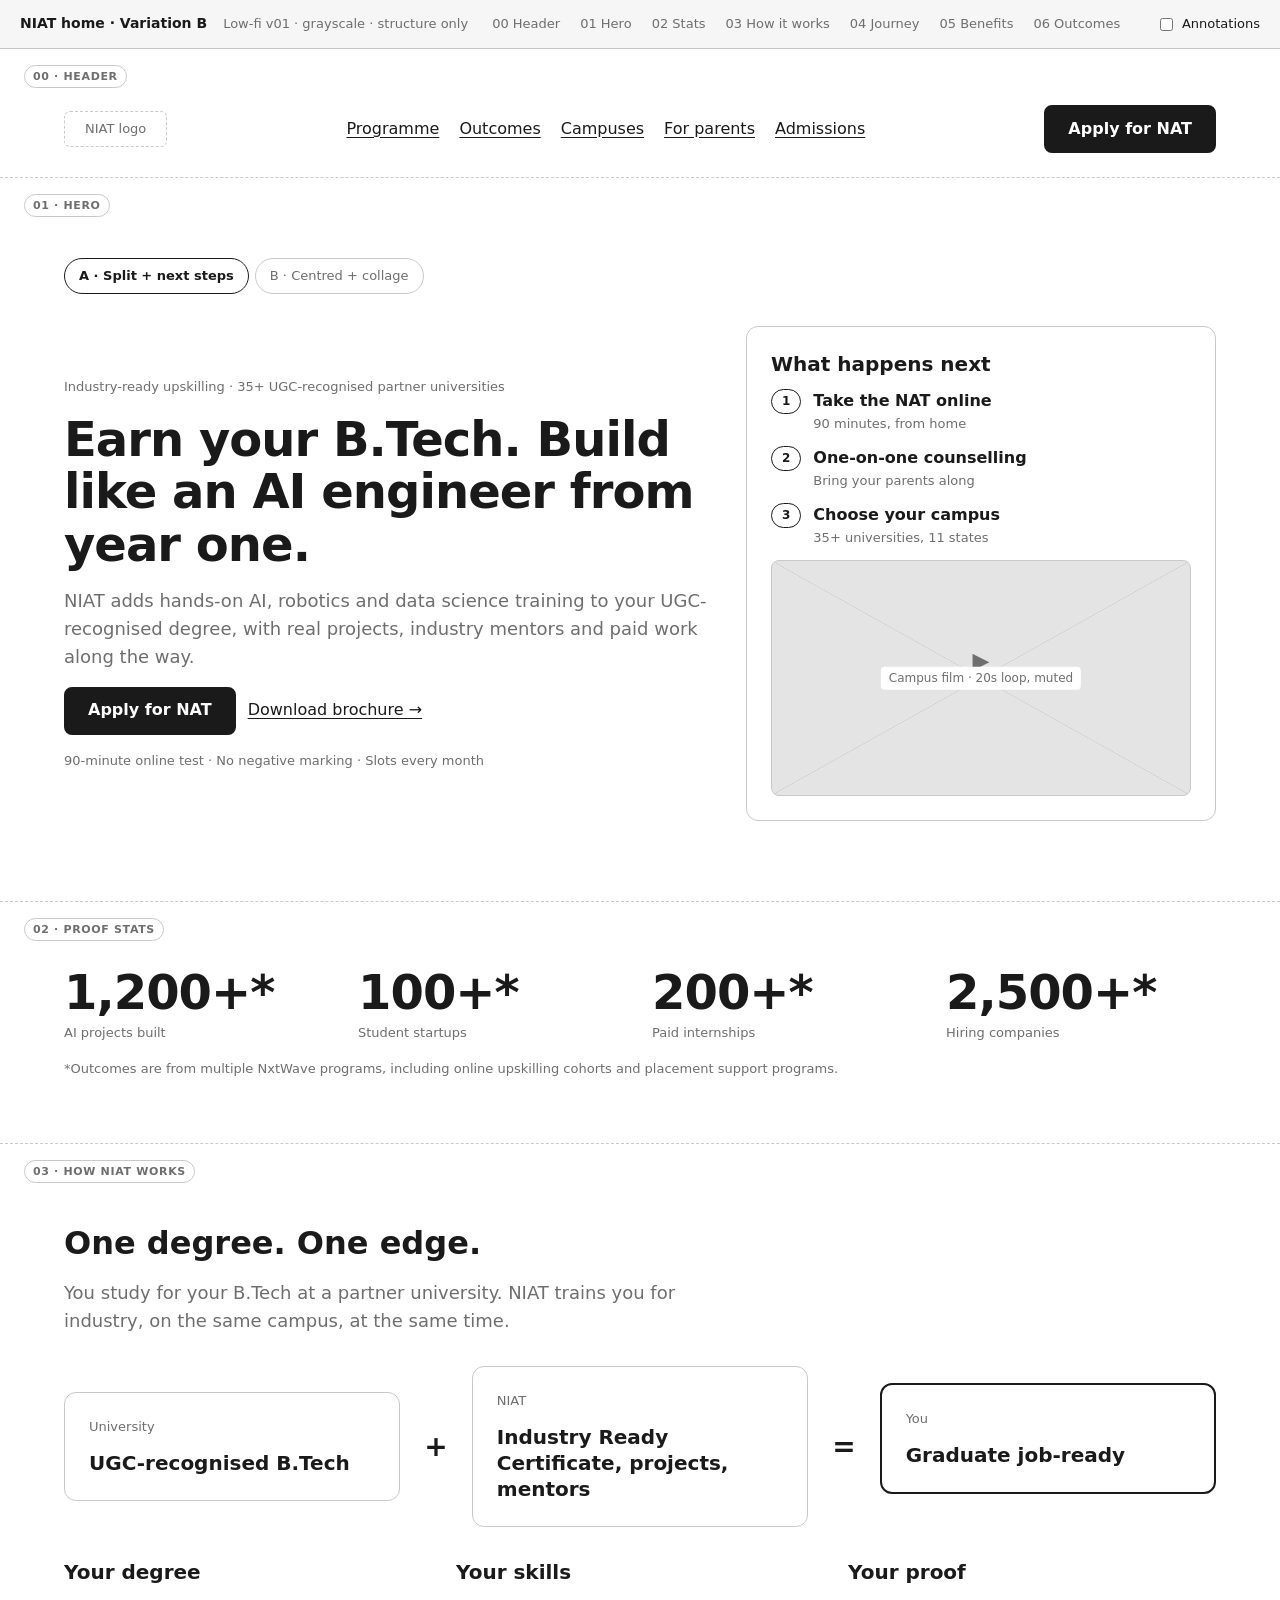
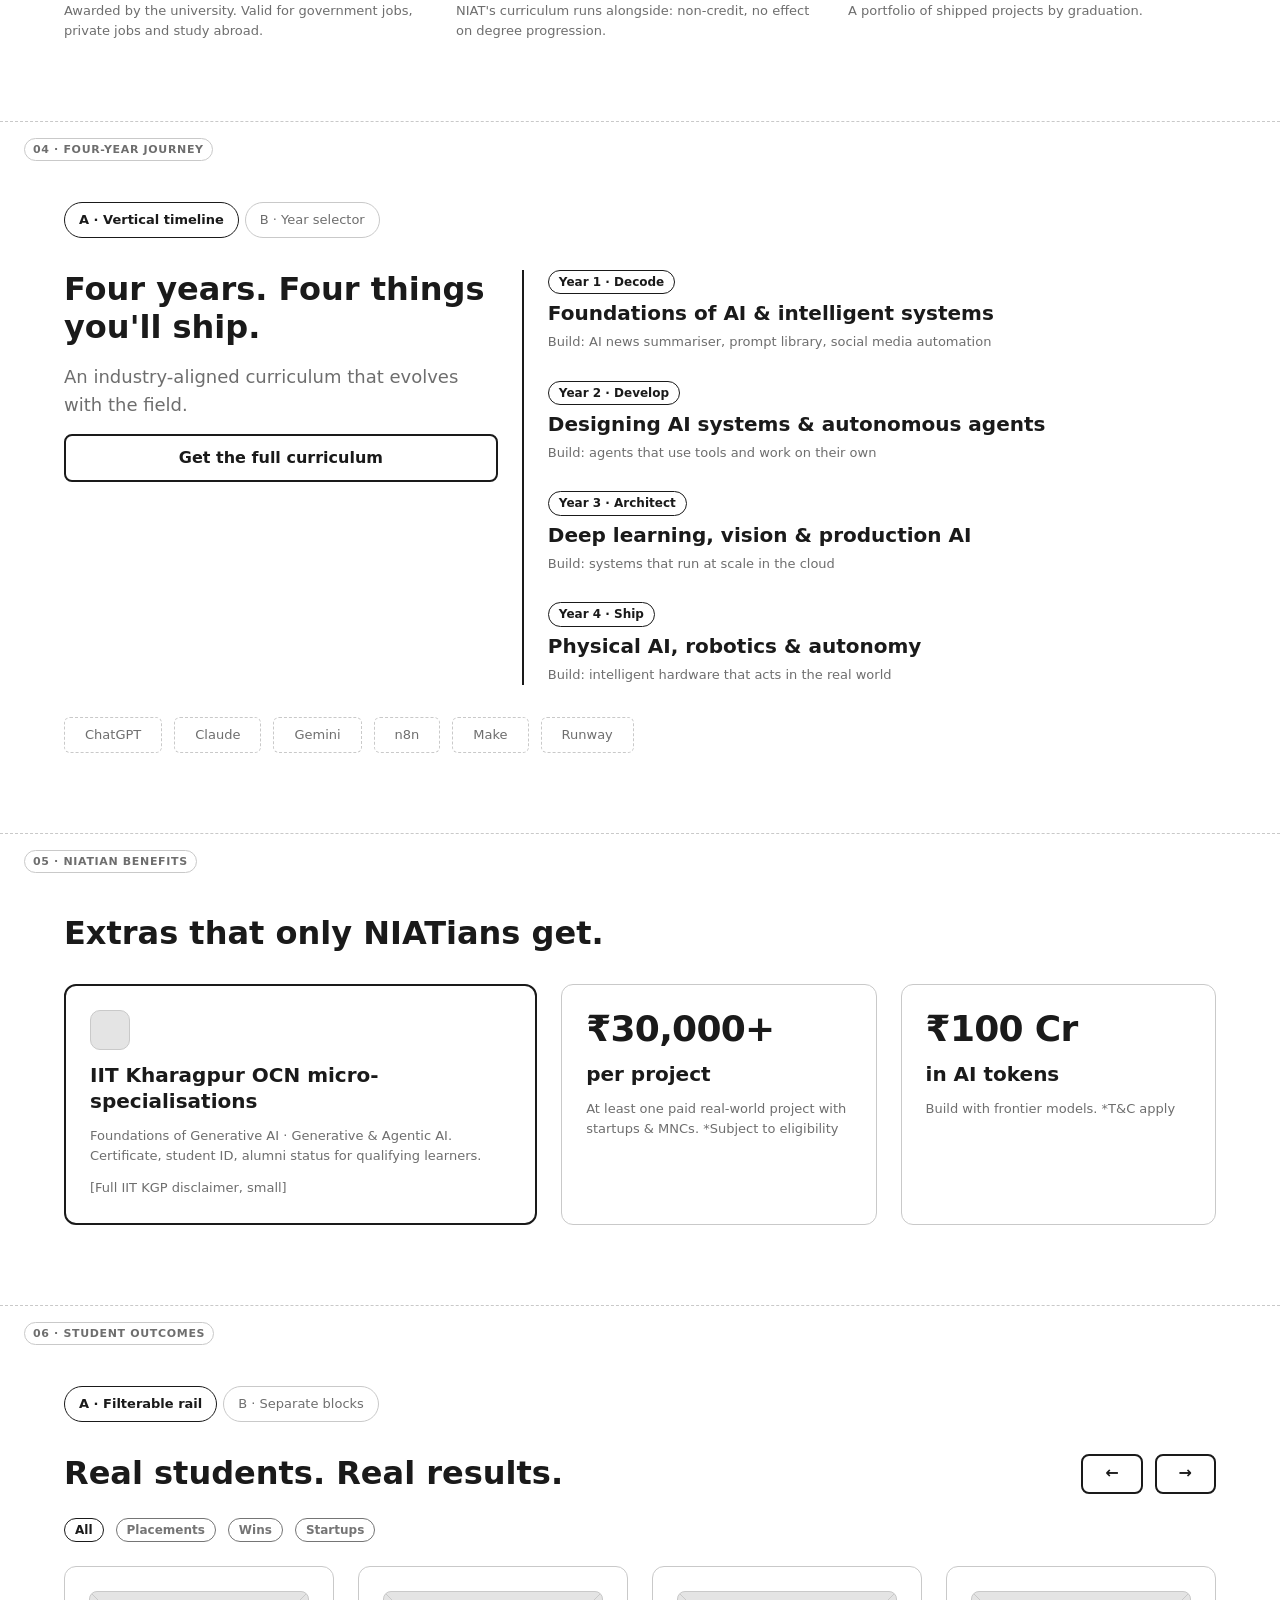
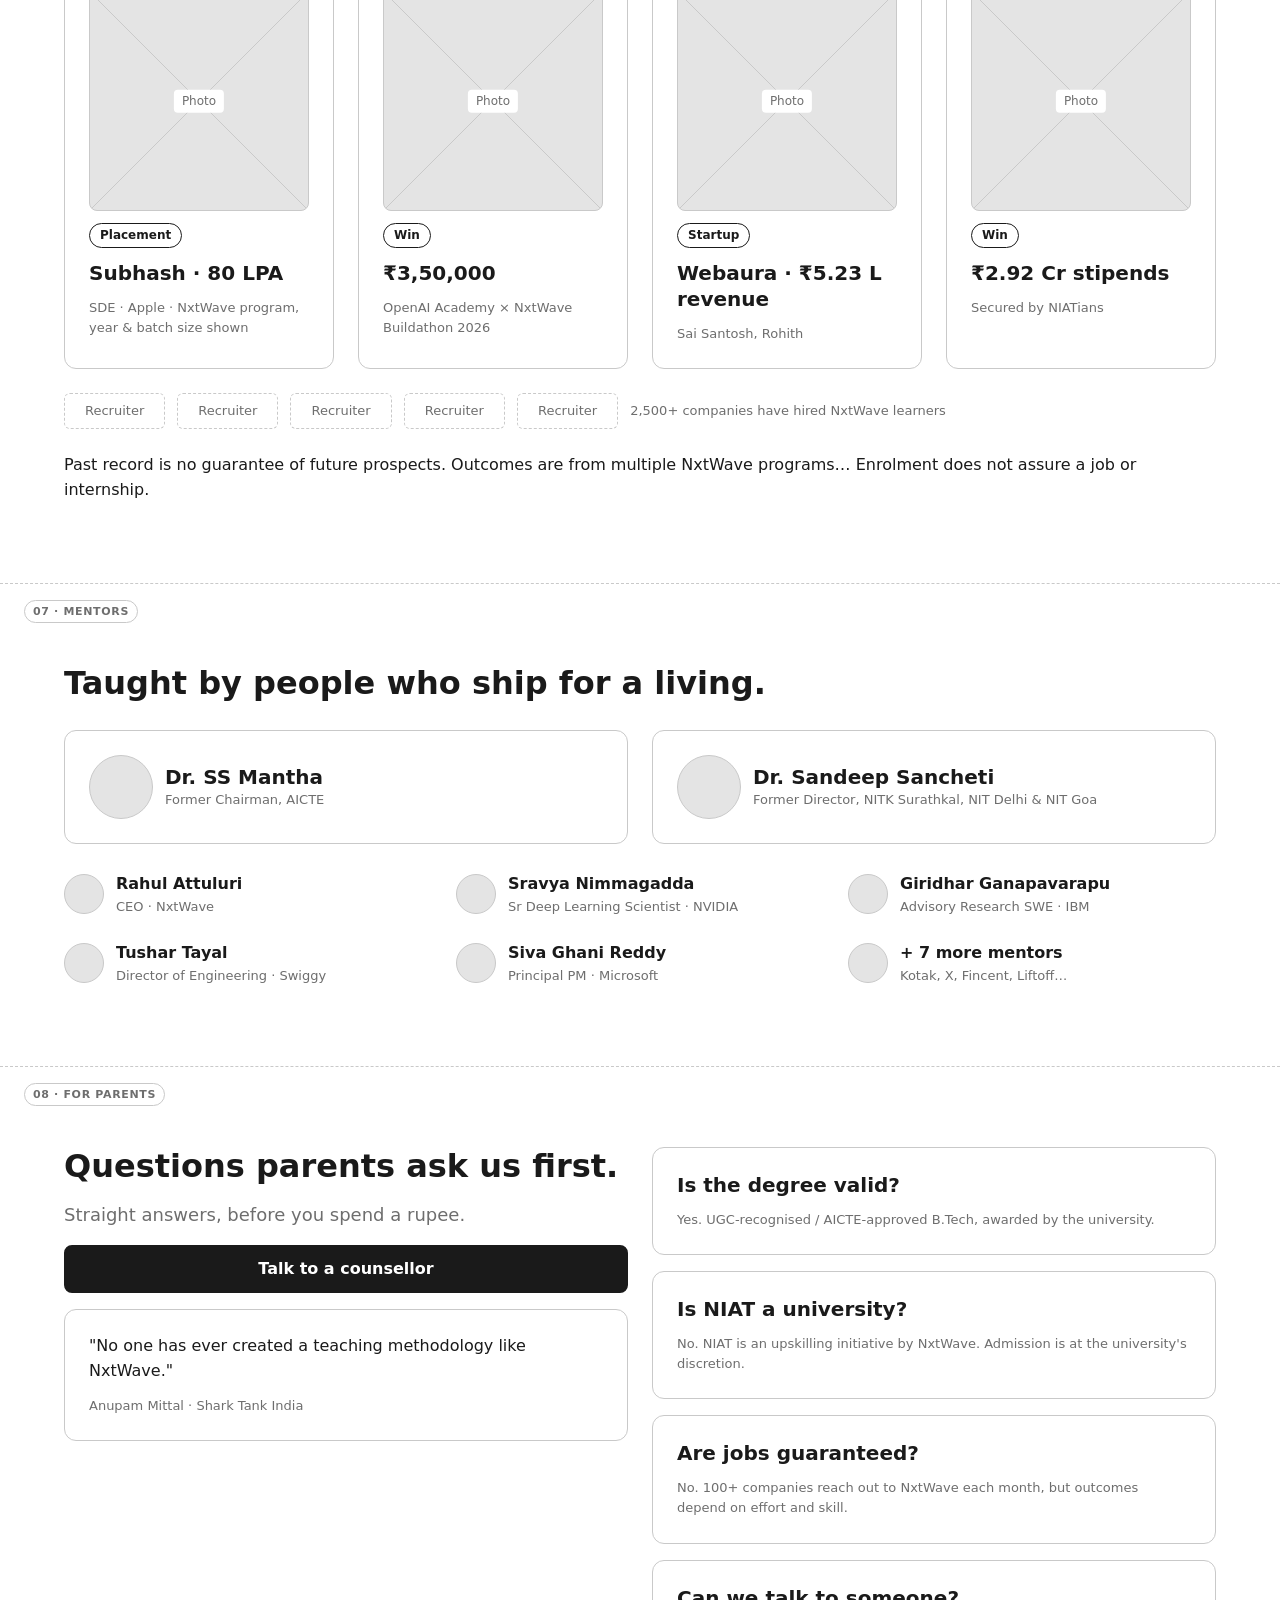
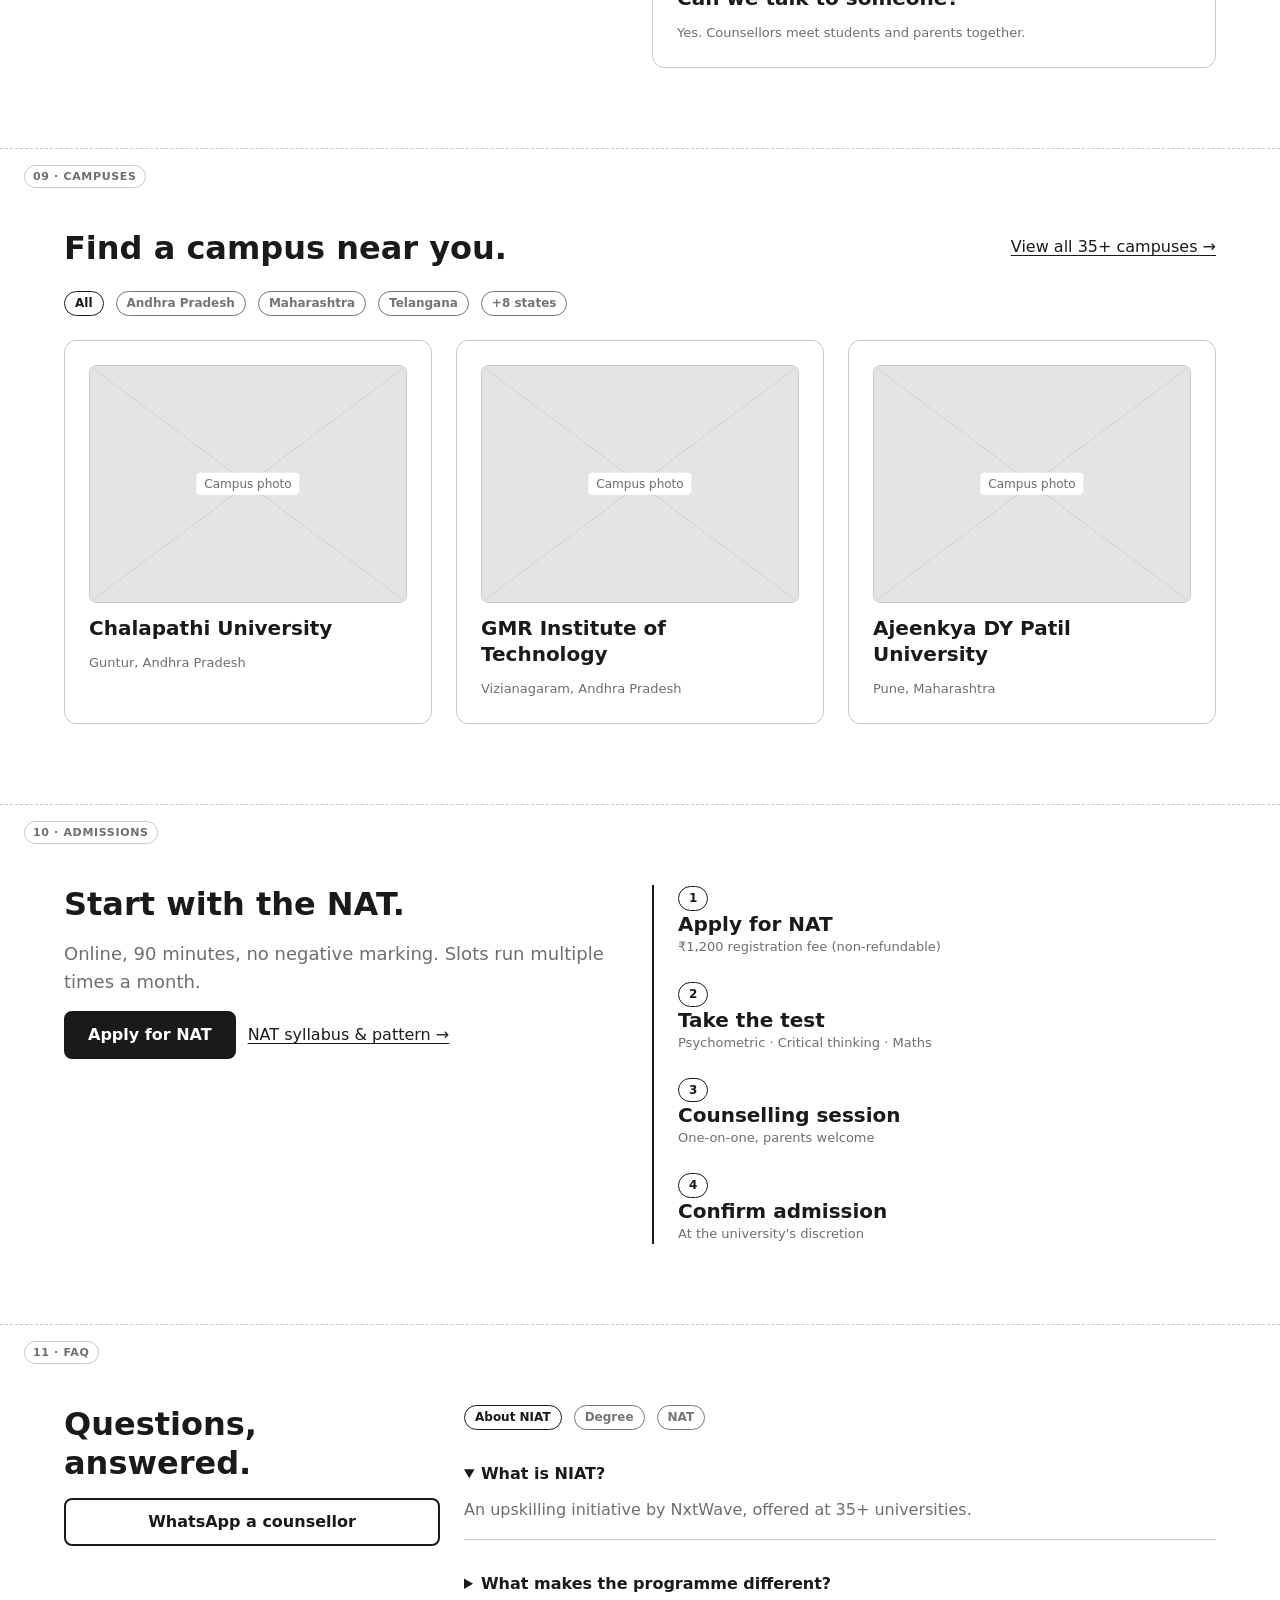
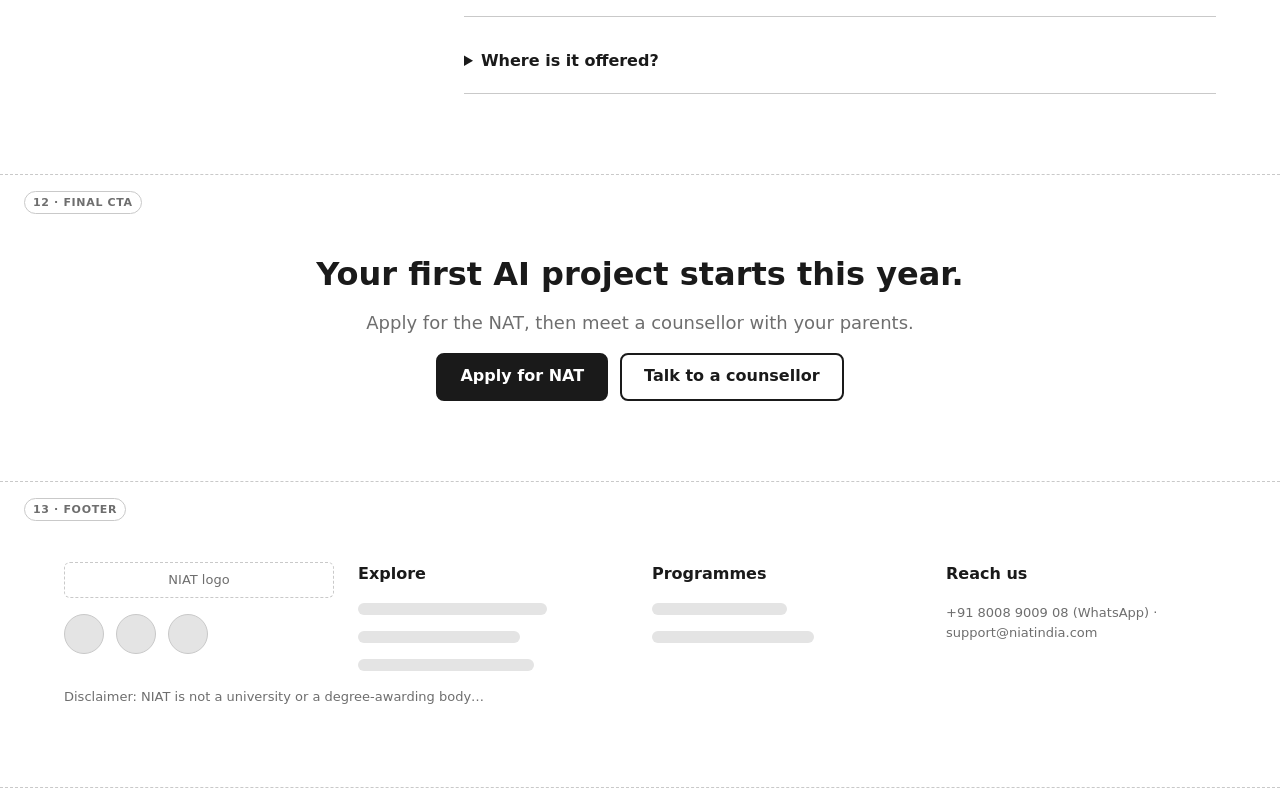
<file: docs/variation-b/03-lowfi-wireframe.html>
<!DOCTYPE html>
<html lang="en">
<head>
<meta charset="utf-8">
<meta name="viewport" content="width=device-width, initial-scale=1">
<title>NIAT home · Variation B · Low-fi v01</title>
<style>
:root{
  --bg:#ffffff; --surface:#f6f6f6; --fill:#e4e4e4; --line:#c9c9c9; --muted:#6e6e6e; --ink:#1a1a1a; --on-ink:#ffffff; --pin:#1a1a1a;
  --r:8px; --font:system-ui,-apple-system,"Segoe UI",Roboto,Helvetica,Arial,sans-serif;
}
@media (prefers-color-scheme: dark){
  :root:not([data-theme="light"]){ --bg:#141414; --surface:#1d1d1d; --fill:#2c2c2c; --line:#444; --muted:#a0a0a0; --ink:#ececec; --on-ink:#141414; --pin:#ececec; }
}
:root[data-theme="dark"]{ --bg:#141414; --surface:#1d1d1d; --fill:#2c2c2c; --line:#444; --muted:#a0a0a0; --ink:#ececec; --on-ink:#141414; --pin:#ececec; }

*{box-sizing:border-box}
html{scroll-behavior:smooth}
body{margin:0;background:var(--bg);color:var(--ink);font:16px/1.55 var(--font)}
img{max-width:100%}
h1,h2,h3,p{margin:0}
.display{font-size:48px;line-height:1.1;font-weight:700;letter-spacing:-.02em}
h2{font-size:32px;line-height:1.2;font-weight:700}
h3{font-size:20px;line-height:1.3;font-weight:600}
.sub{color:var(--muted);font-size:18px}
.caption{color:var(--muted);font-size:13px}
@media (max-width:767px){ .display{font-size:34px} h2{font-size:26px} .sub{font-size:16px} }

/* chrome */
.wf-bar{position:sticky;top:0;z-index:50;display:flex;flex-wrap:wrap;gap:8px 16px;align-items:center;padding:10px 20px;background:var(--surface);border-bottom:1px solid var(--line);font-size:13px}
.wf-bar strong{font-size:14px}
.wf-bar nav{display:flex;gap:4px;overflow-x:auto;flex:1;min-width:0}
.wf-bar nav a{color:var(--muted);text-decoration:none;padding:4px 8px;border-radius:6px;white-space:nowrap}
.wf-bar nav a:hover{background:var(--fill);color:var(--ink)}
.toggle{display:flex;align-items:center;gap:6px;cursor:pointer;user-select:none}

/* layout */
.wrap{max-width:1200px;margin:0 auto;padding:0 24px}
.wf-section{position:relative;padding:80px 0;border-bottom:1px dashed var(--line)}
.wf-section::before{content:attr(data-label);position:absolute;top:16px;left:24px;font-size:11px;font-weight:600;letter-spacing:.06em;text-transform:uppercase;color:var(--muted);border:1px solid var(--line);padding:2px 8px;border-radius:999px;background:var(--bg)}
@media (max-width:767px){ .wf-section{padding:56px 0 48px} }
.grid{display:grid;gap:24px}
.g2{grid-template-columns:repeat(2,1fr)} .g3{grid-template-columns:repeat(3,1fr)} .g4{grid-template-columns:repeat(4,1fr)}
@media (max-width:767px){ .g2,.g3,.g4{grid-template-columns:1fr} }
.stack{display:flex;flex-direction:column;gap:16px}
.row{display:flex;flex-wrap:wrap;gap:12px;align-items:center}
.center{text-align:center;align-items:center}

/* components */
.ph{position:relative;background:var(--fill);border:1px solid var(--line);border-radius:var(--r);min-height:120px;overflow:hidden;
  background-image:linear-gradient(to top right,transparent calc(50% - .5px),var(--line) 50%,transparent calc(50% + .5px)),linear-gradient(to bottom right,transparent calc(50% - .5px),var(--line) 50%,transparent calc(50% + .5px))}
.ph::after{content:attr(data-ph);position:absolute;left:50%;top:50%;transform:translate(-50%,-50%);background:var(--bg);color:var(--muted);font-size:12px;padding:2px 8px;border-radius:4px;white-space:nowrap}
.ph-video::before{content:"▶";position:absolute;left:50%;top:calc(50% - 34px);transform:translateX(-50%);font-size:22px;color:var(--muted)}
.ph-circle{display:inline-block;width:40px;height:40px;border-radius:50%;background:var(--fill);border:1px solid var(--line);flex:none}
.ph-icon{display:inline-block;width:40px;height:40px;border-radius:10px;background:var(--fill);border:1px solid var(--line)}
.ph-logo{display:inline-flex;align-items:center;justify-content:center;height:36px;padding:0 20px;border:1px dashed var(--line);border-radius:6px;color:var(--muted);font-size:13px}
.btn{display:inline-flex;align-items:center;justify-content:center;min-height:48px;padding:0 22px;border-radius:var(--r);background:var(--ink);color:var(--on-ink);font-weight:600;text-decoration:none;border:2px solid var(--ink);cursor:pointer;font:inherit;font-weight:600}
.btn-ghost{background:transparent;color:var(--ink)}
@media (max-width:767px){ .btn-block-m{width:100%} }
.link{color:var(--ink);text-decoration:underline;text-underline-offset:3px}
.field{display:flex;flex-direction:column;gap:6px;font-size:14px;font-weight:500}
.field input{min-height:48px;padding:0 14px;border:1px solid var(--line);border-radius:var(--r);background:var(--bg);color:var(--ink);font:inherit}
.card{border:1px solid var(--line);border-radius:12px;padding:24px;background:var(--bg);display:flex;flex-direction:column;gap:12px}
.card-strong{border:2px solid var(--ink);transform:translateY(-8px)}
.tag{display:inline-block;align-self:flex-start;font-size:12px;font-weight:600;border:1px solid var(--ink);border-radius:999px;padding:2px 10px}
.skel{height:12px;border-radius:6px;background:var(--fill)}
.acc{border-bottom:1px solid var(--line);padding:16px 0}
.acc summary{cursor:pointer;font-weight:600;min-height:28px}
.acc p{color:var(--muted);margin-top:8px}
.table-wrap{overflow-x:auto}
table{border-collapse:collapse;width:100%;min-width:560px}
th,td{border-bottom:1px solid var(--line);padding:12px;text-align:left}

/* variations */
.var-tabs{display:flex;gap:6px;margin:0 auto 32px;max-width:1200px;padding:0 24px;flex-wrap:wrap}
.var-tabs button{font:inherit;font-size:13px;min-height:36px;padding:0 14px;border-radius:999px;border:1px solid var(--line);background:var(--bg);color:var(--muted);cursor:pointer}
.var-tabs button[aria-selected="true"]{border-color:var(--ink);color:var(--ink);font-weight:600}

/* annotations */
.pin,.note{display:none}
body.annot .pin{display:inline-flex;align-items:center;justify-content:center;min-width:24px;height:24px;padding:0 6px;border-radius:999px;background:var(--pin);color:var(--on-ink);font-size:12px;font-weight:700;position:absolute;top:-10px;right:-10px;z-index:5}
body.annot .pin::after{content:attr(data-n)}
body.annot .note{display:block;font-size:12px;color:var(--muted);border-left:2px solid var(--ink);padding-left:8px;margin-top:8px}
.rel{position:relative}
</style>
</head>
<body>

<div class="wf-bar">
  <strong>NIAT home · Variation B</strong><span class="caption">Low-fi v01 · grayscale · structure only</span>
  <nav aria-label="Sections">
    <a href="#s00">00 Header</a><a href="#s01">01 Hero</a><a href="#s02">02 Stats</a><a href="#s03">03 How it works</a><a href="#s04">04 Journey</a><a href="#s05">05 Benefits</a><a href="#s06">06 Outcomes</a><a href="#s07">07 Mentors</a><a href="#s08">08 Parents</a><a href="#s09">09 Campuses</a><a href="#s10">10 Admissions</a><a href="#s11">11 FAQ</a><a href="#s12">12 Final CTA</a><a href="#s13">13 Footer</a>
  </nav>
  <label class="toggle"><input type="checkbox" id="annotToggle"> Annotations</label>
</div>

<!-- 00 HEADER -->
<section class="wf-section" id="s00" data-label="00 · Header" style="padding:56px 0 24px">
  <div class="wrap row rel" style="justify-content:space-between">
    <span class="pin" data-n="0"></span>
    <span class="ph-logo">NIAT logo</span>
    <div class="row hide-m" style="gap:20px"><a class="link">Programme</a><a class="link">Outcomes</a><a class="link">Campuses</a><a class="link">For parents</a><a class="link">Admissions</a></div>
    <a class="btn">Apply for NAT</a>
  </div>
  <div class="wrap"><p class="note">Sticky. Transparent over hero, solid after scroll. Mobile: logo + menu icon + "Apply" (≥44px). Sticky bottom bar with Apply + WhatsApp appears after the hero.</p></div>
</section>

<!-- 01 HERO -->
<section class="wf-section" id="s01" data-label="01 · Hero">
  <div class="var-tabs" role="tablist">
    <button role="tab" aria-selected="true" data-var="a">A · Split + next steps</button>
    <button role="tab" aria-selected="false" data-var="b">B · Centred + collage</button>
  </div>
  <div class="var" data-var="a">
    <div class="wrap grid g2" style="align-items:center;grid-template-columns:1.4fr 1fr">
      <div class="stack rel">
        <span class="pin" data-n="1"></span>
        <p class="caption">Industry-ready upskilling · 35+ UGC-recognised partner universities</p>
        <h1 class="display">Earn your B.Tech. Build like an AI engineer from year one.</h1>
        <p class="sub">NIAT adds hands-on AI, robotics and data science training to your UGC-recognised degree, with real projects, industry mentors and paid work along the way.</p>
        <div class="row"><a class="btn btn-block-m">Apply for NAT</a><a class="link">Download brochure →</a></div>
        <p class="caption">90-minute online test · No negative marking · Slots every month</p>
      </div>
      <div class="card rel">
        <span class="pin" data-n="1a"></span>
        <h3>What happens next</h3>
        <div class="row" style="gap:12px;align-items:flex-start"><span class="tag">1</span><div><strong>Take the NAT online</strong><p class="caption">90 minutes, from home</p></div></div>
        <div class="row" style="gap:12px;align-items:flex-start"><span class="tag">2</span><div><strong>One-on-one counselling</strong><p class="caption">Bring your parents along</p></div></div>
        <div class="row" style="gap:12px;align-items:flex-start"><span class="tag">3</span><div><strong>Choose your campus</strong><p class="caption">35+ universities, 11 states</p></div></div>
        <div class="ph ph-video" data-ph="Campus film · 20s loop, muted" style="aspect-ratio:16/9;min-height:0"></div>
      </div>
    </div>
    <div class="wrap"><p class="note">Hero media is a poster image first; the video loads only on fast connections and when reduced motion is off.</p></div>
  </div>
  <div class="var" data-var="b" hidden>
    <div class="wrap stack center rel" style="max-width:760px">
      <span class="pin" data-n="1"></span>
      <p class="caption">Industry-ready upskilling · 35+ UGC-recognised partner universities</p>
      <h1 class="display">Earn your B.Tech. Build like an AI engineer from year one.</h1>
      <p class="sub">NIAT adds hands-on AI, robotics and data science training to your UGC-recognised degree.</p>
      <a class="btn">Apply for NAT</a>
      <p class="caption">90-minute online test · No negative marking</p>
    </div>
    <div class="wrap grid g4" style="margin-top:40px">
      <div class="ph" data-ph="Student photo" style="aspect-ratio:3/4"></div><div class="ph" data-ph="Lab photo" style="aspect-ratio:3/4"></div><div class="ph" data-ph="Hackathon photo" style="aspect-ratio:3/4"></div><div class="ph" data-ph="Campus photo" style="aspect-ratio:3/4"></div>
    </div>
  </div>
</section>

<!-- 02 STATS -->
<section class="wf-section" id="s02" data-label="02 · Proof stats" style="padding:64px 0">
  <div class="wrap rel">
    <span class="pin" data-n="2"></span>
    <div class="grid g4">
      <div class="stack" style="gap:4px"><span class="display">1,200+*</span><span class="caption">AI projects built</span></div>
      <div class="stack" style="gap:4px"><span class="display">100+*</span><span class="caption">Student startups</span></div>
      <div class="stack" style="gap:4px"><span class="display">200+*</span><span class="caption">Paid internships</span></div>
      <div class="stack" style="gap:4px"><span class="display">2,500+*</span><span class="caption">Hiring companies</span></div>
    </div>
    <p class="caption" style="margin-top:16px">*Outcomes are from multiple NxtWave programs, including online upskilling cohorts and placement support programs.</p>
    <p class="note">2×2 grid on mobile. Numbers count up once on first view.</p>
  </div>
</section>

<!-- 03 HOW IT WORKS -->
<section class="wf-section" id="s03" data-label="03 · How NIAT works">
  <div class="wrap stack rel" style="gap:32px">
    <span class="pin" data-n="3"></span>
    <div class="stack" style="max-width:640px"><h2>One degree. One edge.</h2><p class="sub">You study for your B.Tech at a partner university. NIAT trains you for industry, on the same campus, at the same time.</p></div>
    <div class="grid" style="grid-template-columns:1fr auto 1fr auto 1fr;align-items:center" >
      <div class="card"><span class="caption">University</span><h3>UGC-recognised B.Tech</h3></div>
      <strong style="font-size:28px">+</strong>
      <div class="card"><span class="caption">NIAT</span><h3>Industry Ready Certificate, projects, mentors</h3></div>
      <strong style="font-size:28px">=</strong>
      <div class="card card-strong"><span class="caption">You</span><h3>Graduate job-ready</h3></div>
    </div>
    <div class="grid g3">
      <div class="stack"><h3>Your degree</h3><p class="caption">Awarded by the university. Valid for government jobs, private jobs and study abroad.</p></div>
      <div class="stack"><h3>Your skills</h3><p class="caption">NIAT's curriculum runs alongside: non-credit, no effect on degree progression.</p></div>
      <div class="stack"><h3>Your proof</h3><p class="caption">A portfolio of shipped projects by graduation.</p></div>
    </div>
    <p class="note">Mobile: equation stacks vertically with + and = between cards.</p>
  </div>
</section>

<!-- 04 JOURNEY -->
<section class="wf-section" id="s04" data-label="04 · Four-year journey">
  <div class="var-tabs" role="tablist">
    <button role="tab" aria-selected="true" data-var="a">A · Vertical timeline</button>
    <button role="tab" aria-selected="false" data-var="b">B · Year selector</button>
  </div>
  <div class="var" data-var="a">
    <div class="wrap grid g2 rel" style="grid-template-columns:1fr 1.6fr;align-items:start">
      <span class="pin" data-n="4"></span>
      <div class="stack"><h2>Four years. Four things you'll ship.</h2><p class="sub">An industry-aligned curriculum that evolves with the field.</p><a class="btn btn-ghost">Get the full curriculum</a></div>
      <div class="stack" style="border-left:2px solid var(--ink);padding-left:24px;gap:28px">
        <div class="stack" style="gap:6px"><span class="tag">Year 1 · Decode</span><h3>Foundations of AI & intelligent systems</h3><p class="caption">Build: AI news summariser, prompt library, social media automation</p></div>
        <div class="stack" style="gap:6px"><span class="tag">Year 2 · Develop</span><h3>Designing AI systems & autonomous agents</h3><p class="caption">Build: agents that use tools and work on their own</p></div>
        <div class="stack" style="gap:6px"><span class="tag">Year 3 · Architect</span><h3>Deep learning, vision & production AI</h3><p class="caption">Build: systems that run at scale in the cloud</p></div>
        <div class="stack" style="gap:6px"><span class="tag">Year 4 · Ship</span><h3>Physical AI, robotics & autonomy</h3><p class="caption">Build: intelligent hardware that acts in the real world</p></div>
      </div>
    </div>
    <div class="wrap row" style="margin-top:32px"><span class="ph-logo">ChatGPT</span><span class="ph-logo">Claude</span><span class="ph-logo">Gemini</span><span class="ph-logo">n8n</span><span class="ph-logo">Make</span><span class="ph-logo">Runway</span></div>
  </div>
  <div class="var" data-var="b" hidden>
    <div class="wrap stack rel">
      <span class="pin" data-n="4"></span>
      <h2>Four years. Four things you'll ship.</h2>
      <div class="row" style="gap:24px"><span class="display">Y1</span><span class="display" style="opacity:.3">Y2</span><span class="display" style="opacity:.3">Y3</span><span class="display" style="opacity:.3">Y4</span></div>
      <div class="card"><span class="tag">Year 1 · Decode</span><h3>Foundations of AI & intelligent systems</h3><p class="caption">Modules · skills · tools · projects (detail panel)</p></div>
    </div>
  </div>
</section>

<!-- 05 BENEFITS -->
<section class="wf-section" id="s05" data-label="05 · NIATian benefits">
  <div class="wrap stack rel" style="gap:32px">
    <span class="pin" data-n="5"></span>
    <h2>Extras that only NIATians get.</h2>
    <div class="grid" style="grid-template-columns:1.5fr 1fr 1fr">
      <div class="card card-strong" style="transform:none"><span class="ph-icon"></span><h3>IIT Kharagpur OCN micro-specialisations</h3><p class="caption">Foundations of Generative AI · Generative & Agentic AI. Certificate, student ID, alumni status for qualifying learners.</p><p class="caption">[Full IIT KGP disclaimer, small]</p></div>
      <div class="card"><span class="display" style="font-size:36px">₹30,000+</span><h3>per project</h3><p class="caption">At least one paid real-world project with startups & MNCs. *Subject to eligibility</p></div>
      <div class="card"><span class="display" style="font-size:36px">₹100 Cr</span><h3>in AI tokens</h3><p class="caption">Build with frontier models. *T&C apply</p></div>
    </div>
  </div>
</section>

<!-- 06 OUTCOMES -->
<section class="wf-section" id="s06" data-label="06 · Student outcomes">
  <div class="var-tabs" role="tablist">
    <button role="tab" aria-selected="true" data-var="a">A · Filterable rail</button>
    <button role="tab" aria-selected="false" data-var="b">B · Separate blocks</button>
  </div>
  <div class="var" data-var="a">
    <div class="wrap stack rel" style="gap:24px">
      <span class="pin" data-n="6"></span>
      <div class="row" style="justify-content:space-between"><h2>Real students. Real results.</h2><div class="row"><a class="btn btn-ghost" style="min-height:40px">←</a><a class="btn btn-ghost" style="min-height:40px">→</a></div></div>
      <div class="row" role="tablist"><span class="tag">All</span><span class="tag" style="opacity:.6">Placements</span><span class="tag" style="opacity:.6">Wins</span><span class="tag" style="opacity:.6">Startups</span></div>
      <div class="grid g4">
        <div class="card"><div class="ph" data-ph="Photo" style="aspect-ratio:1"></div><span class="tag">Placement</span><h3>Subhash · 80 LPA</h3><p class="caption">SDE · Apple · NxtWave program, year &amp; batch size shown</p></div>
        <div class="card"><div class="ph" data-ph="Photo" style="aspect-ratio:1"></div><span class="tag">Win</span><h3>₹3,50,000</h3><p class="caption">OpenAI Academy × NxtWave Buildathon 2026</p></div>
        <div class="card"><div class="ph" data-ph="Photo" style="aspect-ratio:1"></div><span class="tag">Startup</span><h3>Webaura · ₹5.23 L revenue</h3><p class="caption">Sai Santosh, Rohith</p></div>
        <div class="card"><div class="ph" data-ph="Photo" style="aspect-ratio:1"></div><span class="tag">Win</span><h3>₹2.92 Cr stipends</h3><p class="caption">Secured by NIATians</p></div>
      </div>
      <div class="row"><span class="ph-logo">Recruiter</span><span class="ph-logo">Recruiter</span><span class="ph-logo">Recruiter</span><span class="ph-logo">Recruiter</span><span class="ph-logo">Recruiter</span><span class="caption">2,500+ companies have hired NxtWave learners</span></div>
      <p>Past record is no guarantee of future prospects. Outcomes are from multiple NxtWave programs… Enrolment does not assure a job or internship.</p><p class="note">Compliance: disclaimer set at the same size as the claims (ASCI 2023 / CCPA 2024), not as fine print.</p>
      <p class="note">Rail scrolls horizontally (snap). Filter changes the set without reloading. Each card has one type tag.</p>
    </div>
  </div>
  <div class="var" data-var="b" hidden>
    <div class="wrap stack rel" style="gap:24px">
      <span class="pin" data-n="6"></span>
      <h2>Real students. Real results.</h2>
      <div class="grid g3"><div class="ph" data-ph="Achievement" style="aspect-ratio:4/3"></div><div class="ph" data-ph="Achievement" style="aspect-ratio:4/3"></div><div class="ph" data-ph="Achievement" style="aspect-ratio:4/3"></div></div>
      <h3>Top placements</h3><div class="grid g4"><div class="ph" data-ph="Offer" style="aspect-ratio:3/4"></div><div class="ph" data-ph="Offer" style="aspect-ratio:3/4"></div><div class="ph" data-ph="Offer" style="aspect-ratio:3/4"></div><div class="ph" data-ph="Offer" style="aspect-ratio:3/4"></div></div>
      <h3>Startups</h3><div class="grid g3"><div class="ph" data-ph="Startup" style="aspect-ratio:4/3"></div><div class="ph" data-ph="Startup" style="aspect-ratio:4/3"></div><div class="ph" data-ph="Startup" style="aspect-ratio:4/3"></div></div>
    </div>
  </div>
</section>

<!-- 07 MENTORS -->
<section class="wf-section" id="s07" data-label="07 · Mentors">
  <div class="wrap stack rel" style="gap:28px">
    <span class="pin" data-n="7"></span>
    <h2>Taught by people who ship for a living.</h2>
    <div class="grid g2">
      <div class="card"><div class="row"><span class="ph-circle" style="width:64px;height:64px"></span><div><h3>Dr. SS Mantha</h3><p class="caption">Former Chairman, AICTE</p></div></div></div>
      <div class="card"><div class="row"><span class="ph-circle" style="width:64px;height:64px"></span><div><h3>Dr. Sandeep Sancheti</h3><p class="caption">Former Director, NITK Surathkal, NIT Delhi & NIT Goa</p></div></div></div>
    </div>
    <div class="grid g3">
      <div class="row"><span class="ph-circle"></span><div><strong>Rahul Attuluri</strong><p class="caption">CEO · NxtWave</p></div></div>
      <div class="row"><span class="ph-circle"></span><div><strong>Sravya Nimmagadda</strong><p class="caption">Sr Deep Learning Scientist · NVIDIA</p></div></div>
      <div class="row"><span class="ph-circle"></span><div><strong>Giridhar Ganapavarapu</strong><p class="caption">Advisory Research SWE · IBM</p></div></div>
      <div class="row"><span class="ph-circle"></span><div><strong>Tushar Tayal</strong><p class="caption">Director of Engineering · Swiggy</p></div></div>
      <div class="row"><span class="ph-circle"></span><div><strong>Siva Ghani Reddy</strong><p class="caption">Principal PM · Microsoft</p></div></div>
      <div class="row"><span class="ph-circle"></span><div><strong>+ 7 more mentors</strong><p class="caption">Kotak, X, Fincent, Liftoff…</p></div></div>
    </div>
  </div>
</section>

<!-- 08 PARENTS -->
<section class="wf-section" id="s08" data-label="08 · For parents">
  <div class="wrap grid g2 rel" style="align-items:start">
    <span class="pin" data-n="8"></span>
    <div class="stack"><h2>Questions parents ask us first.</h2><p class="sub">Straight answers, before you spend a rupee.</p><a class="btn">Talk to a counsellor</a>
      <div class="card"><p>"No one has ever created a teaching methodology like NxtWave."</p><p class="caption">Anupam Mittal · Shark Tank India</p></div></div>
    <div class="stack">
      <div class="card"><h3>Is the degree valid?</h3><p class="caption">Yes. UGC-recognised / AICTE-approved B.Tech, awarded by the university.</p></div>
      <div class="card"><h3>Is NIAT a university?</h3><p class="caption">No. NIAT is an upskilling initiative by NxtWave. Admission is at the university's discretion.</p></div>
      <div class="card"><h3>Are jobs guaranteed?</h3><p class="caption">No. 100+ companies reach out to NxtWave each month, but outcomes depend on effort and skill.</p></div>
      <div class="card"><h3>Can we talk to someone?</h3><p class="caption">Yes. Counsellors meet students and parents together.</p></div>
    </div>
  </div>
</section>

<!-- 09 CAMPUSES -->
<section class="wf-section" id="s09" data-label="09 · Campuses">
  <div class="wrap stack rel" style="gap:24px">
    <span class="pin" data-n="9"></span>
    <div class="row" style="justify-content:space-between"><h2>Find a campus near you.</h2><a class="link">View all 35+ campuses →</a></div>
    <div class="row"><span class="tag">All</span><span class="tag" style="opacity:.6">Andhra Pradesh</span><span class="tag" style="opacity:.6">Maharashtra</span><span class="tag" style="opacity:.6">Telangana</span><span class="tag" style="opacity:.6">+8 states</span></div>
    <div class="grid g3">
      <div class="card"><div class="ph" data-ph="Campus photo" style="aspect-ratio:4/3"></div><h3>Chalapathi University</h3><p class="caption">Guntur, Andhra Pradesh</p></div>
      <div class="card"><div class="ph" data-ph="Campus photo" style="aspect-ratio:4/3"></div><h3>GMR Institute of Technology</h3><p class="caption">Vizianagaram, Andhra Pradesh</p></div>
      <div class="card"><div class="ph" data-ph="Campus photo" style="aspect-ratio:4/3"></div><h3>Ajeenkya DY Patil University</h3><p class="caption">Pune, Maharashtra</p></div>
    </div>
    <p class="note">States with no featured card show an empty state: "Campuses in this state are listed on the campus page →".</p>
  </div>
</section>

<!-- 10 ADMISSIONS -->
<section class="wf-section" id="s10" data-label="10 · Admissions">
  <div class="wrap grid g2 rel" style="align-items:start">
    <span class="pin" data-n="10"></span>
    <div class="stack"><h2>Start with the NAT.</h2><p class="sub">Online, 90 minutes, no negative marking. Slots run multiple times a month.</p><div class="row"><a class="btn btn-block-m">Apply for NAT</a><a class="link">NAT syllabus & pattern →</a></div></div>
    <div class="stack" style="border-left:2px solid var(--ink);padding-left:24px;gap:24px">
      <div><span class="tag">1</span><h3>Apply for NAT</h3><p class="caption">₹1,200 registration fee (non-refundable)</p></div>
      <div><span class="tag">2</span><h3>Take the test</h3><p class="caption">Psychometric · Critical thinking · Maths</p></div>
      <div><span class="tag">3</span><h3>Counselling session</h3><p class="caption">One-on-one, parents welcome</p></div>
      <div><span class="tag">4</span><h3>Confirm admission</h3><p class="caption">At the university's discretion</p></div>
    </div>
  </div>
</section>

<!-- 11 FAQ -->
<section class="wf-section" id="s11" data-label="11 · FAQ">
  <div class="wrap grid g2 rel" style="grid-template-columns:1fr 2fr;align-items:start">
    <span class="pin" data-n="11"></span>
    <div class="stack"><h2>Questions, answered.</h2><a class="btn btn-ghost">WhatsApp a counsellor</a></div>
    <div class="stack">
      <div class="row"><span class="tag">About NIAT</span><span class="tag" style="opacity:.6">Degree</span><span class="tag" style="opacity:.6">NAT</span></div>
      <details class="acc" open><summary>What is NIAT?</summary><p>An upskilling initiative by NxtWave, offered at 35+ universities.</p></details>
      <details class="acc"><summary>What makes the programme different?</summary><p>…</p></details>
      <details class="acc"><summary>Where is it offered?</summary><p>…</p></details>
    </div>
  </div>
</section>

<!-- 12 FINAL CTA -->
<section class="wf-section" id="s12" data-label="12 · Final CTA">
  <div class="wrap stack center rel" style="max-width:720px">
    <span class="pin" data-n="12"></span>
    <h2>Your first AI project starts this year.</h2>
    <p class="sub">Apply for the NAT, then meet a counsellor with your parents.</p>
    <div class="row" style="justify-content:center"><a class="btn">Apply for NAT</a><a class="btn btn-ghost">Talk to a counsellor</a></div>
  </div>
</section>

<!-- 13 FOOTER -->
<section class="wf-section" id="s13" data-label="13 · Footer">
  <div class="wrap stack rel">
    <span class="pin" data-n="13"></span>
    <div class="grid g4"><div class="stack"><span class="ph-logo">NIAT logo</span><div class="row"><span class="ph-circle"></span><span class="ph-circle"></span><span class="ph-circle"></span></div></div><div class="stack"><strong>Explore</strong><span class="skel" style="width:70%"></span><span class="skel" style="width:60%"></span><span class="skel" style="width:65%"></span></div><div class="stack"><strong>Programmes</strong><span class="skel" style="width:50%"></span><span class="skel" style="width:60%"></span></div><div class="stack"><strong>Reach us</strong><p class="caption">+91 8008 9009 08 (WhatsApp) · support@niatindia.com</p></div></div>
    <p class="caption">Disclaimer: NIAT is not a university or a degree-awarding body…</p>
  </div>
</section>

<style>@media (max-width:767px){.hide-m{display:none!important}.grid[style*="grid-template-columns"]{grid-template-columns:1fr!important}#s03 .grid[style*="auto"]{text-align:center}.display{overflow-wrap:anywhere}.row>*{min-width:0}body.annot .pin{right:0}}</style>
<script>
(function(){
  var t=document.getElementById('annotToggle');
  if(t){t.addEventListener('change',function(){document.body.classList.toggle('annot',t.checked)});}
  document.querySelectorAll('.wf-section').forEach(function(sec){
    var tabs=sec.querySelectorAll('.var-tabs [data-var]');
    tabs.forEach(function(btn){
      btn.addEventListener('click',function(){
        tabs.forEach(function(b){b.setAttribute('aria-selected', b===btn?'true':'false')});
        sec.querySelectorAll('.var').forEach(function(v){v.hidden = v.getAttribute('data-var')!==btn.getAttribute('data-var')});
      });
    });
  });
})();
</script>
</body>
</html>
</file>
<file: assets/css/styles.css>
/* ==========================================================================
   NIAT — site styles
   Brand: maroon #991B1B, wine #450A0A, amber #FFB218, cream #FEF7F1
   Type: Satoshi (UI + headings), Instrument Serif italic (accent), JetBrains Mono (labels)
   ========================================================================== */

:root {
  --wine-950: #1c0505;
  --wine-900: #2a0707;
  --wine-800: #450a0a;
  --maroon-700: #7f1d1d;
  --maroon-600: #991b1b;
  --maroon-500: #b91c1c;
  --maroon-100: #fbe9e9;
  --amber-400: #ffb218;
  --amber-300: #ffc94d;
  --amber-100: #fff1d6;
  --cream-50: #fffcf8;
  --cream-100: #fef7f1;
  --cream-200: #f7ebe0;
  --ink-900: #1d1515;
  --ink-700: #3d3232;
  --ink-500: #6b5f5f;
  --ink-300: #7a6c6c; /* 4.6:1 on cream (was #a89c9c, 2.5:1) */
  --line: rgba(29, 21, 21, 0.1);
  --line-light: rgba(255, 255, 255, 0.14);
  --wa: #0f7a41; /* white text/icon 5.3:1 (was #25d366, 2:1) */

  --font-sans: "Satoshi", ui-sans-serif, system-ui, -apple-system, "Segoe UI", Roboto, sans-serif;
  --font-serif: "Instrument Serif", Georgia, "Times New Roman", serif;
  --font-mono: "JetBrains Mono", ui-monospace, SFMono-Regular, Menlo, monospace;

  --radius-sm: 10px;
  --radius: 18px;
  --radius-lg: 28px;
  --gutter: clamp(16px, 4vw, 40px);
  --section-y: clamp(72px, 10vw, 140px);
  --shadow-sm: 0 1px 2px rgba(29, 21, 21, 0.06), 0 2px 8px rgba(29, 21, 21, 0.04);
  --shadow: 0 2px 4px rgba(29, 21, 21, 0.04), 0 12px 32px rgba(29, 21, 21, 0.08);
  --ease: cubic-bezier(0.2, 0.7, 0.2, 1);
  --header-h: 72px;
}

/* ---------- Reset ---------- */
*, *::before, *::after { box-sizing: border-box; }
* { margin: 0; }
html { -webkit-text-size-adjust: 100%; scroll-behavior: smooth; scroll-padding-top: calc(var(--header-h) + 16px); scroll-padding-bottom: 88px; }
body {
  font-family: var(--font-sans);
  font-size: 17px;
  line-height: 1.55;
  color: var(--ink-900);
  background: var(--cream-50);
  -webkit-font-smoothing: antialiased;
  text-rendering: optimizeLegibility;
  overflow-x: hidden;
}
img, video, svg { display: block; max-width: 100%; }
img { height: auto; }
a { color: inherit; text-decoration: none; }
ul, ol { padding: 0; list-style: none; }
button { font: inherit; color: inherit; background: none; border: 0; cursor: pointer; }
address { font-style: normal; }
:focus-visible { outline: 2px solid var(--amber-400); outline-offset: 3px; border-radius: 6px; }

.skip-link {
  position: absolute; left: 16px; top: -60px; z-index: 100;
  background: var(--ink-900); color: #fff; padding: 10px 16px; border-radius: 8px;
}
.skip-link:focus { top: 12px; }
.sr-only { position: absolute; width: 1px; height: 1px; padding: 0; margin: -1px; overflow: hidden; clip: rect(0 0 0 0); white-space: nowrap; border: 0; }

.container { width: 100%; max-width: 1240px; margin-inline: auto; padding-inline: var(--gutter); }

em { font-family: var(--font-serif); font-style: italic; font-weight: 400; letter-spacing: -0.01em; }

/* ---------- Type helpers ---------- */
.eyebrow {
  display: inline-flex; align-items: center; gap: 10px;
  font-family: var(--font-mono); font-size: 12.5px; font-weight: 500;
  letter-spacing: 0.08em; text-transform: uppercase;
  color: var(--maroon-600);
  margin-bottom: 18px;
}
.eyebrow::before { content: ""; width: 18px; height: 2px; background: currentColor; border-radius: 2px; }
.eyebrow--light { color: var(--amber-300); }
.eyebrow__tick { display: none; }

.section { padding-block: var(--section-y); }
.section-head { margin-bottom: clamp(40px, 5vw, 64px); max-width: 760px; }
.section-head--split {
  max-width: none; display: grid; gap: 20px 64px; align-items: end;
  grid-template-columns: 1.3fr 1fr;
}
.section-title {
  font-size: clamp(36px, 5.4vw, 68px);
  line-height: 1.02; letter-spacing: -0.035em; font-weight: 700;
  text-wrap: balance;
}
.section-title em { color: var(--maroon-600); font-size: 1.06em; }
.section-title--light { color: #fff; }
.section-title--light em { color: var(--amber-400); }
.section-lede { font-size: 18px; color: var(--ink-500); max-width: 52ch; text-wrap: pretty; }
.section-lede--light { color: rgba(255, 255, 255, 0.7); }
.sub-title { font-size: clamp(22px, 2.4vw, 28px); font-weight: 700; letter-spacing: -0.02em; }
.sub-title--light { color: #fff; }

.mini-label {
  font-family: var(--font-mono); font-size: 11.5px; font-weight: 500;
  letter-spacing: 0.08em; text-transform: uppercase; color: var(--ink-500);
  margin-bottom: 12px;
}
.mini-label--light { color: rgba(255, 255, 255, 0.6); }
.mt { margin-top: 28px; }
.mt-lg { margin-top: 48px; }

.big-num {
  font-size: clamp(44px, 5.5vw, 72px); font-weight: 900; letter-spacing: -0.045em; line-height: 1;
  color: var(--maroon-600); font-variant-numeric: tabular-nums;
}
.big-num span { font-size: 0.32em; font-weight: 500; letter-spacing: 0; color: var(--ink-500); margin-left: 6px; }
.big-num--amber { color: var(--amber-400); }

.fineprint { font-size: 14px; line-height: 1.55; color: var(--ink-500); margin-top: 18px; }
.fineprint--light { color: rgba(255, 255, 255, 0.72); }

.tag {
  display: inline-flex; align-items: center;
  font-size: 12px; font-weight: 700; letter-spacing: 0.02em;
  padding: 5px 10px; border-radius: 999px;
  background: var(--maroon-100); color: var(--maroon-600);
}
.tag--amber { background: var(--amber-400); color: var(--wine-900); }

.link-arrow { display: inline-flex; gap: 6px; font-weight: 700; font-size: 15px; color: var(--maroon-600); }
.link-arrow span { transition: transform 0.25s var(--ease); }
.link-arrow:hover span { transform: translateX(4px); }
.link-arrow--light { color: #fff; }

/* ---------- Buttons ---------- */
.btn {
  --h: 48px;
  display: inline-flex; align-items: center; justify-content: center; gap: 10px;
  height: var(--h); padding-inline: 22px;
  font-weight: 700; font-size: 15.5px; letter-spacing: -0.005em; white-space: nowrap;
  border-radius: 999px; border: 1.5px solid transparent;
  transition: background-color 0.2s, color 0.2s, border-color 0.2s, transform 0.2s var(--ease), box-shadow 0.2s;
}
.btn:hover { transform: translateY(-1px); }
.btn:active { transform: translateY(0); }
.btn--sm { --h: 40px; padding-inline: 18px; font-size: 14.5px; }
.btn--lg { --h: 56px; padding-inline: 28px; font-size: 16.5px; }
.btn--primary { background: var(--maroon-600); color: #fff; box-shadow: 0 6px 18px -6px rgba(153, 27, 27, 0.55); }
.btn--primary:hover { background: var(--maroon-500); }
.btn--amber { background: var(--amber-400); color: var(--wine-900); box-shadow: 0 8px 24px -8px rgba(255, 178, 24, 0.6); }
.btn--amber:hover { background: var(--amber-300); }
.btn--outline { border-color: rgba(29, 21, 21, 0.18); color: var(--ink-900); background: transparent; }
.btn--outline:hover { border-color: var(--ink-900); }
.btn--ghost { color: inherit; }
.btn--ghost:hover { background: rgba(127, 127, 127, 0.12); }
.btn--glass { background: rgba(255, 255, 255, 0.08); color: #fff; border-color: rgba(255, 255, 255, 0.28); backdrop-filter: blur(8px); -webkit-backdrop-filter: blur(8px); }
.btn--glass:hover { background: rgba(255, 255, 255, 0.16); }
.btn--whatsapp { background: var(--wa); color: #fff; }
.btn--whatsapp:hover { background: #0b6534; }
.btn-row { display: flex; flex-wrap: wrap; gap: 12px; margin-top: 32px; }
.btn-row--center { justify-content: center; }

.icon-btn {
  width: 44px; height: 44px; border-radius: 50%; display: grid; place-items: center;
  border: 1.5px solid var(--line-light); color: #fff; transition: background-color 0.2s, border-color 0.2s;
}
.icon-btn:hover { background: rgba(255, 255, 255, 0.1); border-color: rgba(255, 255, 255, 0.4); }
.icon-btn:disabled { opacity: 0.35; cursor: default; }

/* ---------- Announcement ---------- */
.announce { background: var(--wine-950); color: rgba(255, 255, 255, 0.82); font-size: 14px; }
.announce__inner { display: flex; align-items: center; justify-content: center; gap: 12px; min-height: 40px; padding-block: 8px; text-align: center; }
.announce strong { color: #fff; font-weight: 700; }
.announce__dot { width: 8px; height: 8px; border-radius: 50%; background: var(--amber-400); box-shadow: 0 0 0 4px rgba(255, 178, 24, 0.2); flex: none; }
.announce__link { color: var(--amber-400); font-weight: 700; white-space: nowrap; }
.announce__link:hover { text-decoration: underline; text-underline-offset: 3px; }

/* ---------- Header ---------- */
.header {
  position: sticky; top: 0; z-index: 50;
  color: #fff;
  transition: background-color 0.3s, color 0.3s, box-shadow 0.3s;
}
/* sits over the dark hero until scrolled */
.header:not(.is-solid) { background: transparent; margin-bottom: calc(var(--header-h) * -1); }
.header.is-solid {
  background: rgba(255, 252, 248, 0.86);
  backdrop-filter: saturate(1.6) blur(14px); -webkit-backdrop-filter: saturate(1.6) blur(14px);
  color: var(--ink-900);
  box-shadow: 0 1px 0 var(--line);
}
.header__inner { height: var(--header-h); display: flex; align-items: center; gap: 24px; }
.header__logo { position: relative; flex: none; width: 190px; height: 45px; }
.header__logo .logo { position: absolute; inset: 0; width: 100%; height: 100%; transition: opacity 0.3s; }
.logo--dark { opacity: 0; }
.header.is-solid .logo--dark { opacity: 1; }
.header.is-solid .logo--light { opacity: 0; }

.nav { margin-left: auto; }
.nav__list { display: flex; gap: 4px; }
.nav__list a {
  display: block; padding: 8px 14px; border-radius: 999px;
  font-size: 15px; font-weight: 500; opacity: 0.86; transition: opacity 0.2s, background-color 0.2s;
}
.nav__list a:hover { opacity: 1; background: rgba(127, 127, 127, 0.14); }
.nav__list a.is-active { opacity: 1; }
.header__actions { display: flex; align-items: center; gap: 8px; }

.menu-btn { display: none; width: 44px; height: 44px; border-radius: 50%; position: relative; }
.menu-btn span { position: absolute; left: 12px; right: 12px; height: 2px; background: currentColor; border-radius: 2px; transition: transform 0.3s var(--ease), top 0.3s var(--ease); }
.menu-btn span:first-child { top: 17px; }
.menu-btn span:last-child { top: 25px; }
.menu-btn[aria-expanded="true"] span:first-child { top: 21px; transform: rotate(45deg); }
.menu-btn[aria-expanded="true"] span:last-child { top: 21px; transform: rotate(-45deg); }

.mobile-nav {
  background: var(--cream-50); color: var(--ink-900);
  border-top: 1px solid var(--line);
  padding: 12px var(--gutter) 24px;
  box-shadow: 0 20px 40px -20px rgba(0, 0, 0, 0.3);
}
.mobile-nav ul a { display: block; padding: 14px 0; font-size: 20px; font-weight: 700; border-bottom: 1px solid var(--line); }
.mobile-nav__cta { display: grid; gap: 10px; margin-top: 20px; }

/* ---------- Hero ---------- */
.hero {
  position: relative; isolation: isolate;
  color: #fff; background: var(--wine-900);
  padding-top: calc(var(--header-h) + clamp(48px, 9vw, 120px));
  padding-bottom: 32px;
  overflow: hidden;
}
.hero__media { position: absolute; inset: 0; z-index: -1; }
.hero__video { width: 100%; height: 100%; object-fit: cover; }
.hero__scrim {
  position: absolute; inset: 0;
  background:
    radial-gradient(80% 60% at 85% 20%, rgba(185, 28, 28, 0.35), transparent 60%),
    linear-gradient(90deg, rgba(28, 5, 5, 0.94) 0%, rgba(42, 7, 7, 0.82) 45%, rgba(42, 7, 7, 0.5) 100%),
    linear-gradient(0deg, rgba(28, 5, 5, 0.95) 0%, transparent 40%);
}
.hero__grid {
  position: absolute; inset: 0; opacity: 0.18;
  background-image: linear-gradient(rgba(255, 255, 255, 0.12) 1px, transparent 1px), linear-gradient(90deg, rgba(255, 255, 255, 0.12) 1px, transparent 1px);
  background-size: 64px 64px;
  mask-image: radial-gradient(70% 70% at 30% 40%, #000 20%, transparent 75%);
  -webkit-mask-image: radial-gradient(70% 70% at 30% 40%, #000 20%, transparent 75%);
}
.hero__inner { display: grid; grid-template-columns: minmax(0, 1.5fr) minmax(0, 1fr); gap: 48px; align-items: center; }
.hero__title {
  font-size: clamp(46px, 7.6vw, 104px);
  line-height: 0.96; letter-spacing: -0.045em; font-weight: 700;
  max-width: 11ch; text-wrap: balance;
}
.hero__title em { color: var(--amber-400); font-size: 1.08em; padding-right: 0.04em; }
.hero__lede { margin-top: 28px; max-width: 56ch; font-size: clamp(17px, 1.5vw, 19.5px); color: rgba(255, 255, 255, 0.76); text-wrap: pretty; }
.hero__lede strong { color: #fff; font-weight: 700; }
.hero__ctas { display: flex; flex-wrap: wrap; gap: 12px; margin-top: 36px; }

.hero__cards { position: relative; min-height: 440px; }
.float-card {
  position: absolute;
  background: rgba(255, 255, 255, 0.08);
  border: 1px solid rgba(255, 255, 255, 0.16);
  backdrop-filter: blur(16px) saturate(1.3); -webkit-backdrop-filter: blur(16px) saturate(1.3);
  border-radius: var(--radius);
  padding: 18px 20px;
  box-shadow: 0 20px 50px -20px rgba(0, 0, 0, 0.6);
}
.float-card__label { display: block; font-family: var(--font-mono); font-size: 11px; letter-spacing: 0.08em; text-transform: uppercase; color: rgba(255, 255, 255, 0.6); }
.float-card__value { display: block; white-space: nowrap; font-size: 48px; font-weight: 900; letter-spacing: -0.04em; line-height: 1.05; color: var(--amber-400); margin-top: 4px; }
.float-card__meta { font-size: 14px; color: rgba(255, 255, 255, 0.7); }
.float-card__title { display: block; font-weight: 700; font-size: 16px; line-height: 1.3; margin-top: 2px; }
.float-card--a { top: 0; right: 0; min-width: 250px; animation: bob 7s ease-in-out infinite; }
.float-card--b { top: 188px; left: 0; width: 300px; display: flex; gap: 14px; align-items: center; animation: bob 8s ease-in-out -2s infinite; }
.float-card--b img { width: 48px; height: 48px; border-radius: 10px; object-fit: contain; background: #fff; padding: 4px; flex: none; }
.float-card--c { top: 316px; right: 12px; width: 280px; display: flex; gap: 12px; align-items: flex-start; animation: bob 9s ease-in-out -4s infinite; }
.pulse { flex: none; width: 10px; height: 10px; margin-top: 7px; border-radius: 50%; background: #4ade80; box-shadow: 0 0 0 0 rgba(74, 222, 128, 0.6); animation: pulse 2s infinite; }
@keyframes bob { 0%, 100% { transform: translateY(0); } 50% { transform: translateY(-10px); } }
@keyframes pulse { 0% { box-shadow: 0 0 0 0 rgba(74, 222, 128, 0.6); } 70% { box-shadow: 0 0 0 10px rgba(74, 222, 128, 0); } 100% { box-shadow: 0 0 0 0 rgba(74, 222, 128, 0); } }

.hero__stats {
  margin-top: clamp(56px, 8vw, 100px);
  display: grid; grid-template-columns: repeat(4, 1fr);
  border-top: 1px solid var(--line-light);
}
.stat { padding: 24px 24px 8px 0; display: flex; flex-direction: column-reverse; gap: 6px; }
.stat + .stat { padding-left: 24px; border-left: 1px solid var(--line-light); }
.stat dd { font-size: clamp(36px, 4vw, 56px); font-weight: 900; letter-spacing: -0.04em; line-height: 1; font-variant-numeric: tabular-nums; }
.stat dt { font-size: 15px; color: rgba(255, 255, 255, 0.66); }
.hero__foot { margin-top: 16px; font-size: 14px; color: rgba(255, 255, 255, 0.7); }

/* ---------- Marquee ---------- */
.marquee {
  --gap: 56px; --speed: 50s;
  overflow: hidden;
  mask-image: linear-gradient(90deg, transparent, #000 8%, #000 92%, transparent);
  -webkit-mask-image: linear-gradient(90deg, transparent, #000 8%, #000 92%, transparent);
}
.marquee__track { display: flex; align-items: center; gap: var(--gap); width: max-content; animation: marquee var(--speed) linear infinite; }
.marquee:hover .marquee__track { animation-play-state: paused; }
.marquee--reverse .marquee__track { animation-direction: reverse; }
@keyframes marquee { to { transform: translateX(calc(-50% - var(--gap) / 2)); } }

.strip { background: var(--cream-100); border-bottom: 1px solid var(--line); }
.strip__inner { display: grid; grid-template-columns: auto 1fr; gap: 40px; align-items: center; padding-block: 28px; }
.strip__label { font-size: 14.5px; color: var(--ink-500); max-width: 210px; line-height: 1.4; }
.strip__label strong { color: var(--ink-900); }
.strip .marquee__track img { height: 44px; width: auto; max-width: 180px; object-fit: contain; mix-blend-mode: multiply; }

/* ---------- Cards / Bento ---------- */
.card { position: relative; overflow: hidden; border-radius: var(--radius-lg); isolation: isolate; }
.card__body { position: relative; z-index: 1; padding: clamp(24px, 3vw, 40px); }
.card__title { font-size: 26px; font-weight: 700; letter-spacing: -0.02em; line-height: 1.12; }
.card__title--xl { font-size: clamp(28px, 3.2vw, 40px); letter-spacing: -0.03em; max-width: 16ch; margin: 20px 0 28px; }
.card__text { margin-top: 14px; color: var(--ink-700); max-width: 34ch; }
.card__text--light { color: rgba(255, 255, 255, 0.78); }
.card--wine { background: linear-gradient(140deg, var(--maroon-600), var(--wine-800) 70%); color: #fff; }
.card--sand { background: linear-gradient(160deg, var(--amber-100), #fde5c8); }
.card--ink { background: var(--wine-950); color: #fff; }

.bento {
  display: grid; gap: 20px;
  grid-template-columns: 1.35fr 1fr;
  grid-template-rows: auto auto;
}
.bento__kgp { grid-row: span 2; }
.kgp-head { display: flex; align-items: center; gap: 14px; }
.kgp-logo { width: 64px; height: 60px; border-radius: 12px; background: #fff; padding: 6px; object-fit: contain; }
.kgp-cols { display: grid; grid-template-columns: 1fr 1.25fr; gap: 28px; max-width: 640px; }
.kgp-cols .mini-label { color: rgba(255, 255, 255, 0.6); }
.bento__kgp-art {
  position: absolute; z-index: 0; right: -70px; bottom: -90px; width: 440px; opacity: 0.16;
  mix-blend-mode: screen; transform: rotate(-8deg); pointer-events: none;
}
.list-star li, .list-check li { position: relative; padding-left: 28px; margin-bottom: 12px; font-size: 16px; line-height: 1.4; }
.list-star li::before { content: "✦"; position: absolute; left: 0; top: 0; color: var(--amber-400); }
.list-check li { color: rgba(255, 255, 255, 0.78); }
.list-check li strong { color: #fff; font-weight: 700; }
.list-check li::before {
  content: ""; position: absolute; left: 0; top: 3px; width: 18px; height: 18px; border-radius: 50%;
  background: var(--amber-400) url("data:image/svg+xml,%3Csvg xmlns='http://www.w3.org/2000/svg' viewBox='0 0 24 24'%3E%3Cpath d='m6 12 4 4 8-8' stroke='%232a0707' stroke-width='3' fill='none' stroke-linecap='round' stroke-linejoin='round'/%3E%3C/svg%3E") center/12px no-repeat;
}
.bento__money .card__body, .bento__tokens .card__body { max-width: 62%; }
.bento .big-num { font-size: clamp(40px, 4.2vw, 58px); }
.bento .big-num span { display: block; margin: 8px 0 0; font-size: 15px; }
.bento__art { position: absolute; right: -10px; bottom: 0; height: 100%; width: auto; max-width: 52%; object-fit: contain; object-position: bottom right; }
.bento__art--fade { height: 120%; top: -10%; opacity: 0.8; mask-image: linear-gradient(90deg, transparent, #000 40%); -webkit-mask-image: linear-gradient(90deg, transparent, #000 40%); }

/* ---------- Curriculum ---------- */
.curriculum { background: var(--cream-100); }
.phases { background: #fff; border-radius: var(--radius-lg); box-shadow: var(--shadow); overflow: hidden; }
.phases__tabs { position: relative; display: grid; grid-template-columns: repeat(4, 1fr); border-bottom: 1px solid var(--line); }
.phase-tab {
  display: grid; grid-template-columns: auto 1fr; grid-template-rows: auto auto; column-gap: 14px;
  text-align: left; padding: 24px 28px; position: relative;
  transition: background-color 0.2s;
}
.phase-tab + .phase-tab { border-left: 1px solid var(--line); }
.phase-tab:hover { background: var(--cream-50); }
.phase-tab__num { grid-row: span 2; font-family: var(--font-mono); font-size: 13px; color: var(--ink-300); padding-top: 6px; }
.phase-tab__name { font-size: 24px; font-weight: 700; letter-spacing: -0.02em; color: var(--ink-500); transition: color 0.2s; }
.phase-tab__year { font-size: 13.5px; color: var(--ink-300); }
.phase-tab[aria-selected="true"] .phase-tab__name { color: var(--maroon-600); }
.phase-tab[aria-selected="true"] .phase-tab__num { color: var(--maroon-600); }
.phases__progress {
  position: absolute; bottom: -1px; left: 0; height: 3px; width: 25%;
  background: var(--maroon-600); border-radius: 3px 3px 0 0;
  transition: transform 0.45s var(--ease);
}
.phase-panel { padding: clamp(24px, 4vw, 48px); animation: fadeUp 0.45s var(--ease); }
.phase-panel__intro { display: grid; grid-template-columns: 1fr 1.2fr; gap: 16px 48px; align-items: start; margin-bottom: 36px; }
.phase-panel__intro h3 { font-size: clamp(24px, 2.6vw, 32px); letter-spacing: -0.025em; line-height: 1.12; }
.phase-panel__intro p { color: var(--ink-500); }
.phase-grid { display: grid; grid-template-columns: 1.2fr 1fr 0.9fr; gap: 16px; }
.phase-box { border: 1px solid var(--line); border-radius: var(--radius); padding: 24px; }
.module-list li { padding: 12px 0; border-top: 1px solid var(--line); }
.module-list li:first-child { border-top: 0; padding-top: 0; }
.module-list strong { display: block; font-size: 16px; }
.module-list span { display: block; font-size: 14.5px; color: var(--ink-500); margin-top: 2px; }
.pill-list { display: flex; flex-wrap: wrap; gap: 8px; }
.pill-list li { font-size: 14px; font-weight: 500; padding: 7px 12px; border-radius: 999px; background: var(--cream-100); border: 1px solid var(--line); }
.pill-list--accent li { background: var(--maroon-100); color: var(--maroon-600); border-color: transparent; font-weight: 700; }
.phase-box--tools { background: var(--cream-50); }
.tool-list { display: grid; grid-template-columns: 1fr 1fr; gap: 10px; }
.tool-list li { display: flex; align-items: center; gap: 10px; font-size: 14.5px; font-weight: 500; }
.tool-list img { width: 32px; height: 32px; border-radius: 8px; object-fit: contain; background: #fff; border: 1px solid var(--line); padding: 4px; }
.tool-more { margin-top: 16px; font-size: 13.5px; color: var(--ink-500); }
.project-row { display: grid; grid-template-columns: repeat(4, 1fr); gap: 16px; }
.project { border-radius: var(--radius); overflow: hidden; background: var(--wine-950); color: #fff; }
.project img { aspect-ratio: 16 / 8; object-fit: cover; width: 100%; transition: transform 0.6s var(--ease); }
.project:hover img { transform: scale(1.05); }
.project figcaption { padding: 14px 16px 18px; font-size: 13.5px; color: rgba(255, 255, 255, 0.65); }
.project figcaption strong { display: block; color: #fff; font-size: 15.5px; margin-bottom: 2px; }
.phase-teaser { display: flex; flex-wrap: wrap; justify-content: space-between; align-items: center; gap: 24px; padding: 28px; border-radius: var(--radius); background: var(--cream-100); }
.phase-teaser__chips { display: flex; flex-wrap: wrap; gap: 8px; }
.phase-teaser__chips span { font-weight: 700; font-size: 15px; padding: 8px 14px; border-radius: 999px; background: #fff; border: 1px solid var(--line); }

/* compare */
.compare { margin-top: clamp(56px, 7vw, 96px); display: grid; grid-template-columns: 0.8fr 2fr; gap: 40px; align-items: start; }
.compare__title { font-size: clamp(26px, 3vw, 36px); letter-spacing: -0.03em; line-height: 1.1; }
.compare__head p { color: var(--ink-500); margin-top: 10px; }
.compare__table { border-radius: var(--radius); overflow: hidden; background: #fff; box-shadow: var(--shadow-sm); }
.compare__row { display: grid; grid-template-columns: 1fr 1.4fr 1.2fr; }
.compare__row > * { padding: 16px 20px; border-top: 1px solid var(--line); font-size: 15.5px; }
.compare__row [role="rowheader"] { font-weight: 700; color: var(--ink-700); }
.compare__row > :last-child { color: var(--ink-300); }
.compare__row > :last-child::before { content: "✕"; margin-right: 8px; font-size: 12px; }
.compare__row .col-niat { background: var(--maroon-600); color: #fff; font-weight: 500; border-top-color: rgba(255, 255, 255, 0.12); }
.compare__row:not(.compare__row--head) .col-niat::before {
  content: ""; display: inline-block; vertical-align: -3px; width: 16px; height: 16px; margin-right: 8px; border-radius: 50%;
  background: var(--amber-400) url("data:image/svg+xml,%3Csvg xmlns='http://www.w3.org/2000/svg' viewBox='0 0 24 24'%3E%3Cpath d='m6 12 4 4 8-8' stroke='%232a0707' stroke-width='3' fill='none' stroke-linecap='round' stroke-linejoin='round'/%3E%3C/svg%3E") center/11px no-repeat;
}
.compare__row--head > * { border-top: 0; font-family: var(--font-mono); font-size: 12px; text-transform: uppercase; letter-spacing: 0.08em; color: var(--ink-500); }
.compare__row--head > :last-child::before { content: none; }
.compare__row--head .col-niat { background: var(--wine-800); }
.compare__row--head .col-niat img { height: 24px; width: auto; }

/* ---------- Outcomes ---------- */
.outcomes {
  background:
    radial-gradient(60% 50% at 100% 0%, rgba(153, 27, 27, 0.45), transparent 70%),
    radial-gradient(50% 40% at 0% 30%, rgba(153, 27, 27, 0.25), transparent 70%),
    var(--wine-950);
  color: #fff; padding-bottom: 0;
}
.wins { display: grid; grid-template-columns: 1.15fr 1fr; grid-template-rows: auto auto; gap: 20px; }
.win {
  position: relative; overflow: hidden; border-radius: var(--radius-lg);
  border: 1px solid var(--line-light);
  background: linear-gradient(160deg, rgba(255, 255, 255, 0.07), rgba(255, 255, 255, 0.02));
  min-height: 260px; display: flex;
}
.win__copy { position: relative; z-index: 1; padding: clamp(24px, 3vw, 36px); display: flex; flex-direction: column; align-items: flex-start; gap: 8px; max-width: 60%; }
.win__copy .link-arrow { margin-top: auto; padding-top: 16px; }
.win__text { font-size: 18px; color: rgba(255, 255, 255, 0.8); }
.win .big-num { color: #fff; }
.win .big-num--amber { color: var(--amber-400); }
.win:not(.win--stipend) .big-num { font-size: clamp(40px, 4.4vw, 60px); }
.win img { position: absolute; right: 0; bottom: 0; height: 100%; width: auto; max-width: 55%; object-fit: contain; object-position: bottom right; }
.win--stipend { grid-row: span 2; background: linear-gradient(170deg, rgba(255, 178, 24, 0.14), rgba(255, 178, 24, 0.02) 60%); }
.win--stipend .win__copy { max-width: 100%; }
.win--stipend img { height: 72%; max-width: 92%; }
.win--stipend .big-num { font-size: clamp(56px, 7vw, 96px); }
.win--buildathon img { max-width: 46%; height: 72%; }

.placements { margin-top: clamp(56px, 7vw, 96px); }
.placements__head { display: flex; align-items: center; justify-content: space-between; gap: 16px; margin-bottom: 24px; }
.scroller-ctrl { display: flex; gap: 8px; }
.scroller {
  display: grid; grid-auto-flow: column; grid-auto-columns: minmax(250px, 1fr); gap: 16px;
  overflow-x: auto; scroll-snap-type: x mandatory; scrollbar-width: none;
  padding-bottom: 4px;
}
.scroller::-webkit-scrollbar { display: none; }
@media (min-width: 1100px) { .scroller { grid-auto-columns: calc((100% - 48px) / 4); } }
.offer { scroll-snap-align: start; border-radius: var(--radius); overflow: hidden; background: #fff; color: var(--ink-900); display: flex; flex-direction: column; }
.offer__photo { width: 100%; aspect-ratio: 1 / 0.9; object-fit: cover; object-position: top; background: linear-gradient(180deg, var(--cream-200), var(--amber-100)); }
.offer__body { padding: 18px 20px 20px; position: relative; flex: 1; display: flex; flex-direction: column; }
.offer__ctc { position: absolute; top: -30px; right: 16px; background: var(--maroon-600); color: #fff; font-weight: 900; font-size: 28px; letter-spacing: -0.03em; line-height: 1; padding: 10px 14px; border-radius: 14px; box-shadow: 0 10px 20px -8px rgba(153, 27, 27, 0.6); }
.offer__ctc span { font-size: 13px; font-weight: 700; letter-spacing: 0; }
.offer__name { font-size: 19px; font-weight: 700; letter-spacing: -0.015em; }
.offer__role { font-size: 14.5px; color: var(--ink-500); }
.offer__co { height: 26px; width: auto; max-width: 120px; object-fit: contain; object-position: left; margin-top: auto; padding-top: 14px; box-sizing: content-box; filter: brightness(0); opacity: 0.55; }

.recruiters { margin-top: clamp(64px, 8vw, 112px); padding-block: clamp(48px, 6vw, 72px); background: #fff; color: var(--ink-900); }
.recruiters__head { display: flex; align-items: baseline; gap: 20px 32px; flex-wrap: wrap; margin-bottom: 40px; }
.recruiters__num { font-size: clamp(56px, 8vw, 104px); font-weight: 900; letter-spacing: -0.05em; line-height: 0.9; color: var(--maroon-600); }
.recruiters__text { font-size: clamp(18px, 2vw, 24px); max-width: 30ch; color: var(--ink-700); letter-spacing: -0.01em; line-height: 1.3; }
.marquee--logos { --gap: 64px; --speed: 70s; padding-block: 14px; }
.marquee--logos img { height: 36px; width: auto; max-width: 150px; object-fit: contain; filter: grayscale(1); opacity: 0.6; transition: filter 0.3s, opacity 0.3s; }
.marquee--logos img:hover { filter: none; opacity: 1; }

/* ---------- Startups ---------- */
.startup-grid { display: grid; grid-template-columns: repeat(3, 1fr); gap: 20px; }
.startup { background: #fff; border-radius: var(--radius-lg); overflow: hidden; border: 1px solid var(--line); display: flex; flex-direction: column; transition: transform 0.35s var(--ease), box-shadow 0.35s var(--ease); }
.startup:hover { transform: translateY(-4px); box-shadow: var(--shadow); }
.startup > img { width: 100%; aspect-ratio: 16 / 7.5; object-fit: cover; }
.startup__body { padding: 22px 24px 24px; display: flex; flex-direction: column; flex: 1; }
.startup__name { font-family: var(--font-mono); font-size: 12px; letter-spacing: 0.08em; text-transform: uppercase; color: var(--maroon-600); }
.startup__hook { font-size: 23px; letter-spacing: -0.02em; line-height: 1.15; margin-top: 6px; }
.startup__desc { font-size: 15px; color: var(--ink-500); margin-top: 10px; }
.startup__metrics { display: grid; grid-template-columns: 1fr 1fr; gap: 12px; margin-top: 20px; padding-top: 18px; border-top: 1px dashed var(--line); }
.startup__metrics div { display: flex; flex-direction: column-reverse; }
.startup__metrics dd { font-size: 24px; font-weight: 900; letter-spacing: -0.03em; }
.startup__metrics dt { font-size: 12.5px; color: var(--ink-500); }
.startup__team { font-size: 13px; color: var(--ink-300); margin-top: auto; padding-top: 16px; }

/* ---------- Campuses ---------- */
.campuses { background: var(--cream-100); }
.campus-layout { display: grid; grid-template-columns: 0.9fr 1.3fr; gap: clamp(32px, 5vw, 72px); align-items: center; }
.campus-intro .section-title { font-size: clamp(36px, 4.4vw, 56px); }
.campus-intro .section-lede { margin-top: 20px; }
.campus-card:first-child img { object-position: center 80%; }
.state-list { display: flex; flex-wrap: wrap; gap: 8px; margin-top: 28px; }
.state-list li { font-size: 14px; font-weight: 500; padding: 7px 13px; border-radius: 999px; background: #fff; border: 1px solid var(--line); }
.campus-cards { display: grid; grid-template-columns: 1fr 1fr; grid-template-rows: 1fr 1fr; gap: 16px; height: clamp(440px, 46vw, 580px); }
.campus-card { position: relative; border-radius: var(--radius-lg); overflow: hidden; color: #fff; isolation: isolate; display: flex; align-items: flex-end; }
.campus-card:first-child { grid-row: span 2; }
.campus-card img { position: absolute; inset: 0; width: 100%; height: 100%; object-fit: cover; z-index: -2; transition: transform 0.8s var(--ease); }
.campus-card::after { content: ""; position: absolute; inset: 0; z-index: -1; background: linear-gradient(0deg, rgba(28, 5, 5, 0.88), rgba(28, 5, 5, 0.1) 60%); }
.campus-card:hover img { transform: scale(1.06); }
.campus-card__body { padding: 22px; }
.campus-card__body .tag { background: rgba(255, 255, 255, 0.16); color: #fff; backdrop-filter: blur(6px); -webkit-backdrop-filter: blur(6px); }
.campus-card h3 { font-size: 22px; letter-spacing: -0.02em; line-height: 1.15; margin-top: 10px; }
.campus-card p { font-size: 14.5px; color: rgba(255, 255, 255, 0.72); }

.certs { margin-top: clamp(56px, 7vw, 88px); padding-top: 40px; border-top: 1px solid var(--line); }
.certs__grid { display: grid; grid-template-columns: 1fr 1fr; gap: 20px; }
.cert { display: flex; gap: 20px; padding: 28px; background: #fff; border-radius: var(--radius); border: 1px solid var(--line); }
.cert__num { font-family: var(--font-serif); font-style: italic; font-size: 44px; line-height: 1; color: var(--maroon-600); }
.cert h3 { font-size: 21px; letter-spacing: -0.02em; line-height: 1.2; }
.cert p { color: var(--ink-500); font-size: 15.5px; margin-top: 6px; }

/* ---------- Mentors ---------- */
.advisors { display: grid; grid-template-columns: 1fr 1fr 1.15fr; gap: 20px; margin-bottom: 20px; }
.advisor { display: flex; gap: 18px; align-items: center; padding: 20px; border-radius: var(--radius-lg); background: var(--cream-100); }
.advisor img { width: 96px; height: 96px; border-radius: 20px; object-fit: cover; object-position: top; background: var(--cream-200); flex: none; }
.advisor h3 { font-size: 20px; letter-spacing: -0.02em; }
.advisor p:last-child { font-size: 14.5px; color: var(--ink-500); line-height: 1.4; }
.advisor .mini-label { margin-bottom: 6px; font-size: 10.5px; }
.advisor-quote { padding: 24px 28px; border-radius: var(--radius-lg); background: var(--maroon-600); color: #fff; display: flex; flex-direction: column; justify-content: center; }
.advisor-quote p { font-family: var(--font-serif); font-size: 21px; line-height: 1.3; }
.advisor-quote cite { font-style: normal; font-size: 14px; color: rgba(255, 255, 255, 0.7); margin-top: 12px; }

.mentor-grid { display: grid; grid-template-columns: repeat(6, 1fr); gap: 16px; }
.mentor { border-radius: var(--radius); overflow: hidden; background: #fff; border: 1px solid var(--line); display: flex; flex-direction: column; }
.mentor__photo { width: 100%; aspect-ratio: 1 / 1; object-fit: cover; object-position: top; background: var(--cream-200); filter: grayscale(0.35); transition: filter 0.4s; }
.mentor:hover .mentor__photo { filter: none; }
.mentor__info { padding: 14px 14px 16px; display: flex; flex-direction: column; flex: 1; }
.mentor__name { font-weight: 700; font-size: 15.5px; letter-spacing: -0.01em; line-height: 1.2; }
.mentor__role { font-size: 13px; color: var(--ink-500); line-height: 1.35; margin-top: 3px; }
.mentor__co { height: 20px; width: auto; max-width: 96px; object-fit: contain; object-position: left; margin-top: auto; padding-top: 12px; box-sizing: content-box; }

/* ---------- Life ---------- */
.life { background: var(--cream-100); }
.life-cta { display: flex; flex-direction: column; align-items: flex-start; gap: 18px; }
.gallery {
  display: grid; gap: 14px;
  grid-template-columns: repeat(4, 1fr);
  grid-template-rows: 220px 220px;
  grid-template-areas: "a a b c" "a a d e";
}
.gallery img { width: 100%; height: 100%; object-fit: cover; border-radius: var(--radius); }
.g1 { grid-area: a; } .g2 { grid-area: b; } .g3 { grid-area: c; } .g4 { grid-area: d; } .g5 { grid-area: e; } .g6 { display: none; }

/* ---------- Recognition ---------- */
.recognition { padding-top: clamp(56px, 8vw, 100px); }
.shark { display: grid; grid-template-columns: 300px 1fr; gap: 40px; align-items: center; padding: clamp(24px, 4vw, 48px); border-radius: var(--radius-lg); background: var(--wine-950); color: #fff; overflow: hidden; }
.shark img { width: 100%; border-radius: var(--radius); background: var(--wine-800); }
.shark blockquote { font-family: var(--font-serif); font-size: clamp(30px, 4vw, 54px); line-height: 1.08; letter-spacing: -0.01em; }
.shark figcaption { margin-top: 20px; color: rgba(255, 255, 255, 0.65); font-size: 15px; }
.shark figcaption strong { display: block; color: #fff; font-size: 18px; }
.shark figcaption em { color: var(--amber-400); }
.press { margin-top: 56px; text-align: center; }
.press__list { display: flex; flex-wrap: wrap; justify-content: center; gap: 12px 40px; margin-top: 8px; }
.press__list a { font-family: var(--font-serif); font-size: clamp(22px, 2.4vw, 30px); color: var(--ink-500); transition: color 0.2s; }
.press__list a:hover { color: var(--maroon-600); }
.milestones { display: grid; grid-template-columns: repeat(4, 1fr); gap: 16px; margin-top: 40px; text-align: left; }
.milestones li { padding: 18px 20px; border-radius: var(--radius); border: 1px solid var(--line); font-size: 14.5px; color: var(--ink-500); }
.milestones strong { display: block; color: var(--ink-900); font-size: 19px; letter-spacing: -0.01em; }

/* ---------- Admissions ---------- */
.admissions { background: var(--cream-100); }
.steps { display: grid; grid-template-columns: repeat(4, 1fr); gap: 16px; counter-reset: step; position: relative; }
.step { position: relative; padding: 28px 24px; background: #fff; border-radius: var(--radius-lg); border: 1px solid var(--line); }
.step__num {
  display: grid; place-items: center; width: 48px; height: 48px; border-radius: 14px;
  background: var(--maroon-600); color: #fff; font-weight: 900; font-size: 20px; margin-bottom: 22px;
}
.step:nth-child(2) .step__num { background: var(--maroon-700); }
.step:nth-child(3) .step__num { background: var(--wine-800); }
.step:nth-child(4) .step__num { background: var(--amber-400); color: var(--wine-900); }
.step h3 { font-size: 20px; letter-spacing: -0.02em; }
.step p { font-size: 15px; color: var(--ink-500); margin-top: 8px; }
.admissions .btn-row { margin-top: 48px; }

/* ---------- FAQ ---------- */
.faq__layout { display: grid; grid-template-columns: 0.8fr 1.4fr; gap: clamp(32px, 6vw, 96px); align-items: start; }
.faq__intro { position: sticky; top: calc(var(--header-h) + 32px); }
.faq__intro .section-lede { margin: 18px 0 28px; }
.faq-item { border-bottom: 1px solid var(--line); }
.faq-item summary {
  list-style: none; cursor: pointer; padding: 24px 48px 24px 0; position: relative;
  font-size: clamp(18px, 1.8vw, 21px); font-weight: 700; letter-spacing: -0.015em;
}
.faq-item summary::-webkit-details-marker { display: none; }
.faq-item summary::after {
  content: ""; position: absolute; right: 4px; top: 50%; width: 28px; height: 28px; margin-top: -14px; border-radius: 50%;
  background: var(--cream-100) url("data:image/svg+xml,%3Csvg xmlns='http://www.w3.org/2000/svg' viewBox='0 0 24 24'%3E%3Cpath d='M12 5v14M5 12h14' stroke='%23991b1b' stroke-width='2.4' stroke-linecap='round'/%3E%3C/svg%3E") center/14px no-repeat;
  transition: transform 0.3s var(--ease), background-color 0.2s;
}
.faq-item[open] summary::after { transform: rotate(45deg); background-color: var(--maroon-100); }
.faq-item summary:hover { color: var(--maroon-600); }
.faq-item__a { padding: 0 48px 24px 0; color: var(--ink-700); }
.faq-item__a ul { display: grid; gap: 10px; }
.faq-item__a li { position: relative; padding-left: 18px; }
.faq-item__a li::before { content: ""; position: absolute; left: 0; top: 10px; width: 6px; height: 6px; border-radius: 50%; background: var(--maroon-600); }
.faq-item__a p + p, .faq-item__a ul + p { margin-top: 10px; }

/* ---------- Final CTA ---------- */
.final-cta {
  position: relative; overflow: hidden; color: #fff; text-align: center;
  background:
    radial-gradient(50% 80% at 50% 120%, rgba(255, 178, 24, 0.35), transparent 70%),
    linear-gradient(160deg, var(--maroon-600), var(--wine-900));
  padding-block: clamp(80px, 11vw, 150px);
}
.final-cta::before {
  content: ""; position: absolute; inset: 0; opacity: 0.12;
  background-image: linear-gradient(rgba(255, 255, 255, 0.4) 1px, transparent 1px), linear-gradient(90deg, rgba(255, 255, 255, 0.4) 1px, transparent 1px);
  background-size: 56px 56px;
  mask-image: radial-gradient(60% 70% at 50% 50%, #000, transparent);
  -webkit-mask-image: radial-gradient(60% 70% at 50% 50%, #000, transparent);
}
.final-cta__inner { position: relative; }
.final-cta h2 { font-size: clamp(40px, 7vw, 96px); line-height: 0.98; letter-spacing: -0.045em; max-width: 14ch; margin-inline: auto; text-wrap: balance; }
.final-cta h2 em { color: var(--amber-400); }
.final-cta p { margin-top: 20px; font-size: 19px; color: rgba(255, 255, 255, 0.78); }

/* ---------- Footer ---------- */
.footer { background: var(--wine-950); color: rgba(255, 255, 255, 0.7); padding-top: 72px; font-size: 15px; }
.footer__top { display: grid; grid-template-columns: 1.5fr 1fr 1fr 1.2fr; gap: 40px; padding-bottom: 48px; border-bottom: 1px solid var(--line-light); }
.footer__brand p { margin-top: 20px; max-width: 36ch; }
.socials { display: flex; gap: 8px; margin-top: 24px; }
.socials a { width: 40px; height: 40px; border-radius: 50%; display: grid; place-items: center; border: 1px solid var(--line-light); color: #fff; transition: background-color 0.2s, color 0.2s; }
.socials a:hover { background: var(--amber-400); color: var(--wine-900); border-color: var(--amber-400); }
.footer__head { font-family: var(--font-mono); font-size: 12px; letter-spacing: 0.08em; text-transform: uppercase; color: #fff; margin-bottom: 16px; }
.footer__col li + li { margin-top: 10px; }
.footer__col a:hover { color: #fff; }
.contact a { color: #fff; font-weight: 700; }
.contact span { display: block; font-size: 13px; color: rgba(255, 255, 255, 0.5); }
.contact address { font-size: 14px; line-height: 1.5; }
.footer__disclaimer { padding-block: 28px; font-size: 13px; line-height: 1.6; color: rgba(255, 255, 255, 0.5); border-bottom: 1px solid var(--line-light); }
.footer__disclaimer strong { color: rgba(255, 255, 255, 0.8); }
.footer__bottom { display: flex; flex-wrap: wrap; justify-content: space-between; gap: 16px; padding-block: 24px 40px; font-size: 13.5px; color: rgba(255, 255, 255, 0.5); }
.legal { display: flex; flex-wrap: wrap; gap: 8px 20px; }
.legal a:hover { color: #fff; }

/* ---------- Floating ---------- */
.fab-wa {
  position: fixed; right: 20px; bottom: 20px; z-index: 40;
  width: 56px; height: 56px; border-radius: 50%; display: grid; place-items: center;
  background: var(--wa); color: #fff; box-shadow: 0 12px 28px -8px rgba(18, 140, 74, 0.55);
  transition: transform 0.25s var(--ease);
}
.fab-wa:hover { transform: scale(1.06); }
.mobile-bar { display: none; }

/* ---------- Motion ---------- */
@keyframes fadeUp { from { opacity: 0; transform: translateY(12px); } to { opacity: 1; transform: none; } }
.js .reveal { opacity: 0; transform: translateY(24px); transition: opacity 0.8s var(--ease), transform 0.8s var(--ease); }
.js .reveal.is-in { opacity: 1; transform: none; }

@media (prefers-reduced-motion: reduce) {
  html { scroll-behavior: auto; }
  *, *::before, *::after { animation-duration: 0.01ms !important; animation-iteration-count: 1 !important; transition-duration: 0.01ms !important; }
  .js .reveal { opacity: 1; transform: none; }
  .marquee__track { animation: none; flex-wrap: wrap; width: auto; justify-content: center; }
}

/* ==========================================================================
   Responsive
   ========================================================================== */
@media (max-width: 1180px) {
  .nav { display: none; }
  .menu-btn { display: block; }
  .header__actions { margin-left: auto; }
  .mentor-grid { grid-template-columns: repeat(4, 1fr); }
}

@media (max-width: 1024px) {
  .hero__inner { grid-template-columns: 1fr; }
  .hero__cards { display: none; }
  .section-head--split { grid-template-columns: 1fr; align-items: start; }
  .bento { grid-template-columns: 1fr 1fr; }
  .bento__kgp { grid-column: span 2; grid-row: auto; }
  .phase-grid { grid-template-columns: 1fr 1fr; }
  .phase-box--tools { grid-column: span 2; }
  .tool-list { grid-template-columns: repeat(3, 1fr); }
  .project-row { grid-template-columns: repeat(2, 1fr); }
  .compare { grid-template-columns: 1fr; }
  .startup-grid { grid-template-columns: 1fr 1fr; }
  .campus-layout { grid-template-columns: 1fr; }
  .advisors { grid-template-columns: 1fr 1fr; }
  .advisor-quote { grid-column: span 2; }
  .steps { grid-template-columns: 1fr 1fr; }
  .milestones { grid-template-columns: 1fr 1fr; }
  .footer__top { grid-template-columns: 1fr 1fr; }
  .faq__layout { grid-template-columns: 1fr; }
  .faq__intro { position: static; }
}

@media (max-width: 760px) {
  body { font-size: 16px; }
  :root { --header-h: 64px; }
  .hide-md { display: none; }
  .header__logo { width: 152px; height: 36px; }
  .hero { padding-top: calc(var(--header-h) + 40px); }
  .hero__scrim { background: linear-gradient(180deg, rgba(28, 5, 5, 0.9), rgba(42, 7, 7, 0.88) 60%, rgba(28, 5, 5, 0.97)); }
  .hero__title { font-size: clamp(42px, 12vw, 60px); }
  .hero__ctas .btn { flex: 1 1 100%; }
  .hero__stats { grid-template-columns: 1fr 1fr; }
  .stat { padding: 20px 12px 8px 0; }
  .stat + .stat { padding-left: 0; border-left: 0; }
  .stat:nth-child(even) { padding-left: 16px; border-left: 1px solid var(--line-light); }
  .stat:nth-child(n + 3) { border-top: 1px solid var(--line-light); }
  .strip__inner { grid-template-columns: 1fr; gap: 16px; }
  .strip__label { max-width: none; text-align: center; }

  .bento { grid-template-columns: 1fr; }
  .bento__kgp { grid-column: auto; }
  .kgp-cols { grid-template-columns: 1fr; gap: 12px; }
  .bento__money .card__body, .bento__tokens .card__body { max-width: 100%; padding-bottom: 220px; }
  .bento__tokens .card__body { padding-bottom: 150px; }
  .bento__art { height: 230px; max-width: 75%; }
  .bento__art--fade { top: auto; height: 200px; }

  .phases__tabs { grid-template-columns: repeat(4, minmax(0, 1fr)); }
  .phase-tab { grid-template-columns: 1fr; padding: 16px 10px; text-align: center; }
  .phase-tab__num { grid-row: auto; padding: 0; }
  .phase-tab__name { font-size: 16px; }
  .phase-tab__year { font-size: 12px; }
  .phase-panel__intro { grid-template-columns: 1fr; }
  .phase-grid { grid-template-columns: 1fr; }
  .phase-box--tools { grid-column: auto; }
  .tool-list { grid-template-columns: 1fr 1fr; }
  .project-row { grid-template-columns: 1fr; }

  .compare__row { grid-template-columns: 0.9fr 1.1fr 1fr; }
  .compare__row > * { padding: 12px 10px; font-size: 13.5px; }
  .compare__row > :last-child::before, .compare__row:not(.compare__row--head) .col-niat::before { display: none; }
  .compare__row--head .col-niat img { height: 18px; }

  .wins { grid-template-columns: 1fr; }
  .win { min-height: 300px; }
  .win--stipend { grid-row: auto; min-height: 460px; }
  .win--stipend img { height: 52%; }
  .win--stipend .win__copy .link-arrow { margin-top: 4px; padding-top: 8px; }
  .win__copy { max-width: 100%; }
  .win:not(.win--stipend) img { height: 55%; max-width: 70%; opacity: 0.9; }
  .win--buildathon img { max-width: 85%; }
  .win:not(.win--stipend) .win__copy { padding-bottom: 150px; }

  .scroller { grid-auto-columns: 78%; }
  .startup-grid { grid-template-columns: 1fr; }
  .campus-cards { grid-template-columns: 1fr; grid-template-rows: none; height: auto; }
  .campus-card { aspect-ratio: 4 / 3; }
  .campus-card:first-child { grid-row: auto; }
  .certs__grid { grid-template-columns: 1fr; }
  .advisors { grid-template-columns: 1fr; }
  .advisor-quote { grid-column: auto; }
  .mentor-grid { grid-template-columns: 1fr 1fr; gap: 12px; }
  .gallery { grid-template-columns: 1fr 1fr; grid-template-rows: 240px 150px 150px; grid-template-areas: "a a" "b c" "d e"; gap: 10px; }
  .shark { grid-template-columns: 1fr; gap: 24px; }
  .shark img { max-width: 220px; }
  .milestones { grid-template-columns: 1fr; }
  .steps { grid-template-columns: 1fr; }
  .footer__top { grid-template-columns: 1fr; gap: 32px; }

  .fab-wa { bottom: 84px; right: 16px; width: 52px; height: 52px; }
  .mobile-bar {
    position: fixed; left: 0; right: 0; bottom: 0; z-index: 45;
    display: grid; grid-template-columns: 1fr 1.4fr; gap: 10px;
    padding: 10px 16px calc(10px + env(safe-area-inset-bottom));
    background: rgba(255, 252, 248, 0.94); backdrop-filter: blur(12px); -webkit-backdrop-filter: blur(12px);
    border-top: 1px solid var(--line);
    transform: translateY(110%); transition: transform 0.35s var(--ease);
  }
  .mobile-bar.is-visible { transform: none; }
  .footer { padding-bottom: 72px; }
}

@media (max-width: 520px) {
  .hide-sm { display: none; }
  .header__actions .btn--primary { display: none; }
}

/* Design variation switcher (A/B preview) */
.vswitch { position: fixed; left: 16px; bottom: 16px; z-index: 60; display: flex; align-items: center; gap: 4px; padding: 4px; border-radius: 999px; background: #1d1515; color: #fff; font: 600 13px/1 system-ui, -apple-system, "Segoe UI", sans-serif; box-shadow: 0 8px 24px -8px rgba(0,0,0,.45); }
.vswitch span { padding: 0 8px 0 10px; opacity: .7; }
.vswitch a { display: grid; place-items: center; min-width: 40px; height: 36px; padding: 0 12px; border-radius: 999px; color: #fff; text-decoration: none; }
.vswitch a:hover { background: rgba(255,255,255,.12); }
.vswitch a[aria-current="page"] { background: #FFB218; color: #2B0909; }
@media (max-width: 760px) { .vswitch { bottom: 84px; left: 12px; } }
</file>
<file: variation-b/styles.css>
/* NIAT home — Variation B (editorial). Spec: docs/variation-b/05-power-prompt.md */

:root {
  --paper: #FBF6EF; --paper-2: #F3E9DC; --card: #FFFFFF;
  --ink: #1F1414; --ink-2: #56463F; --ink-3: #7A6A64;
  --line: rgba(31, 20, 20, .12); --line-strong: rgba(31, 20, 20, .22);
  --maroon: #991B1B; --maroon-600: #7F1717; --maroon-50: #F8E7E4;
  --wine: #2B0909; --wine-2: #3D0E0E;
  --amber: #FFB218; --amber-soft: #FFE8B3;
  --wa: #0F7A41;
  --serif: "Newsreader", Georgia, "Times New Roman", serif;
  --sans: "Inter", system-ui, -apple-system, "Segoe UI", Roboto, sans-serif;
  --radius-s: 12px; --radius: 20px; --radius-l: 28px;
  --shadow-1: 0 1px 2px rgba(31, 20, 20, .06), 0 4px 14px rgba(31, 20, 20, .06);
  --shadow-2: 0 2px 6px rgba(31, 20, 20, .06), 0 18px 40px -12px rgba(31, 20, 20, .18);
  --container: 1200px; --gutter: clamp(20px, 5vw, 48px); --section: clamp(72px, 10vw, 128px);
  --ease: cubic-bezier(.2, .7, .2, 1); --header: 68px; --mbar: 0px;
}

/* ---------- base ---------- */
*, *::before, *::after { box-sizing: border-box; }
* { margin: 0; }
html { scroll-behavior: smooth; scroll-padding-top: calc(var(--header) + 16px); scroll-padding-bottom: calc(var(--mbar) + 16px); -webkit-text-size-adjust: 100%; }
body { background: var(--paper); color: var(--ink); font: 400 17px/1.6 var(--sans); -webkit-font-smoothing: antialiased; overflow-x: hidden; }
img, svg { display: block; max-width: 100%; height: auto; }
a { color: inherit; text-decoration: none; }
ul, ol { padding: 0; list-style: none; }
button { font: inherit; color: inherit; background: none; border: 0; cursor: pointer; }
[hidden] { display: none !important; }
address { font-style: normal; }
b, strong { font-weight: 600; }
:focus-visible { outline: 3px solid var(--amber); outline-offset: 3px; border-radius: 6px; }
.skip-link { position: absolute; left: 16px; top: -64px; z-index: 100; background: var(--ink); color: #fff; padding: 12px 18px; border-radius: 10px; }
.skip-link:focus { top: 12px; }
.container { width: 100%; max-width: var(--container); margin-inline: auto; padding-inline: var(--gutter); }
.section { padding-block: var(--section); }

/* ---------- type ---------- */
.eyebrow, .label { font: 600 12px/1.3 var(--sans); letter-spacing: .12em; text-transform: uppercase; color: var(--maroon); }
.eyebrow { display: flex; align-items: center; gap: 10px; margin-bottom: 20px; }
.eyebrow::before { content: ""; width: 24px; height: 1px; background: currentColor; flex: none; }
.eyebrow--light { color: var(--amber); }
.label { color: var(--ink-3); margin-bottom: 6px; }
.display { font: 500 clamp(44px, 5.2vw, 72px)/1.04 var(--serif); letter-spacing: -.02em; }
.display em, .s-title em, .cta-final h2 em { font-style: italic; font-weight: 400; color: var(--maroon); }
.line { display: block; overflow: hidden; padding-bottom: .06em; margin-bottom: -.06em; }
.line__in { display: block; }
.s-title { font: 500 clamp(34px, 4.6vw, 60px)/1.05 var(--serif); letter-spacing: -.015em; max-width: 18ch; text-wrap: balance; }
.s-title--light { color: #fff; }
.s-title--light em { color: var(--amber); }
.s-lede { margin-top: 18px; font-size: 18px; color: var(--ink-2); max-width: 52ch; text-wrap: pretty; }
.s-lede--light { color: rgba(255, 255, 255, .78); }
.s-head { margin-bottom: clamp(36px, 5vw, 64px); }
.s-head--row { display: flex; flex-wrap: wrap; justify-content: space-between; align-items: flex-end; gap: 20px 48px; }
.s-head--row .s-lede { margin-top: 0; max-width: 44ch; }
.lede { margin-top: 24px; font-size: 19px; color: var(--ink-2); max-width: 54ch; text-wrap: pretty; }
.disclaimer { margin-top: 20px; font-size: 15px; line-height: 1.55; color: var(--ink-2); max-width: 90ch; }
.disclaimer--light { color: rgba(255, 255, 255, .78); margin-top: 28px; }

/* ---------- buttons ---------- */
.btn {
  display: inline-flex; align-items: center; justify-content: center; gap: 10px;
  height: 52px; padding: 0 26px; border-radius: 999px; border: 1.5px solid transparent;
  font: 600 16px/1 var(--sans); white-space: nowrap;
  transition: background-color .2s, border-color .2s, color .2s, transform .2s var(--ease), box-shadow .2s;
}
.btn:hover { transform: translateY(-1px); }
.btn:active { transform: none; }
.btn--sm { height: 44px; padding: 0 20px; font-size: 15px; }
.btn--primary { background: var(--maroon); color: #fff; box-shadow: 0 8px 20px -8px rgba(153, 27, 27, .55); }
.btn--primary:hover { background: var(--maroon-600); box-shadow: 0 12px 24px -10px rgba(153, 27, 27, .6); }
.btn--ghost { border-color: var(--line-strong); color: var(--ink); }
.btn--ghost:hover { border-color: var(--ink); }
.btn--amber { background: var(--amber); color: var(--wine); }
.btn--amber:hover { background: #FFC24A; }
.btn--ghost-light { border-color: rgba(255, 255, 255, .4); color: #fff; }
.btn--ghost-light:hover { border-color: #fff; background: rgba(255, 255, 255, .06); }
.btn--wa { background: var(--wa); color: #fff; }
.btn--wa:hover { background: #0B6534; }
.link-arrow { display: inline-flex; align-items: center; gap: 6px; min-height: 44px; font-weight: 600; font-size: 16px; color: var(--ink); }
.link-arrow > span { transition: transform .25s var(--ease); }
.link-arrow:hover > span { transform: translateX(4px); }
.link-arrow:hover { color: var(--maroon); }
.icon-btn { width: 44px; height: 44px; border-radius: 50%; display: grid; place-items: center; border: 1px solid rgba(255, 255, 255, .28); color: #fff; transition: background-color .2s, opacity .2s; }
.icon-btn:hover { background: rgba(255, 255, 255, .1); }
.icon-btn:disabled { opacity: .35; cursor: default; }

/* ---------- header ---------- */
.hdr { position: sticky; top: 0; z-index: 50; background: rgba(251, 246, 239, .86); backdrop-filter: blur(14px) saturate(1.4); -webkit-backdrop-filter: blur(14px) saturate(1.4); border-bottom: 1px solid transparent; transition: border-color .3s; }
.hdr.is-scrolled { border-bottom-color: var(--line); }
.hdr__inner { height: var(--header); display: flex; align-items: center; gap: 28px; }
.brand { flex: none; }
.brand img { width: 176px; height: auto; }
.hdr-nav { display: flex; gap: 4px; margin-left: auto; }
.hdr-nav a { padding: 10px 14px; border-radius: 999px; font-size: 15px; font-weight: 500; color: var(--ink-2); transition: color .2s, background-color .2s; }
.hdr-nav a:hover, .hdr-nav a.is-active { color: var(--ink); background: rgba(31, 20, 20, .05); }
.menu-btn { display: none; position: relative; width: 44px; height: 44px; border-radius: 50%; }
.menu-btn span { position: absolute; left: 12px; right: 12px; height: 2px; background: var(--ink); border-radius: 2px; transition: transform .3s var(--ease), top .3s var(--ease); }
.menu-btn span:first-child { top: 17px; } .menu-btn span:last-child { top: 25px; }
.menu-btn[aria-expanded="true"] span:first-child { top: 21px; transform: rotate(45deg); }
.menu-btn[aria-expanded="true"] span:last-child { top: 21px; transform: rotate(-45deg); }
.drawer { border-top: 1px solid var(--line); background: var(--paper); }
.drawer nav { display: flex; flex-direction: column; padding-block: 8px 24px; }
.drawer nav a:not(.btn) { padding: 14px 0; font: 500 24px/1.2 var(--serif); border-bottom: 1px solid var(--line); }
.drawer .btn { margin-top: 20px; }

/* ---------- hero ---------- */
.hero { padding: clamp(32px, 6vw, 72px) 0 clamp(64px, 8vw, 112px); }
.hero__grid { display: grid; grid-template-columns: 1.15fr .85fr; gap: clamp(32px, 5vw, 72px); align-items: center; }
.hero__ctas { display: flex; flex-wrap: wrap; align-items: center; gap: 12px 28px; margin-top: 36px; }
.reassure { display: flex; flex-wrap: wrap; gap: 6px 18px; margin-top: 20px; font-size: 14px; color: var(--ink-2); }
.reassure span { display: inline-flex; align-items: center; gap: 6px; }
.reassure span::before { content: ""; width: 14px; height: 14px; flex: none; background: url("data:image/svg+xml,%3Csvg xmlns='http://www.w3.org/2000/svg' viewBox='0 0 24 24'%3E%3Cpath d='m5 12 5 5 9-10' stroke='%23991B1B' stroke-width='3' fill='none' stroke-linecap='round' stroke-linejoin='round'/%3E%3C/svg%3E") center/contain no-repeat; }
.hero__visual { position: relative; padding-bottom: 40px; padding-left: 48px; }
.hero-media { position: relative; aspect-ratio: 4 / 5; border-radius: var(--radius-l); overflow: hidden; box-shadow: var(--shadow-2); background: var(--wine); }
.hero-media__asset { width: 100%; height: 100%; object-fit: cover; object-position: 50% 40%; }
.hero-media figcaption { position: absolute; top: 16px; right: 16px; font-size: 12px; font-weight: 600; letter-spacing: .02em; color: #fff; background: rgba(28, 6, 6, .58); backdrop-filter: blur(6px); -webkit-backdrop-filter: blur(6px); padding: 6px 12px; border-radius: 999px; }
.next-card { position: absolute; left: 0; bottom: 0; width: min(320px, 88%); background: var(--card); border-radius: var(--radius); padding: 22px 24px; box-shadow: var(--shadow-2); }
.next-card h2 { font: 500 20px/1.2 var(--serif); margin-bottom: 14px; }
.next-steps { display: grid; gap: 12px; }
.next-steps li { display: flex; gap: 12px; align-items: flex-start; }
.next-steps__n { flex: none; width: 28px; height: 28px; border-radius: 50%; border: 1.5px solid var(--maroon); color: var(--maroon); display: grid; place-items: center; font: 500 15px/1 var(--serif); }
.next-steps strong { display: block; font-size: 15px; line-height: 1.3; }
.next-steps span:not(.next-steps__n) { font-size: 13px; color: var(--ink-3); }

/* ---------- stats ---------- */
.stats { border-block: 1px solid var(--line); background: var(--paper); }
.stats__grid { display: grid; grid-template-columns: repeat(4, 1fr); }
.stat { display: flex; flex-direction: column-reverse; gap: 8px; padding: 32px 24px; }
.stat:first-child { padding-left: 0; }
.stat + .stat { border-left: 1px solid var(--line); }
.stat__num { font: 500 clamp(40px, 4.6vw, 64px)/1 var(--serif); letter-spacing: -.02em; font-variant-numeric: tabular-nums; }
.stat__num sup, .disclaimer sup { font-size: .45em; color: var(--maroon); vertical-align: super; margin-left: 2px; font-family: var(--sans); }
.disclaimer sup { font-size: .8em; }
.stat__label { font-size: 15px; color: var(--ink-2); }
.stats .disclaimer { margin: 0 0 28px; }

/* ---------- how ---------- */
.equation { display: grid; grid-template-columns: 1fr 48px 1fr 48px 1fr; align-items: stretch; }
.eq-card { background: var(--card); border: 1px solid var(--line); border-radius: var(--radius); padding: 28px; box-shadow: var(--shadow-1); }
.eq-card__by { font: 600 12px/1.3 var(--sans); letter-spacing: .12em; text-transform: uppercase; color: var(--ink-3); }
.eq-card h3 { font: 500 26px/1.15 var(--serif); margin: 12px 0 10px; letter-spacing: -.01em; }
.eq-card p { font-size: 15px; color: var(--ink-2); }
.eq-card--you { background: var(--wine); border-color: var(--wine); color: #fff; }
.eq-card--you .eq-card__by { color: var(--amber); }
.eq-card--you h3 em { font-style: italic; color: var(--amber); }
.eq-card--you p { color: rgba(255, 255, 255, .78); }
.eq-op { display: grid; place-items: center; font: 400 40px/1 var(--serif); color: var(--maroon); }
.how-points { display: grid; grid-template-columns: repeat(3, 1fr); gap: 32px; margin-top: 48px; padding-top: 32px; border-top: 1px solid var(--line); }
.how-points h3 { font: 600 18px/1.3 var(--sans); }
.how-points p { margin-top: 6px; font-size: 16px; color: var(--ink-2); }

/* ---------- journey ---------- */
.journey { background: var(--paper-2); }
.journey__grid { display: grid; grid-template-columns: .9fr 1.4fr; gap: clamp(40px, 6vw, 96px); align-items: start; }
.journey__intro { position: sticky; top: calc(var(--header) + 40px); }
.journey__intro .btn { margin-top: 28px; }
.tools { margin-top: 40px; }
.tools ul { display: flex; flex-wrap: wrap; gap: 8px; margin-top: 12px; }
.tools li { display: flex; align-items: center; gap: 8px; padding: 6px 12px 6px 6px; border-radius: 999px; background: var(--card); border: 1px solid var(--line); font-size: 14px; font-weight: 500; }
.tools img { width: 28px; height: 28px; border-radius: 50%; object-fit: contain; padding: 3px; background: #fff; }
.tools .label { color: var(--ink-2); }
.timeline { position: relative; }
.timeline::before { content: ""; position: absolute; left: 23px; top: 24px; bottom: 24px; width: 2px; background: linear-gradient(var(--maroon), var(--amber)); border-radius: 2px; }
.year { position: relative; padding-left: 80px; padding-bottom: 48px; }
.year:last-child { padding-bottom: 0; }
.year__n { position: absolute; left: 0; top: 0; width: 48px; height: 48px; border-radius: 50%; display: grid; place-items: center; background: var(--paper-2); border: 2px solid var(--maroon); font: 500 18px/1 var(--serif); color: var(--maroon); }
.year__tag { font: 600 12px/1.3 var(--sans); letter-spacing: .12em; text-transform: uppercase; color: var(--maroon); padding-top: 4px; }
.year h3 { font: 500 clamp(24px, 2.4vw, 30px)/1.15 var(--serif); letter-spacing: -.01em; margin: 8px 0 10px; }
.year p { font-size: 16px; color: var(--ink-2); max-width: 56ch; }
.year__build { margin-top: 12px; padding: 14px 16px; background: var(--card); border-radius: var(--radius-s); border: 1px solid var(--line); }
.year__build strong { color: var(--ink); }

/* ---------- extras ---------- */
.extras__grid { display: grid; grid-template-columns: 1.25fr 1fr; grid-template-rows: auto auto; gap: 20px; }
.extra--kgp { grid-row: span 2; }
.extra { background: var(--card); border: 1px solid var(--line); border-radius: var(--radius-l); padding: 32px; display: flex; flex-direction: column; gap: 12px; }
.extra h3 { font: 500 24px/1.2 var(--serif); letter-spacing: -.01em; }
.extra p { font-size: 16px; color: var(--ink-2); }
.extra__num { font: 500 clamp(44px, 4.4vw, 60px)/1 var(--serif) !important; letter-spacing: -.02em; color: var(--maroon) !important; }
.extra__num span { font-size: .6em; }
.extra__note { margin-top: auto; padding-top: 8px; font-size: 14px !important; line-height: 1.5; }
.extra__note--dark { color: var(--ink-3) !important; }
.extra--kgp { background: var(--wine); border-color: var(--wine); color: #fff; }
.extra--kgp h3 { font-size: clamp(26px, 2.6vw, 34px); color: #fff; max-width: 18ch; }
.extra--kgp p { color: rgba(255, 255, 255, .78); }
.extra--kgp .extra__note { color: rgba(255, 255, 255, .72); border-top: 1px solid rgba(255, 255, 255, .14); padding-top: 16px; }
.extra__top { display: flex; align-items: center; justify-content: space-between; margin-bottom: 8px; }
.extra__top img { width: 56px; height: 56px; border-radius: 12px; background: #fff; padding: 5px; object-fit: contain; }
.pill { font: 700 12px/1 var(--sans); padding: 7px 12px; border-radius: 999px; background: var(--amber); color: var(--wine); }
.ticks { display: grid; gap: 8px; margin: 4px 0; }
.ticks li { position: relative; padding-left: 30px; font-weight: 500; }
.ticks li::before { content: ""; position: absolute; left: 0; top: 3px; width: 20px; height: 20px; border-radius: 50%; background: var(--amber) url("data:image/svg+xml,%3Csvg xmlns='http://www.w3.org/2000/svg' viewBox='0 0 24 24'%3E%3Cpath d='m6 12 4 4 8-8' stroke='%232B0909' stroke-width='3' fill='none' stroke-linecap='round' stroke-linejoin='round'/%3E%3C/svg%3E") center/13px no-repeat; }

/* ---------- outcomes ---------- */
.outcomes { background: radial-gradient(60% 50% at 90% 0%, rgba(153, 27, 27, .5), transparent 70%), var(--wine); color: #fff; padding-bottom: 0; }
.rail-ctrl { display: flex; justify-content: space-between; align-items: center; gap: 16px; margin-bottom: 24px; }
.filters { display: flex; gap: 8px; overflow-x: auto; scrollbar-width: none; padding: 4px; margin: -4px; }
.filters::-webkit-scrollbar { display: none; }
.filters button { height: 44px; padding: 0 18px; border-radius: 999px; border: 1px solid rgba(255, 255, 255, .24); font-size: 15px; font-weight: 500; white-space: nowrap; transition: background-color .2s, color .2s, border-color .2s; }
.filters button:hover { border-color: rgba(255, 255, 255, .5); }
.filters button[aria-selected="true"] { background: #fff; color: var(--wine); border-color: #fff; }
.arrows { display: flex; gap: 8px; flex: none; }
.rail { display: grid; grid-auto-flow: column; grid-auto-columns: 300px; gap: 16px; overflow-x: auto; scroll-snap-type: x mandatory; scrollbar-width: none; padding-bottom: 8px; scroll-padding-left: 0; }
.rail::-webkit-scrollbar { display: none; }
.rail:focus-visible { outline-offset: 6px; }
.story { position: relative; scroll-snap-align: start; background: var(--card); color: var(--ink); border-radius: var(--radius); overflow: hidden; display: flex; flex-direction: column; }
.story[hidden] { display: none; }
.story__media { aspect-ratio: 4 / 3; background: linear-gradient(180deg, #F6EDE3, #F1DDC9); overflow: hidden; }
.story__media img { width: 100%; height: 100%; object-fit: cover; object-position: 50% 15%; }
.story__media--warm { background: linear-gradient(160deg, #FFF1D6, #FCE1A8); }
.story__media--wine { background: linear-gradient(160deg, #5A1414, #2B0909); }
.story__media--rose { background: linear-gradient(160deg, #FDE7E7, #F6CACA); }
.story--win .story__media img, .story[data-type="startup"] .story__media img { object-position: 50% 50%; }
.story--win .story__media img { object-fit: contain; object-position: 50% 100%; }
.story__tag { position: absolute; top: 12px; left: 12px; font: 600 12px/1 var(--sans); padding: 7px 10px; border-radius: 999px; background: rgba(255, 255, 255, .94); color: var(--ink); }
.story__body { padding: 18px 20px 22px; display: flex; flex-direction: column; gap: 4px; }
.story__fig { font: 500 32px/1 var(--serif); letter-spacing: -.02em; color: var(--maroon); }
.story__title { font: 500 20px/1.25 var(--serif); margin-top: 6px; }
.story__meta { display: flex; flex-wrap: wrap; align-items: center; gap: 6px; font-size: 15px; color: var(--ink-2); }
.story__co { height: 18px; width: auto; max-width: 92px; filter: brightness(0); opacity: .6; }
.logos { margin-top: clamp(56px, 7vw, 88px); background: #fff; color: var(--ink); padding-block: 40px 44px; }
.logos__head { font-size: 17px; color: var(--ink-2); margin-bottom: 24px; }
.logos__head strong { font: 500 28px/1 var(--serif); color: var(--maroon); }
.marquee { --gap: 64px; overflow: hidden; mask-image: linear-gradient(90deg, transparent, #000 8%, #000 92%, transparent); -webkit-mask-image: linear-gradient(90deg, transparent, #000 8%, #000 92%, transparent); }
.marquee__track { display: flex; align-items: center; gap: var(--gap); width: max-content; animation: marquee 60s linear infinite; }
.marquee:hover .marquee__track { animation-play-state: paused; }
.marquee img { height: 32px; width: auto; max-width: 140px; object-fit: contain; filter: grayscale(1); opacity: .6; }
@keyframes marquee { to { transform: translateX(calc(-50% - var(--gap) / 2)); } }

/* ---------- mentors ---------- */
.advisors { display: grid; grid-template-columns: 1fr 1fr; gap: 20px; margin-bottom: 40px; }
.advisor { display: flex; align-items: center; gap: 20px; padding: 20px; border-radius: var(--radius); background: var(--card); border: 1px solid var(--line); }
.advisor img { width: 88px; height: 88px; border-radius: 16px; object-fit: cover; object-position: top; background: var(--paper-2); flex: none; }
.advisor h3 { font: 500 22px/1.2 var(--serif); }
.advisor p:last-child { font-size: 15px; color: var(--ink-2); }
.mentor-list { display: grid; grid-template-columns: repeat(3, 1fr); gap: 4px 32px; }
.mentor-list li { display: flex; align-items: center; gap: 14px; padding: 14px 0; border-top: 1px solid var(--line); }
.mentor-list img { width: 56px; height: 56px; border-radius: 14px; object-fit: cover; object-position: top; background: var(--paper-2); flex: none; }
.mentor-list strong { display: block; font-size: 16px; line-height: 1.3; }
.mentor-list span { font-size: 14px; color: var(--ink-3); line-height: 1.35; }

/* ---------- parents ---------- */
.parents { background: var(--paper-2); }
.parents__grid { display: grid; grid-template-columns: 1fr 1.2fr; gap: clamp(40px, 6vw, 96px); align-items: start; }
.parents__intro .btn { margin-top: 28px; }
.quote { margin-top: 40px; padding: 24px; border-radius: var(--radius); background: var(--card); border: 1px solid var(--line); }
.quote blockquote { font: italic 400 24px/1.3 var(--serif); }
.quote figcaption { display: flex; align-items: center; gap: 12px; margin-top: 16px; font-size: 14px; color: var(--ink-2); }
.quote figcaption img { width: 48px; height: 48px; border-radius: 50%; object-fit: cover; object-position: top; background: var(--paper-2); }
.quote figcaption strong { display: block; color: var(--ink); font-size: 15px; }
.qa > div { padding: 22px 0; border-top: 1px solid var(--line-strong); }
.qa > div:last-child { border-bottom: 1px solid var(--line-strong); }
.qa dt { font: 600 18px/1.35 var(--sans); }
.qa dd { margin-top: 6px; font-size: 16px; color: var(--ink-2); }
.qa dd b { color: var(--maroon); }

/* ---------- campuses ---------- */
.chips { display: flex; gap: 8px; overflow-x: auto; scrollbar-width: none; padding: 4px 48px 4px 4px; margin: -4px -4px 28px; mask-image: linear-gradient(90deg, #000 calc(100% - 64px), transparent); -webkit-mask-image: linear-gradient(90deg, #000 calc(100% - 64px), transparent); }
.chips::-webkit-scrollbar { display: none; }
.chips button { flex: none; height: 44px; padding: 0 18px; border-radius: 999px; border: 1px solid var(--line-strong); font-size: 15px; font-weight: 500; transition: background-color .2s, color .2s, border-color .2s; }
.chips button:hover { border-color: var(--ink); }
.chips button[aria-selected="true"] { background: var(--ink); color: #fff; border-color: var(--ink); }
.campus-grid { display: grid; grid-template-columns: repeat(3, 1fr); gap: 20px; }
.campus-grid li[hidden] { display: none; }
.campus { display: block; }
.campus img { width: 100%; aspect-ratio: 4 / 3; object-fit: cover; border-radius: var(--radius); transition: transform .6s var(--ease); }
.campus:hover img { transform: scale(1.02); }
.campus__tag { display: inline-block; margin-top: 14px; font: 600 12px/1 var(--sans); padding: 6px 10px; border-radius: 999px; background: var(--maroon-50); color: var(--maroon); }
.campus h3 { font: 500 22px/1.2 var(--serif); margin-top: 10px; }
.campus:hover h3 { color: var(--maroon); }
.campus p { font-size: 15px; color: var(--ink-3); margin-top: 2px; }
.campus-empty { padding: 28px; border-radius: var(--radius); border: 1px dashed var(--line-strong); color: var(--ink-2); display: flex; flex-wrap: wrap; align-items: center; gap: 8px 16px; }
.campus-note { margin-top: 24px; font-size: 15px; color: var(--ink-2); }

/* ---------- admissions ---------- */
.adm__grid { display: grid; grid-template-columns: 1fr 1.1fr; gap: clamp(40px, 6vw, 96px); align-items: start; }
.adm__intro { position: sticky; top: calc(var(--header) + 40px); }
.adm__ctas { display: flex; flex-wrap: wrap; align-items: center; gap: 12px 28px; margin-top: 32px; }
.steps { display: grid; gap: 16px; }
.step { position: relative; display: flex; gap: 20px; padding: 24px; border-radius: var(--radius); background: var(--card); border: 1px solid var(--line); box-shadow: var(--shadow-1); }
.step + .step::before { content: ""; position: absolute; left: 47px; top: -17px; height: 16px; border-left: 2px dashed var(--line-strong); }
.step__n { flex: none; width: 48px; height: 48px; border-radius: 50%; display: grid; place-items: center; background: var(--maroon-50); color: var(--maroon); font: 500 26px/1 var(--serif); }
.step:last-child .step__n { background: var(--amber); color: var(--wine); }
.step h3 { font: 600 18px/1.3 var(--sans); }
.step p { margin-top: 4px; font-size: 15.5px; color: var(--ink-2); }

/* ---------- faq ---------- */
.faq { background: var(--paper-2); }
.faq__grid { display: grid; grid-template-columns: .8fr 1.4fr; gap: clamp(40px, 6vw, 96px); align-items: start; }
.faq__intro .btn { margin-top: 28px; }
.faq-tabs { display: flex; gap: 8px; margin-bottom: 8px; flex-wrap: wrap; }
.faq-tabs button { height: 44px; padding: 0 18px; border-radius: 999px; border: 1px solid var(--line-strong); font-size: 15px; font-weight: 500; }
.faq-tabs button[aria-selected="true"] { background: var(--ink); border-color: var(--ink); color: #fff; }
.faq details { border-bottom: 1px solid var(--line-strong); }
.faq summary { list-style: none; cursor: pointer; position: relative; padding: 22px 48px 22px 0; font: 600 18px/1.4 var(--sans); }
.faq summary::-webkit-details-marker { display: none; }
.faq summary::after { content: ""; position: absolute; right: 0; top: 50%; width: 30px; height: 30px; margin-top: -15px; border-radius: 50%; background: var(--card) url("data:image/svg+xml,%3Csvg xmlns='http://www.w3.org/2000/svg' viewBox='0 0 24 24'%3E%3Cpath d='M12 5v14M5 12h14' stroke='%23991B1B' stroke-width='2.4' stroke-linecap='round'/%3E%3C/svg%3E") center/14px no-repeat; transition: transform .3s var(--ease); }
.faq details[open] summary::after { transform: rotate(45deg); }
.faq summary:hover { color: var(--maroon); }
.faq details > p, .faq details > ul { padding: 0 48px 22px 0; color: var(--ink-2); }
.faq details > p + p, .faq details > ul + p { margin-top: -10px; }
.faq details ul { display: grid; gap: 8px; }
.faq details li { position: relative; padding-left: 18px; }
.faq details li::before { content: ""; position: absolute; left: 0; top: 11px; width: 6px; height: 6px; border-radius: 50%; background: var(--maroon); }

/* ---------- final CTA ---------- */
.cta-final { background: radial-gradient(50% 90% at 50% 120%, rgba(255, 178, 24, .28), transparent 70%), linear-gradient(160deg, var(--maroon-600), var(--wine) 70%); color: #fff; text-align: center; padding-block: clamp(88px, 12vw, 160px); }
.cta-final h2 { font: 500 clamp(40px, 6vw, 76px)/1.02 var(--serif); letter-spacing: -.02em; max-width: 15ch; margin-inline: auto; text-wrap: balance; }
.cta-final h2 em { color: var(--amber); }
.cta-final p { margin-top: 18px; font-size: 19px; color: rgba(255, 255, 255, .8); }
.cta-final__btns { display: flex; flex-wrap: wrap; justify-content: center; gap: 12px; margin-top: 36px; }

/* ---------- footer ---------- */
.ftr { background: #1A0606; color: rgba(255, 255, 255, .72); padding-top: 72px; font-size: 15px; }
.ftr__top { display: grid; grid-template-columns: 1.5fr 1fr 1fr 1.2fr; gap: 40px; padding-bottom: 48px; border-bottom: 1px solid rgba(255, 255, 255, .12); }
.ftr__brand img { width: 190px; }
.ftr__brand p { margin-top: 20px; max-width: 36ch; }
.socials { display: flex; gap: 8px; margin-top: 24px; }
.socials a { width: 44px; height: 44px; display: grid; place-items: center; border-radius: 50%; border: 1px solid rgba(255, 255, 255, .2); color: #fff; transition: background-color .2s, color .2s; }
.socials a:hover { background: var(--amber); color: var(--wine); border-color: var(--amber); }
.ftr__col { display: flex; flex-direction: column; align-items: flex-start; gap: 4px; }
.ftr__col a { padding: 6px 0; }
.ftr__col a:hover { color: #fff; }
.ftr__head { font: 600 12px/1.3 var(--sans); letter-spacing: .12em; text-transform: uppercase; color: #fff; margin-bottom: 8px; }
.ftr__strong { color: #fff; font-weight: 600; }
.ftr__sub { font-size: 13px; color: rgba(255, 255, 255, .6); margin-top: -6px; margin-bottom: 4px; }
.ftr address { margin-top: 8px; font-size: 14px; line-height: 1.5; }
.ftr__disclaimer { padding-block: 28px; font-size: 14px; line-height: 1.6; color: rgba(255, 255, 255, .66); border-bottom: 1px solid rgba(255, 255, 255, .12); }
.ftr__disclaimer strong { color: #fff; }
.ftr__bottom { display: flex; flex-wrap: wrap; justify-content: space-between; gap: 16px; padding-block: 24px 40px; font-size: 14px; color: rgba(255, 255, 255, .6); }
.ftr__bottom nav { display: flex; flex-wrap: wrap; gap: 4px 20px; }
.ftr__bottom a:hover { color: #fff; }

/* ---------- floating ---------- */
.fab-wa { position: fixed; right: 24px; bottom: calc(24px + var(--mbar)); z-index: 40; width: 56px; height: 56px; border-radius: 50%; display: grid; place-items: center; background: var(--wa); color: #fff; box-shadow: 0 12px 28px -8px rgba(15, 122, 65, .55); transition: transform .25s var(--ease), bottom .35s var(--ease); }
.fab-wa:hover { transform: scale(1.06); }
.mbar { display: none; }

/* ---------- motion ---------- */
@keyframes rise { from { opacity: 0; transform: translateY(18px); } to { opacity: 1; transform: none; } }
@keyframes line-up { from { transform: translateY(105%); } to { transform: none; } }
.js .hero-anim { animation: rise .7s var(--ease) both; animation-delay: var(--d, 0ms); }
.js .hero-media.hero-anim { animation-duration: .9s; }
.js .next-card.hero-anim { animation-duration: .8s; }
.js .line__in { animation: line-up .8s var(--ease) both; animation-delay: var(--d, 0ms); }
.js [data-reveal] { opacity: 0; transform: translateY(18px); transition: opacity .7s var(--ease), transform .7s var(--ease); }
.js [data-reveal].is-in { opacity: 1; transform: none; }

/* ---------- responsive ---------- */
@media (max-width: 1024px) {
  .hdr-nav { display: none; }
  .menu-btn { display: block; }
  .hdr__cta { margin-left: auto; }
  .hero__grid { grid-template-columns: 1fr; }
  .hero__visual { max-width: 600px; }
  .journey__grid, .parents__grid, .adm__grid, .faq__grid { grid-template-columns: 1fr; }
  .journey__intro, .adm__intro { position: static; }
  .extras__grid { grid-template-columns: 1fr 1fr; }
  .extra--kgp { grid-column: span 2; grid-row: auto; }
  .mentor-list { grid-template-columns: 1fr 1fr; }
  .ftr__top { grid-template-columns: 1fr 1fr; }
}

@media (max-width: 760px) {
  :root { --header: 60px; }
  body { font-size: 16px; }
  .brand img { width: 148px; }
  .hdr__inner { gap: 12px; }
  .hdr__cta { display: none; }
  .menu-btn { margin-left: auto; }
  .lede { font-size: 17px; }
  .s-lede { font-size: 17px; }
  .hero__ctas .btn { width: 100%; }
  .hero__ctas { gap: 4px 0; }
  .hero__visual { padding: 0; margin-top: 8px; }
  .hero-media { aspect-ratio: 4 / 3.4; }
  .next-card { position: relative; width: auto; margin: -40px 16px 0; }
  .stats__grid { grid-template-columns: 1fr 1fr; }
  .stat { padding: 24px 16px 20px 0; }
  .stat + .stat { border-left: 0; }
  .stat:nth-child(even) { padding-left: 16px; border-left: 1px solid var(--line); }
  .stat:nth-child(n + 3) { border-top: 1px solid var(--line); }
  .equation { grid-template-columns: 1fr; }
  .eq-op { height: 44px; }
  .how-points { grid-template-columns: 1fr; gap: 20px; }
  .year { padding-left: 64px; }
  .timeline::before { left: 19px; }
  .year__n { width: 40px; height: 40px; font-size: 16px; }
  .extras__grid { grid-template-columns: 1fr; }
  .extra--kgp { grid-column: auto; }
  .extra { padding: 26px 22px; }
  .rail-ctrl { flex-direction: column; align-items: stretch; }
  .arrows { display: none; }
  .rail { grid-auto-columns: 78%; }
  .advisors { grid-template-columns: 1fr; }
  .mentor-list { grid-template-columns: 1fr; }
  .campus-grid { grid-template-columns: 1fr; }
  .ftr__top { grid-template-columns: 1fr; gap: 32px; }
  .ftr { padding-bottom: 76px; }
  .mbar { position: fixed; left: 0; right: 0; bottom: 0; z-index: 45; display: grid; grid-template-columns: 1fr 1.4fr; gap: 10px; padding: 10px 16px calc(10px + env(safe-area-inset-bottom)); background: rgba(251, 246, 239, .96); border-top: 1px solid var(--line); transform: translateY(110%); transition: transform .35s var(--ease); }
  .mbar.is-visible { transform: none; }
  .fab-wa { right: 16px; width: 52px; height: 52px; }
  .has-mbar { --mbar: 72px; }
}

@media (max-width: 380px) {
  :root { --gutter: 16px; }
  .display { font-size: 40px; }
  .s-title { font-size: 32px; }
}

@media (prefers-reduced-motion: reduce) {
  *, *::before, *::after { animation: none !important; transition: none !important; }
  html { scroll-behavior: auto; }
  .js [data-reveal] { opacity: 1 !important; transform: none !important; }
  .marquee__track { flex-wrap: wrap; justify-content: center; width: auto; row-gap: 24px; }
}

/* Design variation switcher (A/B preview) */
.vswitch { position: fixed; left: 16px; bottom: 16px; z-index: 60; display: flex; align-items: center; gap: 4px; padding: 4px; border-radius: 999px; background: #1d1515; color: #fff; font: 600 13px/1 system-ui, -apple-system, "Segoe UI", sans-serif; box-shadow: 0 8px 24px -8px rgba(0,0,0,.45); }
.vswitch span { padding: 0 8px 0 10px; opacity: .7; }
.vswitch a { display: grid; place-items: center; min-width: 40px; height: 36px; padding: 0 12px; border-radius: 999px; color: #fff; text-decoration: none; }
.vswitch a:hover { background: rgba(255,255,255,.12); }
.vswitch a[aria-current="page"] { background: #FFB218; color: #2B0909; }
@media (max-width: 760px) { .vswitch { bottom: 84px; left: 12px; } }
</file>
